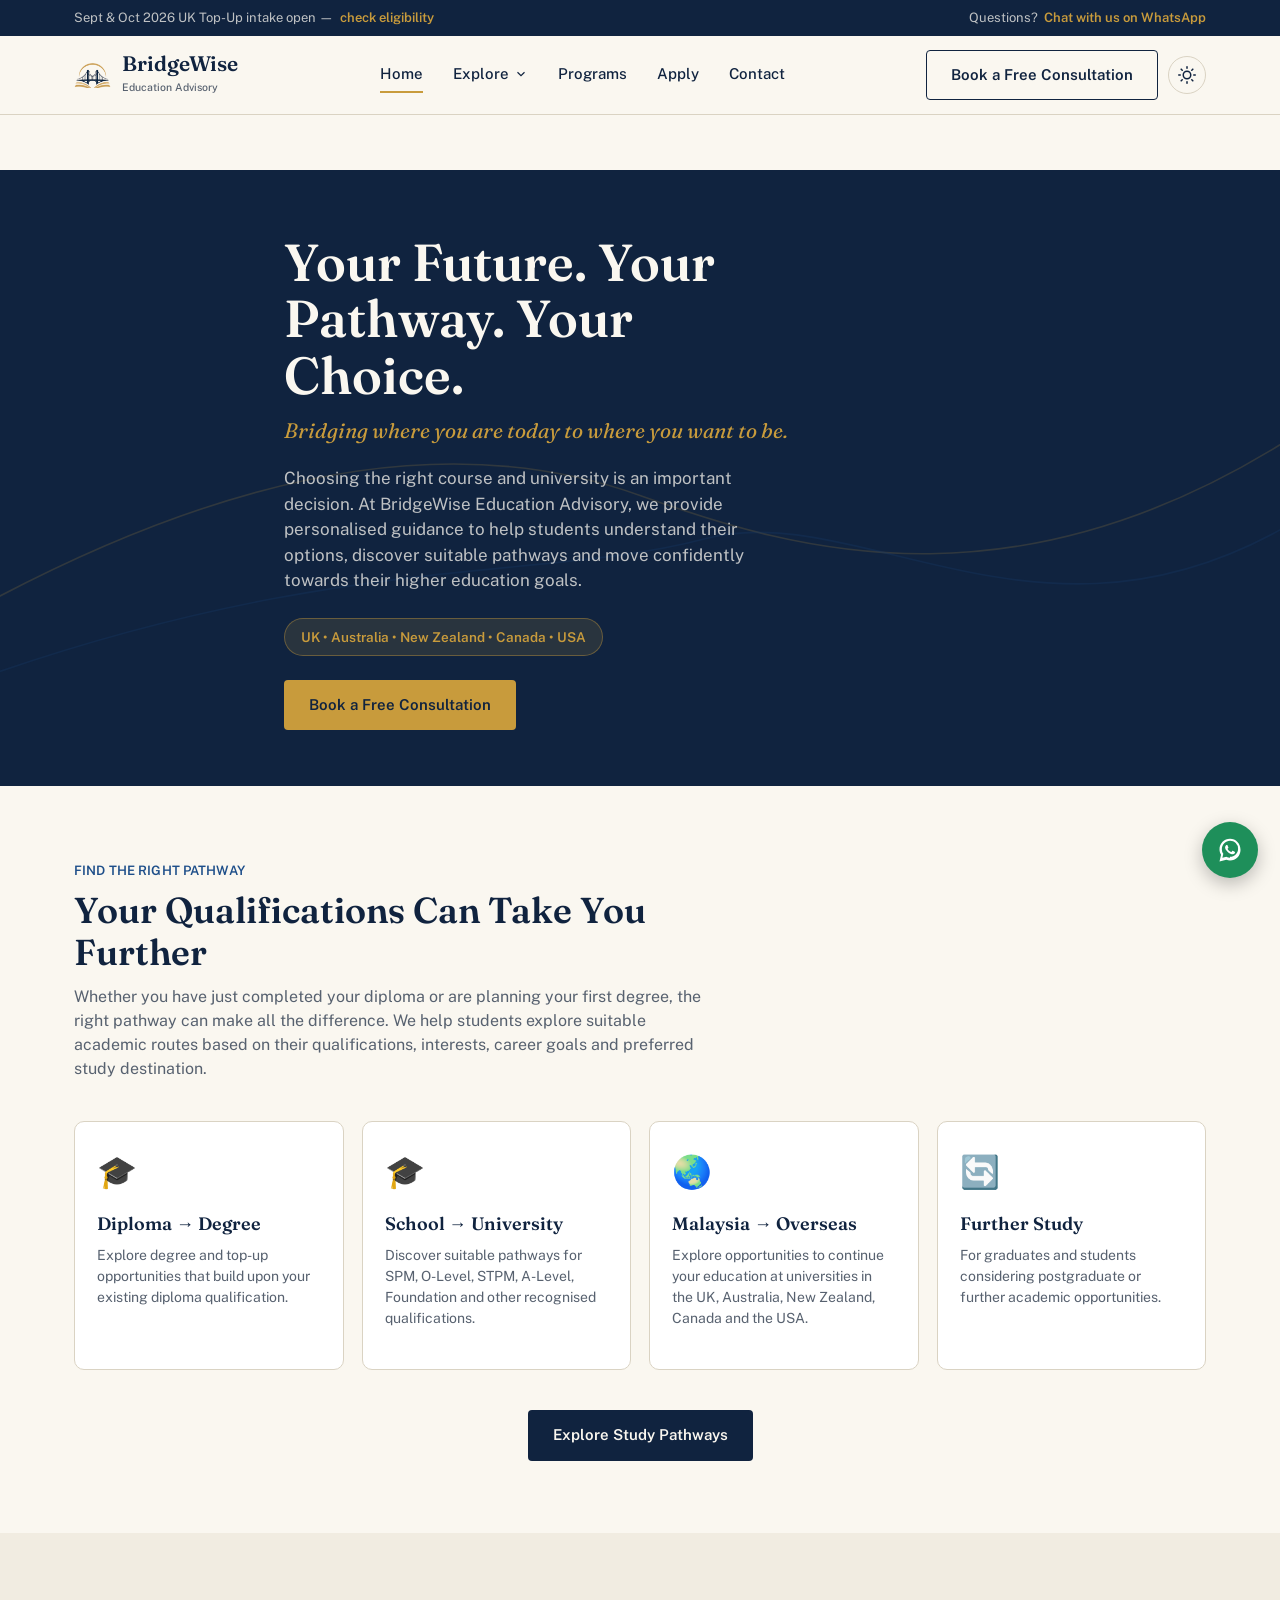
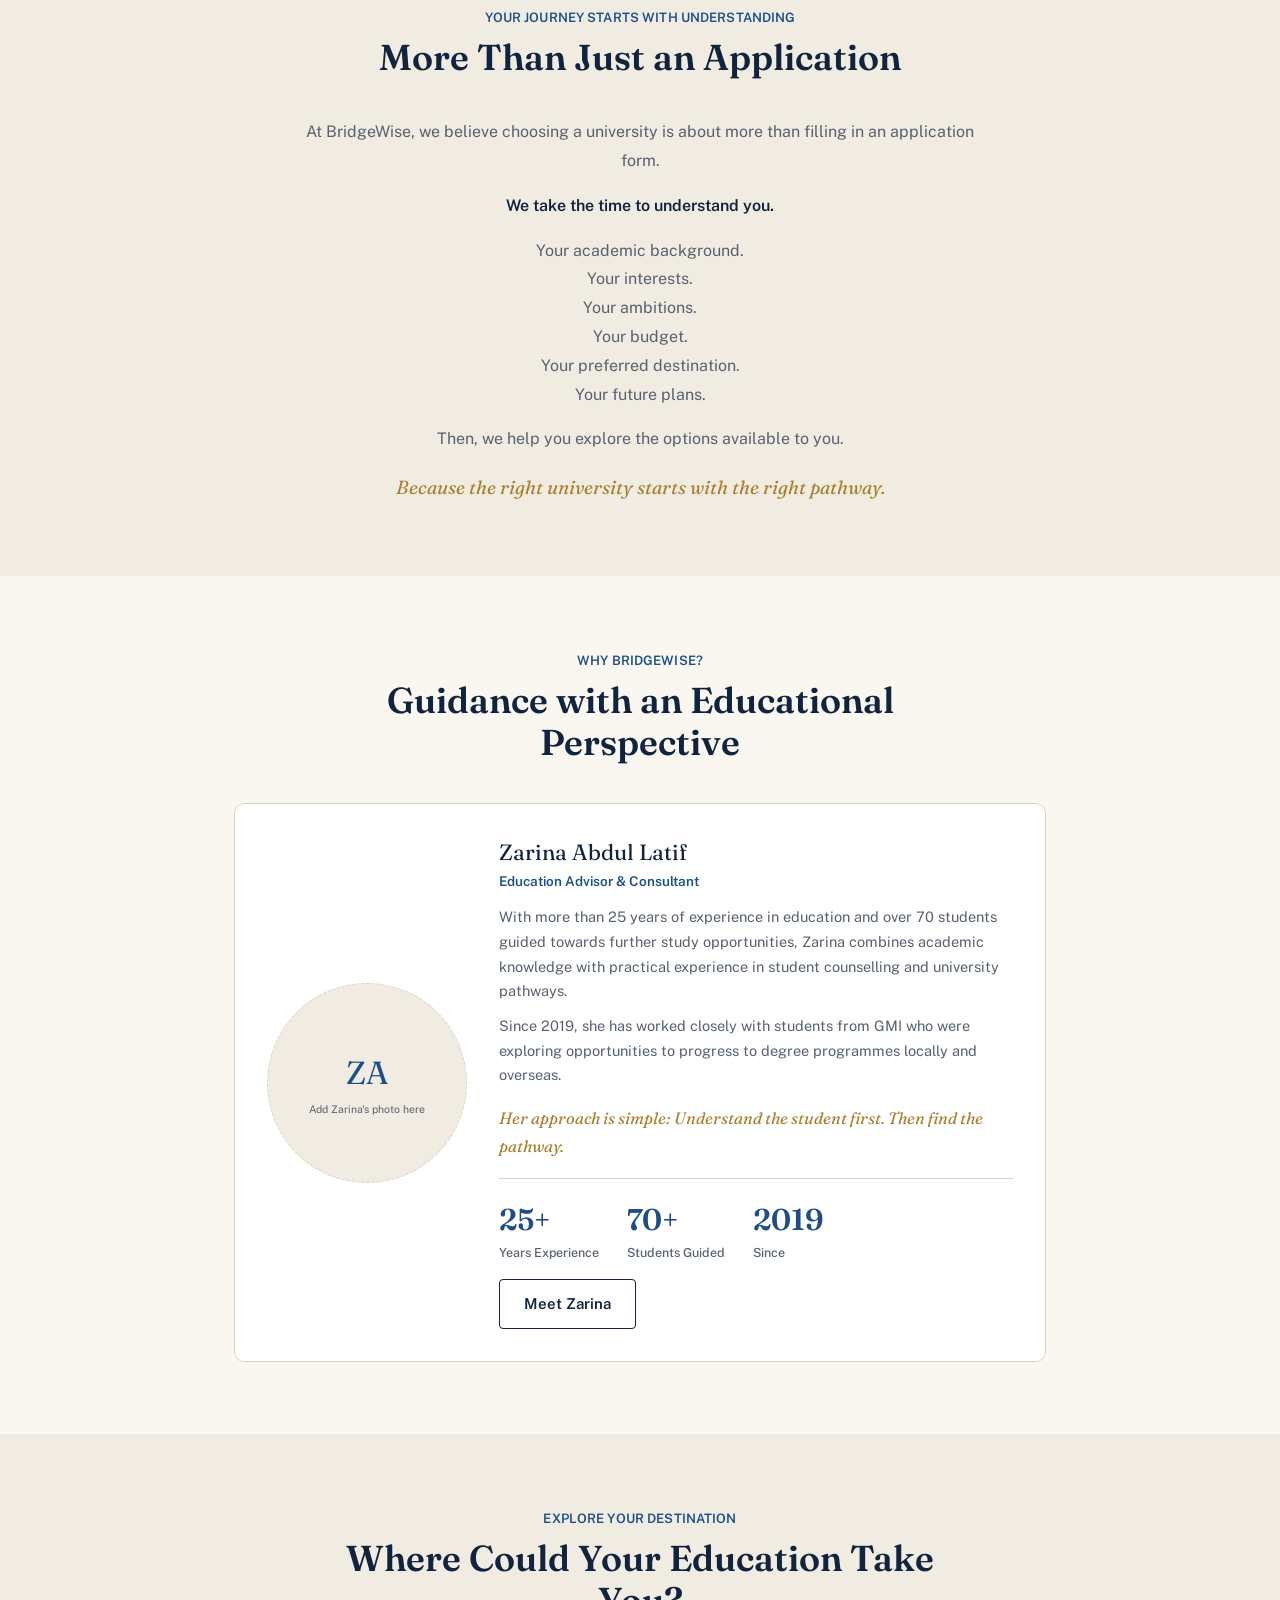
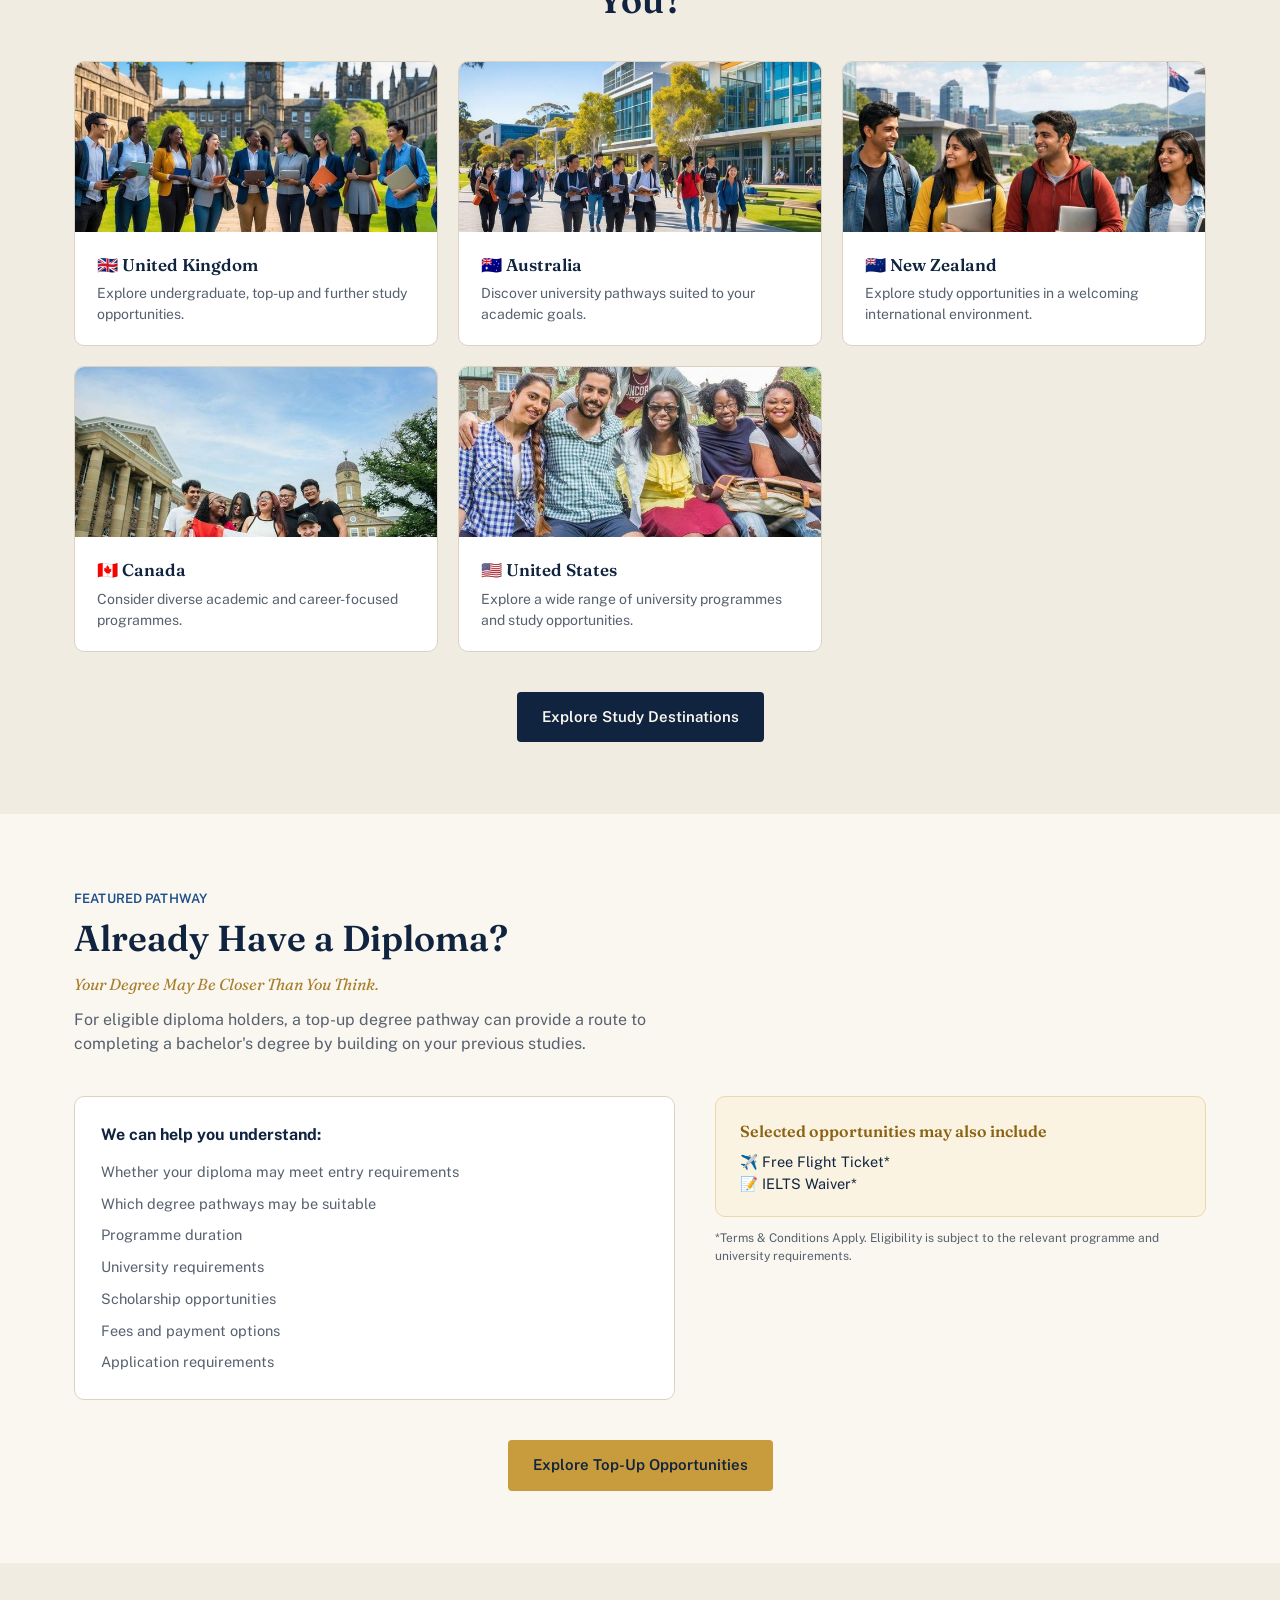
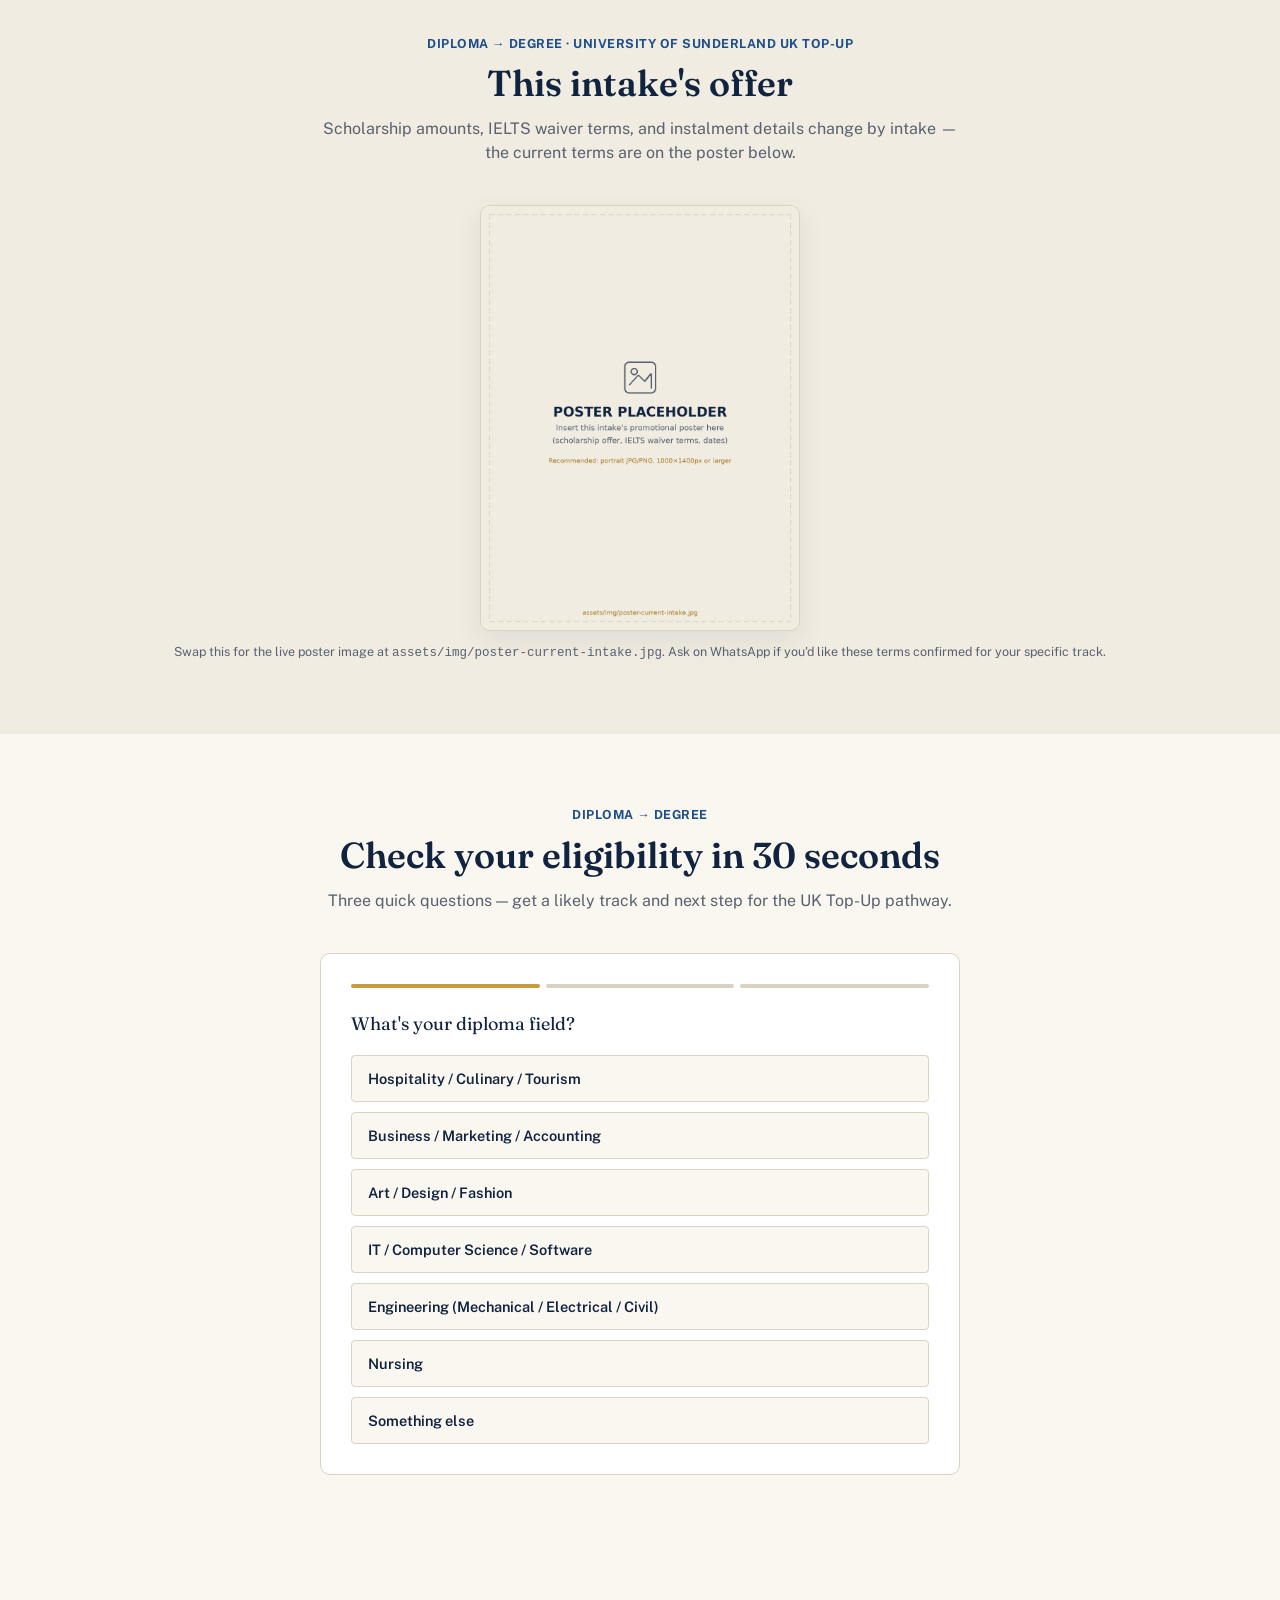
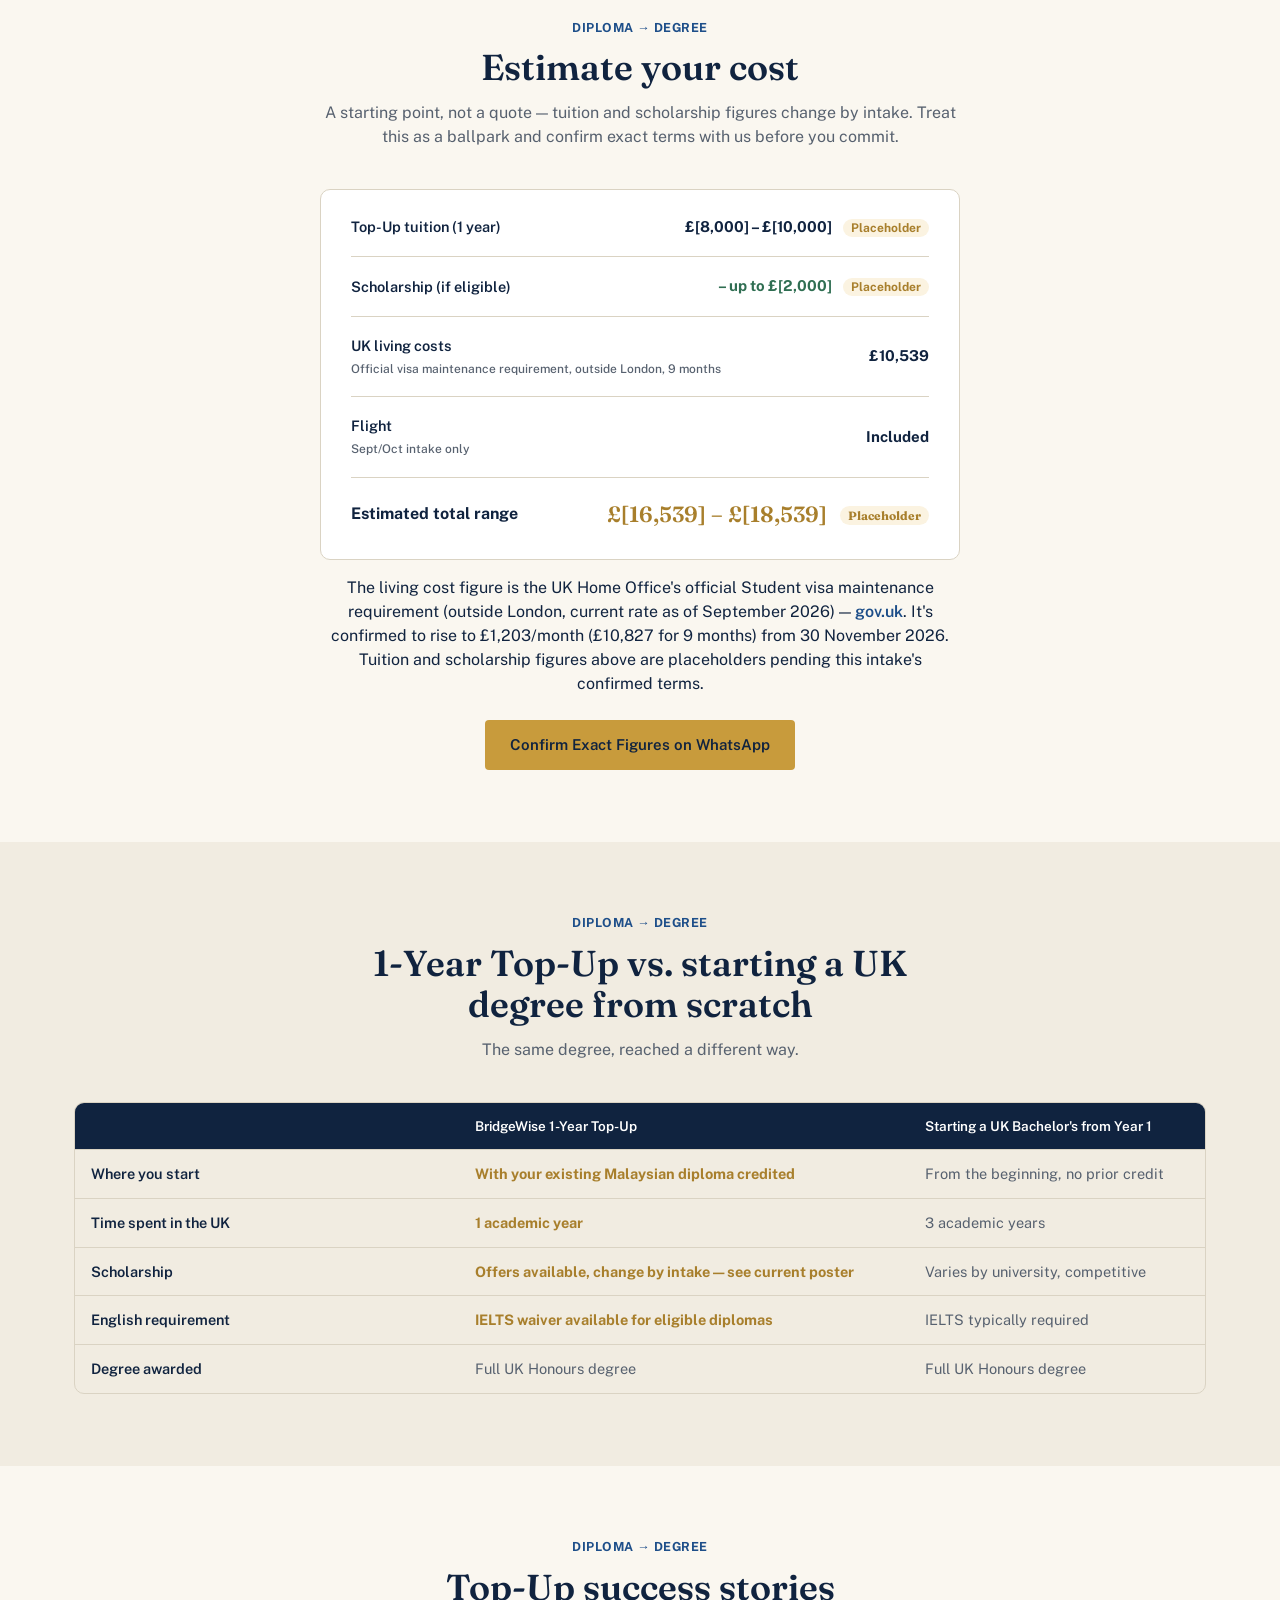
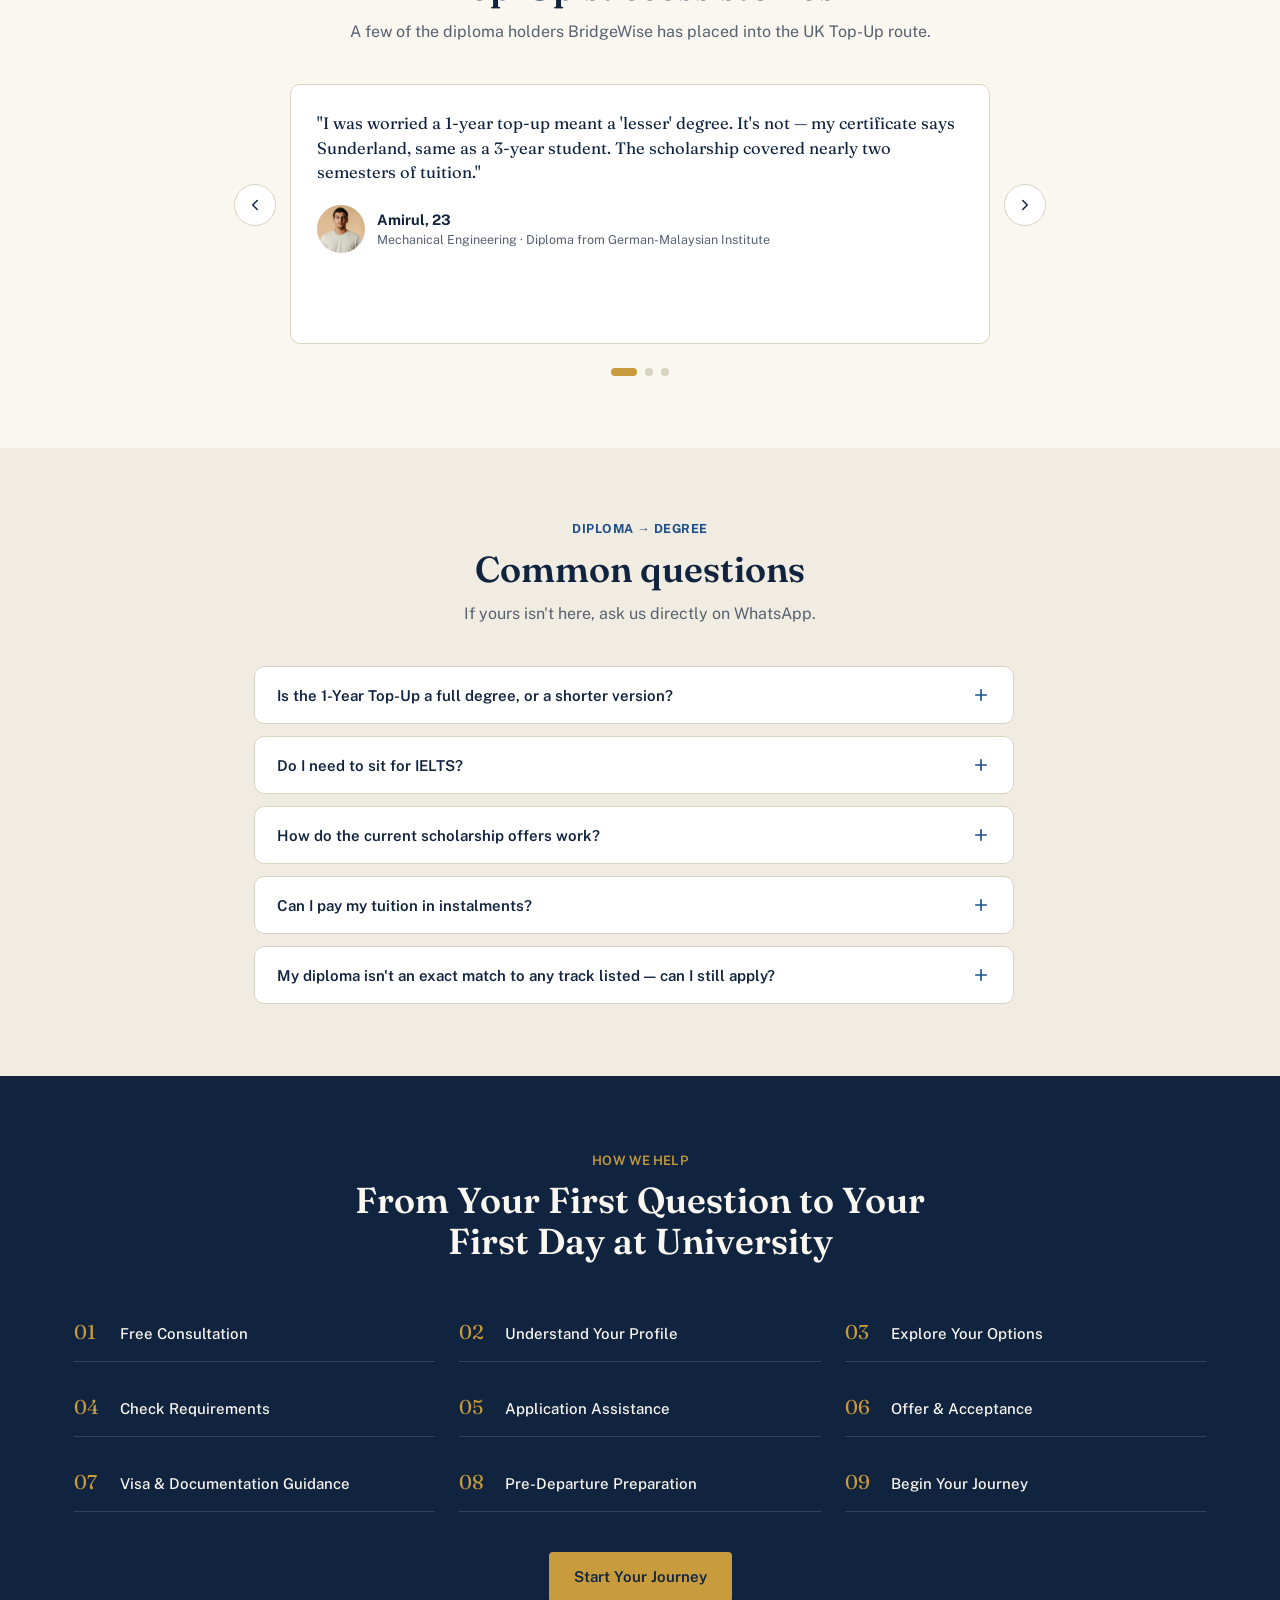
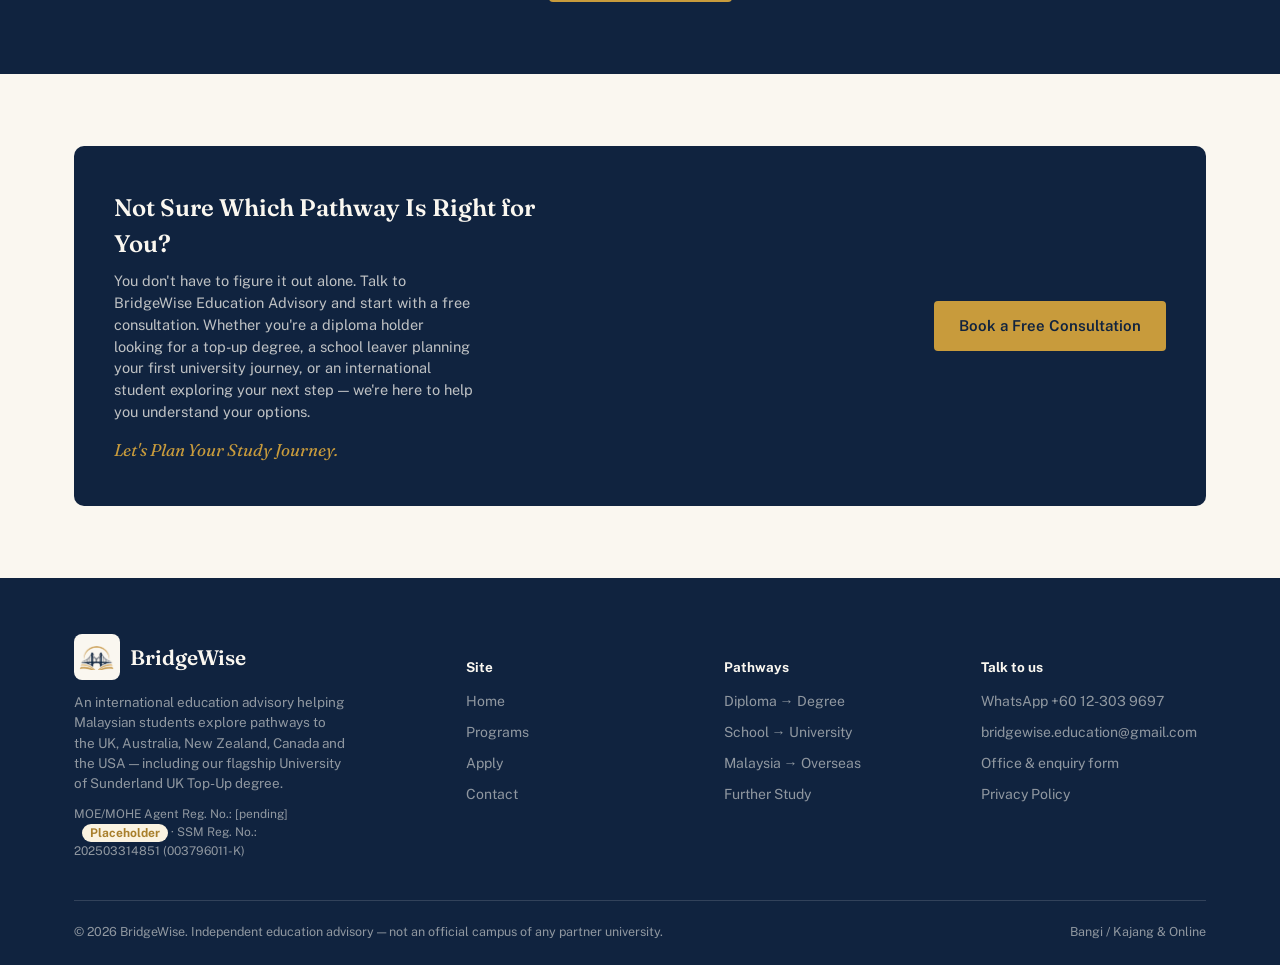
<file: index.html>
<!DOCTYPE html>
<html lang="en">
<head>
<meta charset="UTF-8">
<meta name="viewport" content="width=device-width, initial-scale=1.0">
<title>BridgeWise Education Advisory | Your Future. Your Pathway. Your Choice.</title>
<meta name="description" content="Personalised guidance for Malaysian students exploring pathways to study in the UK, Australia, New Zealand, Canada and the USA — including our flagship University of Sunderland UK Top-Up degree.">
<link rel="canonical" href="https://bridge-wise.vercel.app/index.html">

<meta property="og:type" content="website">
<meta property="og:site_name" content="BridgeWise Education Advisory">
<meta property="og:url" content="https://bridge-wise.vercel.app/index.html">
<meta property="og:title" content="BridgeWise Education Advisory | Your Future. Your Pathway. Your Choice.">
<meta property="og:description" content="Personalised guidance for Malaysian students exploring pathways to study in the UK, Australia, New Zealand, Canada and the USA.">
<meta property="og:image" content="https://bridge-wise.vercel.app/assets/img/bridgewise-logo.png">
<meta name="twitter:card" content="summary">
<meta name="twitter:title" content="BridgeWise Education Advisory">
<meta name="twitter:description" content="Your Future. Your Pathway. Your Choice.">
<meta name="twitter:image" content="https://bridge-wise.vercel.app/assets/img/bridgewise-logo.png">

<link rel="preconnect" href="https://fonts.googleapis.com">
<link rel="preconnect" href="https://fonts.gstatic.com" crossorigin>
<link rel="stylesheet" href="https://fonts.googleapis.com/css2?family=Fraunces:ital,opsz,wght@0,9..144,400;0,9..144,500;0,9..144,600;0,9..144,700;1,9..144,500&family=Public+Sans:wght@400;500;600;700;800&display=swap">
<link rel="stylesheet" href="assets/css/style.css?v=12">
<link rel="icon" type="image/png" href="assets/img/favicon-32.png">
<link rel="apple-touch-icon" href="assets/img/apple-touch-icon.png">

<script>
  document.documentElement.classList.add('js');
  // Apply saved theme before paint, so there is no flash of the wrong theme.
  try {
    var savedTheme = localStorage.getItem('bw_theme');
    if (savedTheme === 'dark') document.documentElement.setAttribute('data-theme', 'dark');
  } catch (e) {}
  setTimeout(function(){
    var els = document.querySelectorAll('.reveal');
    for (var i = 0; i < els.length; i++){ els[i].classList.add('in'); }
  }, 2500);
</script>

<script async src="https://www.googletagmanager.com/gtag/js?id=G-XXXXXXXXXX"></script>
<script>
  window.dataLayer = window.dataLayer || [];
  function gtag(){dataLayer.push(arguments);}
  gtag('js', new Date());
  gtag('config', 'G-XXXXXXXXXX'); // TODO: replace with real GA4 Measurement ID
</script>
<script>
  !function(f,b,e,v,n,t,s){if(f.fbq)return;n=f.fbq=function(){n.callMethod?
  n.callMethod.apply(n,arguments):n.queue.push(arguments)};if(!f._fbq)f._fbq=n;
  n.push=n;n.loaded=!0;n.version='2.0';n.queue=[];t=b.createElement(e);t.async=!0;
  t.src=v;s=b.getElementsByTagName(e)[0];s.parentNode.insertBefore(t,s)}(window,
  document,'script','https://connect.facebook.net/en_US/fbevents.js');
  fbq('init', 'PIXEL_ID_HERE'); // TODO: replace with real Meta Pixel ID
  fbq('track', 'PageView');
</script>

<script type="application/ld+json">
{
  "@context": "https://schema.org",
  "@type": "Organization",
  "name": "BridgeWise Education Advisory",
  "alternateName": "BridgeWise",
  "url": "https://bridge-wise.vercel.app/",
  "logo": "https://bridge-wise.vercel.app/assets/img/bridgewise-logo.png",
  "description": "International education advisory helping Malaysian students explore pathways to study in the UK, Australia, New Zealand, Canada and the USA.",
  "email": "bridgewise.education@gmail.com",
  "telephone": "+60123039697",
  "founder": { "@type": "Person", "name": "Zarina Abdul Latif" },
  "address": { "@type": "PostalAddress", "addressLocality": "Bangi / Kajang", "addressCountry": "MY" },
  "areaServed": "Malaysia",
  "identifier": { "@type": "PropertyValue", "name": "SSM Registration No.", "value": "202503314851 (003796011-K)" }
}
</script>
</head>
<body>

<div class="topbar">
  <div class="wrap">
    <span class="topbar-item">Sept &amp; Oct 2026 UK Top-Up intake open &mdash; <a href="apply.html">check eligibility</a></span>
    <span class="topbar-item">Questions? <a href="#" data-wa data-wa-msg="Hi BridgeWise, I'd like to find out more.">Chat with us on WhatsApp</a></span>
  </div>
</div>

<header class="nav">
  <div class="wrap">
    <a href="index.html" class="brand">
      <img src="assets/img/bridgewise-logo.png" alt="BridgeWise" class="brand-mark">
      <span>
        <span class="brand-name">BridgeWise</span>
        <span class="brand-tag">Education Advisory</span>
      </span>
    </a>
    <nav class="nav-links" id="nav-links">
      <a href="index.html" aria-current="page">Home</a>
      <div class="nav-dropdown">
        <button type="button" class="nav-dropdown-toggle">Explore
          <svg viewBox="0 0 24 24" fill="none" stroke="currentColor" stroke-width="2"><path d="M6 9l6 6 6-6"/></svg>
        </button>
        <div class="nav-dropdown-menu">
          <a href="index.html#pathways">Study Pathways</a>
          <a href="index.html#destinations">Destinations</a>
          <a href="index.html#why-bridgewise">Why BridgeWise</a>
          <a href="index.html#featured-pathway">UK Top-Up (Featured)</a>
          <a href="index.html#how-we-help">How We Help</a>
        </div>
      </div>
      <a href="programs.html">Programs</a>
      <a href="apply.html">Apply</a>
      <a href="contact.html">Contact</a>
    </nav>
    <div class="nav-cta">
      <a href="contact.html" class="btn btn-outline">Book a Free Consultation</a>
      <button class="theme-toggle" aria-label="Toggle dark/light theme">
        <svg class="icon-moon" viewBox="0 0 24 24" fill="none" stroke="currentColor" stroke-width="2" stroke-linecap="round" stroke-linejoin="round"><path d="M21 12.79A9 9 0 1 1 11.21 3 7 7 0 0 0 21 12.79z"/></svg>
        <svg class="icon-sun" viewBox="0 0 24 24" fill="none" stroke="currentColor" stroke-width="2" stroke-linecap="round" stroke-linejoin="round"><circle cx="12" cy="12" r="5"/><path d="M12 1v2M12 21v2M4.22 4.22l1.42 1.42M18.36 18.36l1.42 1.42M1 12h2M21 12h2M4.22 19.78l1.42-1.42M18.36 5.64l1.42-1.42"/></svg>
      </button>
      <button class="nav-toggle" aria-label="Toggle menu" aria-expanded="false">
        <svg viewBox="0 0 24 24" fill="none" stroke="currentColor" stroke-width="2"><path d="M3 6h18M3 12h18M3 18h18"/></svg>
      </button>
    </div>
  </div>
</header>

<nav class="section-nav" id="section-nav" aria-label="Page sections">
  <div class="wrap">
    <a href="#pathways">Pathways</a>
    <a href="#why-bridgewise">Why BridgeWise</a>
    <a href="#destinations">Destinations</a>
    <a href="#featured-pathway">UK Top-Up</a>
    <a href="#how-we-help">How We Help</a>
  </div>
</nav>

<!-- ============ HERO ============ -->
<section class="hero" style="padding:0;">
  <svg class="bridge-path" viewBox="0 0 1180 520" preserveAspectRatio="none" aria-hidden="true">
    <path d="M-50 420 C 250 250, 450 250, 590 300 S 950 420, 1230 220" stroke="#C89B3C" stroke-width="1.5" fill="none" opacity="0.35"/>
    <path d="M-50 480 C 300 350, 500 380, 650 340 S 980 480, 1230 300" stroke="#1D4E89" stroke-width="1.5" fill="none" opacity="0.35"/>
  </svg>

  <div class="hero-top" style="padding-bottom:56px;">
    <div class="wrap">
      <h1>Your Future. Your Pathway. Your Choice.</h1>
      <p class="hero-tagline">Bridging where you are today to where you want to be.</p>
      <p class="hero-sub">Choosing the right course and university is an important decision. At BridgeWise Education Advisory, we provide personalised guidance to help students understand their options, discover suitable pathways and move confidently towards their higher education goals.</p>
      <span class="hero-countries">UK &bull; Australia &bull; New Zealand &bull; Canada &bull; USA</span>
      <div class="mt-24">
        <a href="contact.html" class="btn btn-gold">Book a Free Consultation</a>
      </div>
    </div>
  </div>
</section>

<!-- ============ FIND THE RIGHT PATHWAY ============ -->
<section id="pathways">
  <div class="wrap">
    <div class="section-head reveal">
      <span class="eyebrow">FIND THE RIGHT PATHWAY</span>
      <h2 class="mt-8">Your Qualifications Can Take You Further</h2>
      <p>Whether you have just completed your diploma or are planning your first degree, the right pathway can make all the difference. We help students explore suitable academic routes based on their qualifications, interests, career goals and preferred study destination.</p>
    </div>

    <div class="pathway-grid">
      <div class="track-card">
        <div style="font-size:32px; margin-bottom:14px;">🎓</div>
        <h3>Diploma &rarr; Degree</h3>
        <p>Explore degree and top-up opportunities that build upon your existing diploma qualification.</p>
      </div>
      <div class="track-card">
        <div style="font-size:32px; margin-bottom:14px;">🎓</div>
        <h3>School &rarr; University</h3>
        <p>Discover suitable pathways for SPM, O-Level, STPM, A-Level, Foundation and other recognised qualifications.</p>
      </div>
      <div class="track-card">
        <div style="font-size:32px; margin-bottom:14px;">🌏</div>
        <h3>Malaysia &rarr; Overseas</h3>
        <p>Explore opportunities to continue your education at universities in the UK, Australia, New Zealand, Canada and the USA.</p>
      </div>
      <div class="track-card">
        <div style="font-size:32px; margin-bottom:14px;">🔄</div>
        <h3>Further Study</h3>
        <p>For graduates and students considering postgraduate or further academic opportunities.</p>
      </div>
    </div>

    <div class="text-center mt-40">
      <a href="programs.html" class="btn btn-navy">Explore Study Pathways</a>
    </div>
  </div>
</section>

<!-- ============ YOUR JOURNEY STARTS WITH UNDERSTANDING ============ -->
<section class="section-alt">
  <div class="wrap" style="max-width: 720px;">
    <div class="section-head center-head reveal">
      <span class="eyebrow">YOUR JOURNEY STARTS WITH UNDERSTANDING</span>
      <h2 class="mt-8">More Than Just an Application</h2>
    </div>
    <div class="text-center" style="font-size:16px; color:var(--slate); line-height:1.8;">
      <p>At BridgeWise, we believe choosing a university is about more than filling in an application form.</p>
      <p class="mt-16" style="color:var(--ink); font-weight:600;">We take the time to understand you.</p>
      <p class="mt-16">Your academic background.<br>Your interests.<br>Your ambitions.<br>Your budget.<br>Your preferred destination.<br>Your future plans.</p>
      <p class="mt-16">Then, we help you explore the options available to you.</p>
      <p class="mt-16" style="font-family:var(--font-display); font-style:italic; font-size:19px; color:var(--gold-deep);">Because the right university starts with the right pathway.</p>
    </div>
  </div>
</section>

<!-- ============ WHY BRIDGEWISE ============ -->
<section id="why-bridgewise">
  <div class="wrap" style="max-width: 860px;">
    <div class="section-head center-head reveal">
      <span class="eyebrow">WHY BRIDGEWISE?</span>
      <h2 class="mt-8">Guidance with an Educational Perspective</h2>
    </div>
    <div class="advisor-card">
      <div class="advisor-photo-placeholder">
        <span class="initials">ZA</span>
        <span class="note">Add Zarina's photo here</span>
      </div>
      <div>
        <div class="advisor-name">Zarina Abdul Latif</div>
        <div class="advisor-role">Education Advisor &amp; Consultant</div>
        <div class="advisor-bio">
          <p>With more than 25 years of experience in education and over 70 students guided towards further study opportunities, Zarina combines academic knowledge with practical experience in student counselling and university pathways.</p>
          <p>Since 2019, she has worked closely with students from GMI who were exploring opportunities to progress to degree programmes locally and overseas.</p>
          <p style="font-family:var(--font-display); font-style:italic; color:var(--gold-deep); font-size:16.5px; margin-top:16px;">Her approach is simple: Understand the student first. Then find the pathway.</p>
        </div>
        <div class="advisor-stats">
          <div class="advisor-stat"><span class="stat-num" data-count-to="25">0</span><span class="stat-num">+</span><div class="stat-label">Years Experience</div></div>
          <div class="advisor-stat"><span class="stat-num" data-count-to="70">0</span><span class="stat-num">+</span><div class="stat-label">Students Guided</div></div>
          <div class="advisor-stat"><span class="stat-num">2019</span><div class="stat-label">Since</div></div>
        </div>
        <a href="contact.html" class="btn btn-outline mt-16">Meet Zarina</a>
      </div>
    </div>
  </div>
</section>

<!-- ============ EXPLORE YOUR DESTINATION ============ -->
<section class="section-alt" id="destinations">
  <div class="wrap">
    <div class="section-head center-head reveal">
      <span class="eyebrow">EXPLORE YOUR DESTINATION</span>
      <h2 class="mt-8">Where Could Your Education Take You?</h2>
    </div>
    <div class="destination-grid">
      <div class="destination-card">
        <div class="img-wrap"><img src="assets/img/dest-uk.jpg" alt="Students on a UK university campus" loading="lazy"></div>
        <div class="destination-card-body">
          <h3>🇬🇧 United Kingdom</h3>
          <p>Explore undergraduate, top-up and further study opportunities.</p>
        </div>
      </div>
      <div class="destination-card">
        <div class="img-wrap"><img src="assets/img/dest-australia.jpg" alt="Students on an Australian university campus" loading="lazy"></div>
        <div class="destination-card-body">
          <h3>🇦🇺 Australia</h3>
          <p>Discover university pathways suited to your academic goals.</p>
        </div>
      </div>
      <div class="destination-card">
        <div class="img-wrap"><img src="assets/img/dest-nz.jpg" alt="Students in Auckland, New Zealand" loading="lazy"></div>
        <div class="destination-card-body">
          <h3>🇳🇿 New Zealand</h3>
          <p>Explore study opportunities in a welcoming international environment.</p>
        </div>
      </div>
      <div class="destination-card">
        <div class="img-wrap"><img src="assets/img/dest-canada.jpg" alt="Students holding a Canadian flag on campus" loading="lazy"></div>
        <div class="destination-card-body">
          <h3>🇨🇦 Canada</h3>
          <p>Consider diverse academic and career-focused programmes.</p>
        </div>
      </div>
      <div class="destination-card">
        <div class="img-wrap"><img src="assets/img/dest-usa.jpg" alt="Students on a United States university campus" loading="lazy"></div>
        <div class="destination-card-body">
          <h3>🇺🇸 United States</h3>
          <p>Explore a wide range of university programmes and study opportunities.</p>
        </div>
      </div>
    </div>
    <div class="text-center mt-40">
      <a href="programs.html" class="btn btn-navy">Explore Study Destinations</a>
    </div>
  </div>
</section>

<!-- ============ FEATURED PATHWAY ============ -->
<section id="featured-pathway">
  <div class="wrap">
    <div class="section-head reveal">
      <span class="eyebrow">FEATURED PATHWAY</span>
      <h2 class="mt-8">Already Have a Diploma?</h2>
      <p class="hero-tagline" style="color:var(--gold-deep);">Your Degree May Be Closer Than You Think.</p>
      <p class="mt-16">For eligible diploma holders, a top-up degree pathway can provide a route to completing a bachelor's degree by building on your previous studies.</p>
    </div>

    <div class="split-2">
      <div class="card">
        <strong>We can help you understand:</strong>
        <ul style="margin-top:14px; display:flex; flex-direction:column; gap:10px; font-size:14.5px; color:var(--slate);">
          <li>Whether your diploma may meet entry requirements</li>
          <li>Which degree pathways may be suitable</li>
          <li>Programme duration</li>
          <li>University requirements</li>
          <li>Scholarship opportunities</li>
          <li>Fees and payment options</li>
          <li>Application requirements</li>
        </ul>
      </div>
      <div>
        <div class="callout">
          <h4>Selected opportunities may also include</h4>
          <p class="mt-8">&#9992;&#65039; Free Flight Ticket*<br>&#128221; IELTS Waiver*</p>
        </div>
        <p style="font-size:12px; color:var(--slate); margin-top:12px;">*Terms &amp; Conditions Apply. Eligibility is subject to the relevant programme and university requirements.</p>
      </div>
    </div>

    <div class="text-center mt-40">
      <a href="programs.html" class="btn btn-gold">Explore Top-Up Opportunities</a>
    </div>
  </div>
</section>

<!-- ============ FEATURED PATHWAY: current offer poster ============ -->
<section class="section-alt">
  <div class="wrap">
    <div class="subsection-label text-center">Diploma &rarr; Degree &middot; University of Sunderland UK Top-Up</div>
    <div class="section-head center-head reveal">
      <h2>This intake's offer</h2>
      <p>Scholarship amounts, IELTS waiver terms, and instalment details change by intake &mdash; the current terms are on the poster below.</p>
    </div>
    <div class="poster-frame">
      <img src="assets/img/poster-placeholder.png" alt="Current intake promotional poster — placeholder, to be replaced with the live offer poster" loading="lazy">
    </div>
    <p class="poster-caption">Swap this for the live poster image at <code>assets/img/poster-current-intake.jpg</code>. Ask on WhatsApp if you'd like these terms confirmed for your specific track.</p>
  </div>
</section>

<!-- ============ FEATURED PATHWAY: eligibility quiz ============ -->
<section>
  <div class="wrap">
    <div class="subsection-label text-center">Diploma &rarr; Degree</div>
    <div class="section-head center-head reveal">
      <h2>Check your eligibility in 30 seconds</h2>
      <p>Three quick questions &mdash; get a likely track and next step for the UK Top-Up pathway.</p>
    </div>

    <div class="quiz-card" id="eligibility-quiz">
      <div class="quiz-progress"><span></span><span></span><span></span></div>

      <div class="quiz-step active" data-step="0">
        <div class="quiz-question">What's your diploma field?</div>
        <div class="quiz-options" data-question="field">
          <button type="button" class="quiz-option" data-value="Hospitality Management">Hospitality / Culinary / Tourism</button>
          <button type="button" class="quiz-option" data-value="Business Management">Business / Marketing / Accounting</button>
          <button type="button" class="quiz-option" data-value="Art & Design">Art / Design / Fashion</button>
          <button type="button" class="quiz-option" data-value="Computing">IT / Computer Science / Software</button>
          <button type="button" class="quiz-option" data-value="Engineering">Engineering (Mechanical / Electrical / Civil)</button>
          <button type="button" class="quiz-option" data-value="Nursing">Nursing</button>
          <button type="button" class="quiz-option" data-value="Other">Something else</button>
        </div>
      </div>

      <div class="quiz-step" data-step="1">
        <div class="quiz-question">What's your current or final CGPA?</div>
        <div class="quiz-options" data-question="cgpa">
          <button type="button" class="quiz-option" data-value="3.50+">3.50 and above</button>
          <button type="button" class="quiz-option" data-value="3.00-3.49">3.00 &ndash; 3.49</button>
          <button type="button" class="quiz-option" data-value="2.50-2.99">2.50 &ndash; 2.99</button>
          <button type="button" class="quiz-option" data-value="below-2.50">Below 2.50 / not sure yet</button>
        </div>
        <button type="button" class="quiz-back" data-back>&larr; Back</button>
      </div>

      <div class="quiz-step" data-step="2">
        <div class="quiz-question">Was your diploma taught and examined in English?</div>
        <div class="quiz-options" data-question="english">
          <button type="button" class="quiz-option" data-value="yes">Yes</button>
          <button type="button" class="quiz-option" data-value="no">No</button>
          <button type="button" class="quiz-option" data-value="unsure">Not sure</button>
        </div>
        <button type="button" class="quiz-back" data-back>&larr; Back</button>
      </div>

      <div class="quiz-result" id="quiz-result">
        <div class="quiz-result-track">
          <div class="label">LIKELY TRACK</div>
          <div class="value" id="quiz-track-value">&mdash;</div>
        </div>
        <p class="quiz-note" id="quiz-cgpa-note"></p>
        <p class="quiz-note" id="quiz-ielts-note"></p>
        <div class="quiz-cta">
          <a href="apply.html" class="btn btn-gold">Start My Application</a>
          <a href="#" class="btn btn-outline" id="quiz-wa-link">WhatsApp a Counsellor</a>
        </div>
        <button type="button" class="quiz-restart" id="quiz-restart">Start over</button>
      </div>
    </div>
  </div>
</section>

<!-- ============ FEATURED PATHWAY: cost estimate ============ -->
<section>
  <div class="wrap">
    <div class="subsection-label text-center">Diploma &rarr; Degree</div>
    <div class="section-head center-head reveal">
      <h2>Estimate your cost</h2>
      <p>A starting point, not a quote &mdash; tuition and scholarship figures change by intake. Treat this as a ballpark and confirm exact terms with us before you commit.</p>
    </div>

    <div class="calc-card">
      <div class="calc-row">
        <span class="calc-label">Top-Up tuition (1 year)</span>
        <span class="calc-value">&pound;[8,000] &ndash; &pound;[10,000] <span class="placeholder-note">Placeholder</span></span>
      </div>
      <div class="calc-row">
        <span class="calc-label">Scholarship (if eligible)</span>
        <span class="calc-value calc-negative">&ndash; up to &pound;[2,000] <span class="placeholder-note">Placeholder</span></span>
      </div>
      <div class="calc-row">
        <span class="calc-label">UK living costs<br><span class="calc-sublabel">Official visa maintenance requirement, outside London, 9 months</span></span>
        <span class="calc-value">&pound;10,539</span>
      </div>
      <div class="calc-row">
        <span class="calc-label">Flight<br><span class="calc-sublabel">Sept/Oct intake only</span></span>
        <span class="calc-value">Included</span>
      </div>
      <div class="calc-total-row">
        <span class="calc-label">Estimated total range</span>
        <span class="calc-total-value">&pound;[16,539] &ndash; &pound;[18,539] <span class="placeholder-note">Placeholder</span></span>
      </div>
    </div>

    <p class="hint text-center mt-16" style="max-width:640px; margin-left:auto; margin-right:auto;">The living cost figure is the UK Home Office's official Student visa maintenance requirement (outside London, current rate as of September 2026) &mdash; <a href="https://www.gov.uk/student-visa/money" target="_blank" style="color:var(--bridge); font-weight:600;">gov.uk</a>. It's confirmed to rise to &pound;1,203/month (&pound;10,827 for 9 months) from 30 November 2026. Tuition and scholarship figures above are placeholders pending this intake's confirmed terms.</p>

    <div class="text-center mt-24">
      <a href="#" class="btn btn-gold" data-wa data-wa-msg="Hi BridgeWise, can you confirm the exact tuition and scholarship figures for this intake?">Confirm Exact Figures on WhatsApp</a>
    </div>
  </div>
</section>

<!-- ============ FEATURED PATHWAY: comparison ============ -->
<section class="section-alt">
  <div class="wrap">
    <div class="subsection-label text-center">Diploma &rarr; Degree</div>
    <div class="section-head center-head reveal">
      <h2>1-Year Top-Up vs. starting a UK degree from scratch</h2>
      <p>The same degree, reached a different way.</p>
    </div>
    <p class="scroll-hint">&larr; Swipe to see the full comparison &rarr;</p>
    <div class="table-wrap compare">
      <table>
        <thead>
          <tr><th>&nbsp;</th><th>BridgeWise 1-Year Top-Up</th><th>Starting a UK Bachelor's from Year 1</th></tr>
        </thead>
        <tbody>
          <tr><td>Where you start</td><td class="highlight">With your existing Malaysian diploma credited</td><td>From the beginning, no prior credit</td></tr>
          <tr><td>Time spent in the UK</td><td class="highlight">1 academic year</td><td>3 academic years</td></tr>
          <tr><td>Scholarship</td><td class="highlight">Offers available, change by intake &mdash; see current poster</td><td>Varies by university, competitive</td></tr>
          <tr><td>English requirement</td><td class="highlight">IELTS waiver available for eligible diplomas</td><td>IELTS typically required</td></tr>
          <tr><td>Degree awarded</td><td>Full UK Honours degree</td><td>Full UK Honours degree</td></tr>
        </tbody>
      </table>
    </div>
  </div>
</section>

<!-- ============ FEATURED PATHWAY: success stories ============ -->
<section>
  <div class="wrap">
    <div class="subsection-label text-center">Diploma &rarr; Degree</div>
    <div class="section-head center-head reveal">
      <h2>Top-Up success stories</h2>
      <p>A few of the diploma holders BridgeWise has placed into the UK Top-Up route.</p>
    </div>
    <div class="testi-carousel" id="testi-carousel">
      <button type="button" class="testi-arrow testi-prev" aria-label="Previous story">
        <svg viewBox="0 0 24 24" fill="none" stroke="currentColor" stroke-width="2" stroke-linecap="round" stroke-linejoin="round"><path d="M15 18l-6-6 6-6"/></svg>
      </button>

      <div class="testi-track">
        <div class="testi-slide active">
          <div class="testi-card">
            <p class="testi-quote">"I was worried a 1-year top-up meant a 'lesser' degree. It's not &mdash; my certificate says Sunderland, same as a 3-year student. The scholarship covered nearly two semesters of tuition."</p>
            <div class="testi-person">
              <img src="assets/img/student-eng.jpg" alt="Portrait of Amirul, Mechanical Engineering Top-Up student" loading="lazy">
              <div>
                <div class="testi-name">Amirul, 23</div>
                <div class="testi-role">Mechanical Engineering &middot; Diploma from German-Malaysian Institute</div>
              </div>
            </div>
          </div>
        </div>

        <div class="testi-slide">
          <div class="testi-card">
            <p class="testi-quote">"The IELTS waiver was the deciding factor for me &mdash; I'd already sat for it twice. BridgeWise's counsellor checked my eligibility over WhatsApp before I even paid the application fee."</p>
            <div class="testi-person">
              <img src="assets/img/student-biz.jpg" alt="Portrait of Nur Athirah, Business Management Top-Up student" loading="lazy">
              <div>
                <div class="testi-name">Nur Athirah, 22</div>
                <div class="testi-role">Business Management &middot; Diploma from a Malaysian polytechnic</div>
              </div>
            </div>
          </div>
        </div>

        <div class="testi-slide">
          <div class="testi-card">
            <p class="testi-quote">"Instalments made it possible for my parents to say yes. We paid per semester instead of one lump sum, and the free flight for the September intake covered the one cost we hadn't budgeted for."</p>
            <div class="testi-person">
              <img src="assets/img/student-comp.jpg" alt="Portrait of Danial, Computing Top-Up student" loading="lazy">
              <div>
                <div class="testi-name">Danial, 24</div>
                <div class="testi-role">Computing &middot; Diploma in Information Technology</div>
              </div>
            </div>
          </div>
        </div>
      </div>

      <button type="button" class="testi-arrow testi-next" aria-label="Next story">
        <svg viewBox="0 0 24 24" fill="none" stroke="currentColor" stroke-width="2" stroke-linecap="round" stroke-linejoin="round"><path d="M9 18l6-6-6-6"/></svg>
      </button>

      <div class="testi-dots">
        <button type="button" class="testi-dot active" data-slide="0" aria-label="Story 1"></button>
        <button type="button" class="testi-dot" data-slide="1" aria-label="Story 2"></button>
        <button type="button" class="testi-dot" data-slide="2" aria-label="Story 3"></button>
      </div>
    </div>
  </div>
</section>

<!-- ============ FEATURED PATHWAY: FAQ ============ -->
<section class="section-alt">
  <div class="wrap" style="max-width: 820px;">
    <div class="subsection-label text-center">Diploma &rarr; Degree</div>
    <div class="section-head center-head reveal">
      <h2>Common questions</h2>
      <p>If yours isn't here, ask us directly on WhatsApp.</p>
    </div>
    <div class="faq-list">

      <div class="faq-item">
        <button class="faq-question">
          Is the 1-Year Top-Up a full degree, or a shorter version?
          <svg class="plus" viewBox="0 0 24 24" fill="none" stroke="currentColor" stroke-width="2"><path d="M12 5v14M5 12h14"/></svg>
        </button>
        <div class="faq-answer"><div class="faq-answer-inner">It's a full Honours degree. Your Malaysian diploma is credited toward the earlier years of the programme, so the 1 year you spend in the UK completes the same degree a 3-year student receives.</div></div>
      </div>

      <div class="faq-item">
        <button class="faq-question">
          Do I need to sit for IELTS?
          <svg class="plus" viewBox="0 0 24 24" fill="none" stroke="currentColor" stroke-width="2"><path d="M12 5v14M5 12h14"/></svg>
        </button>
        <div class="faq-answer"><div class="faq-answer-inner">Not necessarily. If your diploma was taught and examined in English, you may qualify for an IELTS waiver, subject to the university's document review. BridgeWise checks this as part of your eligibility review.</div></div>
      </div>

      <div class="faq-item">
        <button class="faq-question">
          How do the current scholarship offers work?
          <svg class="plus" viewBox="0 0 24 24" fill="none" stroke="currentColor" stroke-width="2"><path d="M12 5v14M5 12h14"/></svg>
        </button>
        <div class="faq-answer"><div class="faq-answer-inner">Scholarship and fee offers change by intake, so exact terms are published on each intake's poster rather than fixed on this page. Check the <a href="#featured-pathway" style="color:var(--bridge); font-weight:600;">current poster above</a> or ask us on WhatsApp for this intake's terms.</div></div>
      </div>

      <div class="faq-item">
        <button class="faq-question">
          Can I pay my tuition in instalments?
          <svg class="plus" viewBox="0 0 24 24" fill="none" stroke="currentColor" stroke-width="2"><path d="M12 5v14M5 12h14"/></svg>
        </button>
        <div class="faq-answer"><div class="faq-answer-inner">Yes. Tuition remaining after any scholarship is deducted can be split across the academic year instead of paid upfront in one sum. Your BridgeWise counsellor will walk you through the exact schedule.</div></div>
      </div>

      <div class="faq-item">
        <button class="faq-question">
          My diploma isn't an exact match to any track listed &mdash; can I still apply?
          <svg class="plus" viewBox="0 0 24 24" fill="none" stroke="currentColor" stroke-width="2"><path d="M12 5v14M5 12h14"/></svg>
        </button>
        <div class="faq-answer"><div class="faq-answer-inner">Possibly. Send your transcript over WhatsApp and a counsellor will confirm whether your diploma qualifies for a track, or which one is the closest fit.</div></div>
      </div>

    </div>
  </div>
</section>

<!-- ============ HOW WE HELP ============ -->
<section class="section-navy" id="how-we-help">
  <div class="wrap">
    <div class="section-head center-head reveal">
      <span class="eyebrow" style="color:var(--gold);">HOW WE HELP</span>
      <h2 class="mt-8">From Your First Question to Your First Day at University</h2>
    </div>
    <div class="process-grid">
      <div class="process-step"><span class="pnum">01</span><span class="plabel">Free Consultation</span></div>
      <div class="process-step"><span class="pnum">02</span><span class="plabel">Understand Your Profile</span></div>
      <div class="process-step"><span class="pnum">03</span><span class="plabel">Explore Your Options</span></div>
      <div class="process-step"><span class="pnum">04</span><span class="plabel">Check Requirements</span></div>
      <div class="process-step"><span class="pnum">05</span><span class="plabel">Application Assistance</span></div>
      <div class="process-step"><span class="pnum">06</span><span class="plabel">Offer &amp; Acceptance</span></div>
      <div class="process-step"><span class="pnum">07</span><span class="plabel">Visa &amp; Documentation Guidance</span></div>
      <div class="process-step"><span class="pnum">08</span><span class="plabel">Pre-Departure Preparation</span></div>
      <div class="process-step"><span class="pnum">09</span><span class="plabel">Begin Your Journey</span></div>
    </div>
    <div class="text-center mt-40">
      <a href="apply.html" class="btn btn-gold">Start Your Journey</a>
    </div>
  </div>
</section>

<!-- ============ YOUR NEXT STEP ============ -->
<section>
  <div class="wrap">
    <div class="agent-band">
      <div>
        <h3>Not Sure Which Pathway Is Right for You?</h3>
        <p>You don't have to figure it out alone. Talk to BridgeWise Education Advisory and start with a free consultation. Whether you're a diploma holder looking for a top-up degree, a school leaver planning your first university journey, or an international student exploring your next step &mdash; we're here to help you understand your options.</p>
        <p style="font-family:var(--font-display); font-style:italic; color:var(--gold); font-size:17px; margin-top:14px;">Let's Plan Your Study Journey.</p>
      </div>
      <div class="agent-band-cta">
        <a href="contact.html" class="btn btn-gold">Book a Free Consultation</a>
      </div>
    </div>
  </div>
</section>

<!-- ============ FOOTER ============ -->
<footer>
  <div class="wrap">
    <div class="foot-grid">
      <div class="foot-brand">
        <div class="brand">
          <span class="brand-mark-chip"><img src="assets/img/bridgewise-logo.png" alt="BridgeWise" class="brand-mark"></span>
          <span class="brand-name" style="color:var(--on-inverse);">BridgeWise</span>
        </div>
        <p>An international education advisory helping Malaysian students explore pathways to the UK, Australia, New Zealand, Canada and the USA &mdash; including our flagship University of Sunderland UK Top-Up degree.</p>
        <p style="font-size:12px; color:var(--on-inverse-softer); margin-top:12px;">MOE/MOHE Agent Reg. No.: [pending] <span class="placeholder-note">Placeholder</span> &middot; SSM Reg. No.: 202503314851 (003796011-K)</p>
      </div>
      <div>
        <h5>Site</h5>
        <ul>
          <li><a href="index.html">Home</a></li>
          <li><a href="programs.html">Programs</a></li>
          <li><a href="apply.html">Apply</a></li>
          <li><a href="contact.html">Contact</a></li>
        </ul>
      </div>
      <div>
        <h5>Pathways</h5>
        <ul>
          <li><a href="#featured-pathway">Diploma &rarr; Degree</a></li>
          <li><a href="programs.html">School &rarr; University</a></li>
          <li><a href="programs.html">Malaysia &rarr; Overseas</a></li>
          <li><a href="programs.html">Further Study</a></li>
        </ul>
      </div>
      <div>
        <h5>Talk to us</h5>
        <ul>
          <li><a href="#" data-wa>WhatsApp +60 12-303 9697</a></li>
          <li><a href="mailto:bridgewise.education@gmail.com">bridgewise.education@gmail.com</a></li>
          <li><a href="contact.html">Office &amp; enquiry form</a></li>
          <li><a href="privacy.html">Privacy Policy</a></li>
        </ul>
      </div>
    </div>
    <div class="foot-bottom">
      <span>&copy; <span id="year"></span> BridgeWise. Independent education advisory &mdash; not an official campus of any partner university.</span>
      <span>Bangi / Kajang &amp; Online</span>
    </div>
  </div>
</footer>

<button class="back-to-top" aria-label="Back to top">
  <svg viewBox="0 0 24 24" fill="none" stroke="currentColor" stroke-width="2" stroke-linecap="round" stroke-linejoin="round"><path d="M12 19V5M5 12l7-7 7 7"/></svg>
</button>

<a href="#" class="wa-float" data-wa aria-label="Chat with BridgeWise on WhatsApp">
  <svg viewBox="0 0 32 32" fill="currentColor" aria-hidden="true"><path d="M16.01 3C9.38 3 4 8.38 4 15.01c0 2.35.65 4.55 1.78 6.43L4 29l7.76-1.73a11.9 11.9 0 0 0 4.25.78h.01c6.63 0 12-5.38 12-12.01C28.02 8.38 22.64 3 16.01 3zm0 21.82c-1.34 0-2.65-.29-3.83-.86l-.28-.14-4.6 1.02 1.05-4.48-.18-.29a9.7 9.7 0 0 1-1.5-5.06C6.67 9.53 10.9 5.3 16.01 5.3c2.47 0 4.79.97 6.53 2.72a9.17 9.17 0 0 1 2.7 6.5c0 5.11-4.23 9.3-9.23 9.3zm5.06-6.96c-.28-.14-1.64-.81-1.9-.9-.25-.1-.44-.14-.62.13-.18.28-.72.9-.88 1.08-.16.18-.32.2-.6.07-.28-.14-1.17-.43-2.23-1.37a8.35 8.35 0 0 1-1.54-1.92c-.16-.28-.02-.43.12-.57.13-.13.28-.32.42-.49.14-.16.18-.28.28-.46.09-.18.05-.35-.02-.49-.07-.14-.62-1.5-.85-2.05-.22-.53-.45-.46-.62-.47-.16-.01-.35-.01-.53-.01-.18 0-.49.07-.74.35-.25.28-.97.95-.97 2.31s1 2.68 1.14 2.87c.14.18 1.97 3.01 4.77 4.22.67.29 1.19.46 1.6.59.67.21 1.28.18 1.76.11.54-.08 1.64-.67 1.87-1.32.23-.65.23-1.2.16-1.32-.07-.11-.25-.18-.53-.32z"/></svg>
</a>

<nav class="bottom-nav" aria-label="Mobile navigation">
  <a href="index.html" class="bottom-nav-item" data-page="index.html">
    <svg viewBox="0 0 24 24" fill="none" stroke="currentColor" stroke-width="2" stroke-linecap="round" stroke-linejoin="round"><path d="M3 9l9-7 9 7v11a2 2 0 0 1-2 2H5a2 2 0 0 1-2-2z"/><path d="M9 22V12h6v10"/></svg>
    <span>Home</span>
  </a>
  <a href="apply.html" class="bottom-nav-item" data-page="apply.html">
    <svg viewBox="0 0 24 24" fill="none" stroke="currentColor" stroke-width="2" stroke-linecap="round" stroke-linejoin="round"><path d="M14 2H6a2 2 0 0 0-2 2v16a2 2 0 0 0 2 2h12a2 2 0 0 0 2-2V8z"/><path d="M14 2v6h6M9 15l2 2 4-4"/></svg>
    <span>Apply</span>
  </a>
  <a href="#" class="bottom-nav-item" data-wa data-wa-msg="Hi BridgeWise, I'd like to find out more.">
    <svg viewBox="0 0 32 32" fill="currentColor" aria-hidden="true"><path d="M16.01 3C9.38 3 4 8.38 4 15.01c0 2.35.65 4.55 1.78 6.43L4 29l7.76-1.73a11.9 11.9 0 0 0 4.25.78h.01c6.63 0 12-5.38 12-12.01C28.02 8.38 22.64 3 16.01 3zm0 21.82c-1.34 0-2.65-.29-3.83-.86l-.28-.14-4.6 1.02 1.05-4.48-.18-.29a9.7 9.7 0 0 1-1.5-5.06C6.67 9.53 10.9 5.3 16.01 5.3c2.47 0 4.79.97 6.53 2.72a9.17 9.17 0 0 1 2.7 6.5c0 5.11-4.23 9.3-9.23 9.3z"/></svg>
    <span>WhatsApp</span>
  </a>
  <button type="button" class="bottom-nav-item" id="more-tab-toggle">
    <svg viewBox="0 0 24 24" fill="none" stroke="currentColor" stroke-width="2" stroke-linecap="round" stroke-linejoin="round"><circle cx="12" cy="12" r="1"/><circle cx="19" cy="12" r="1"/><circle cx="5" cy="12" r="1"/></svg>
    <span>More</span>
  </button>
</nav>

<div class="more-sheet-backdrop" id="more-sheet-backdrop"></div>
<div class="more-sheet" id="more-sheet">
  <div class="more-sheet-handle"></div>
  <a href="programs.html">Programs</a>
  <a href="contact.html">Contact</a>
  <div class="more-sheet-label">Explore</div>
  <a href="index.html#pathways">Study Pathways</a>
  <a href="index.html#destinations">Destinations</a>
  <a href="index.html#why-bridgewise">Why BridgeWise</a>
  <a href="index.html#featured-pathway">UK Top-Up (Featured)</a>
  <a href="index.html#how-we-help">How We Help</a>
  <div class="more-sheet-divider"></div>
  <div class="more-sheet-theme-row">
    <span>Dark / Light Mode</span>
    <button class="theme-toggle" aria-label="Toggle dark/light theme">
      <svg class="icon-moon" viewBox="0 0 24 24" fill="none" stroke="currentColor" stroke-width="2" stroke-linecap="round" stroke-linejoin="round"><path d="M21 12.79A9 9 0 1 1 11.21 3 7 7 0 0 0 21 12.79z"/></svg>
      <svg class="icon-sun" viewBox="0 0 24 24" fill="none" stroke="currentColor" stroke-width="2" stroke-linecap="round" stroke-linejoin="round"><circle cx="12" cy="12" r="5"/><path d="M12 1v2M12 21v2M4.22 4.22l1.42 1.42M18.36 18.36l1.42 1.42M1 12h2M21 12h2M4.22 19.78l1.42-1.42M18.36 5.64l1.42-1.42"/></svg>
    </button>
  </div>
  <a href="contact.html" class="btn btn-gold btn-block">Book a Free Consultation</a>
</div>

<script src="assets/js/main.js?v=12"></script>
<script src="assets/js/quiz.js?v=10"></script>
</body>
</html>
</file>
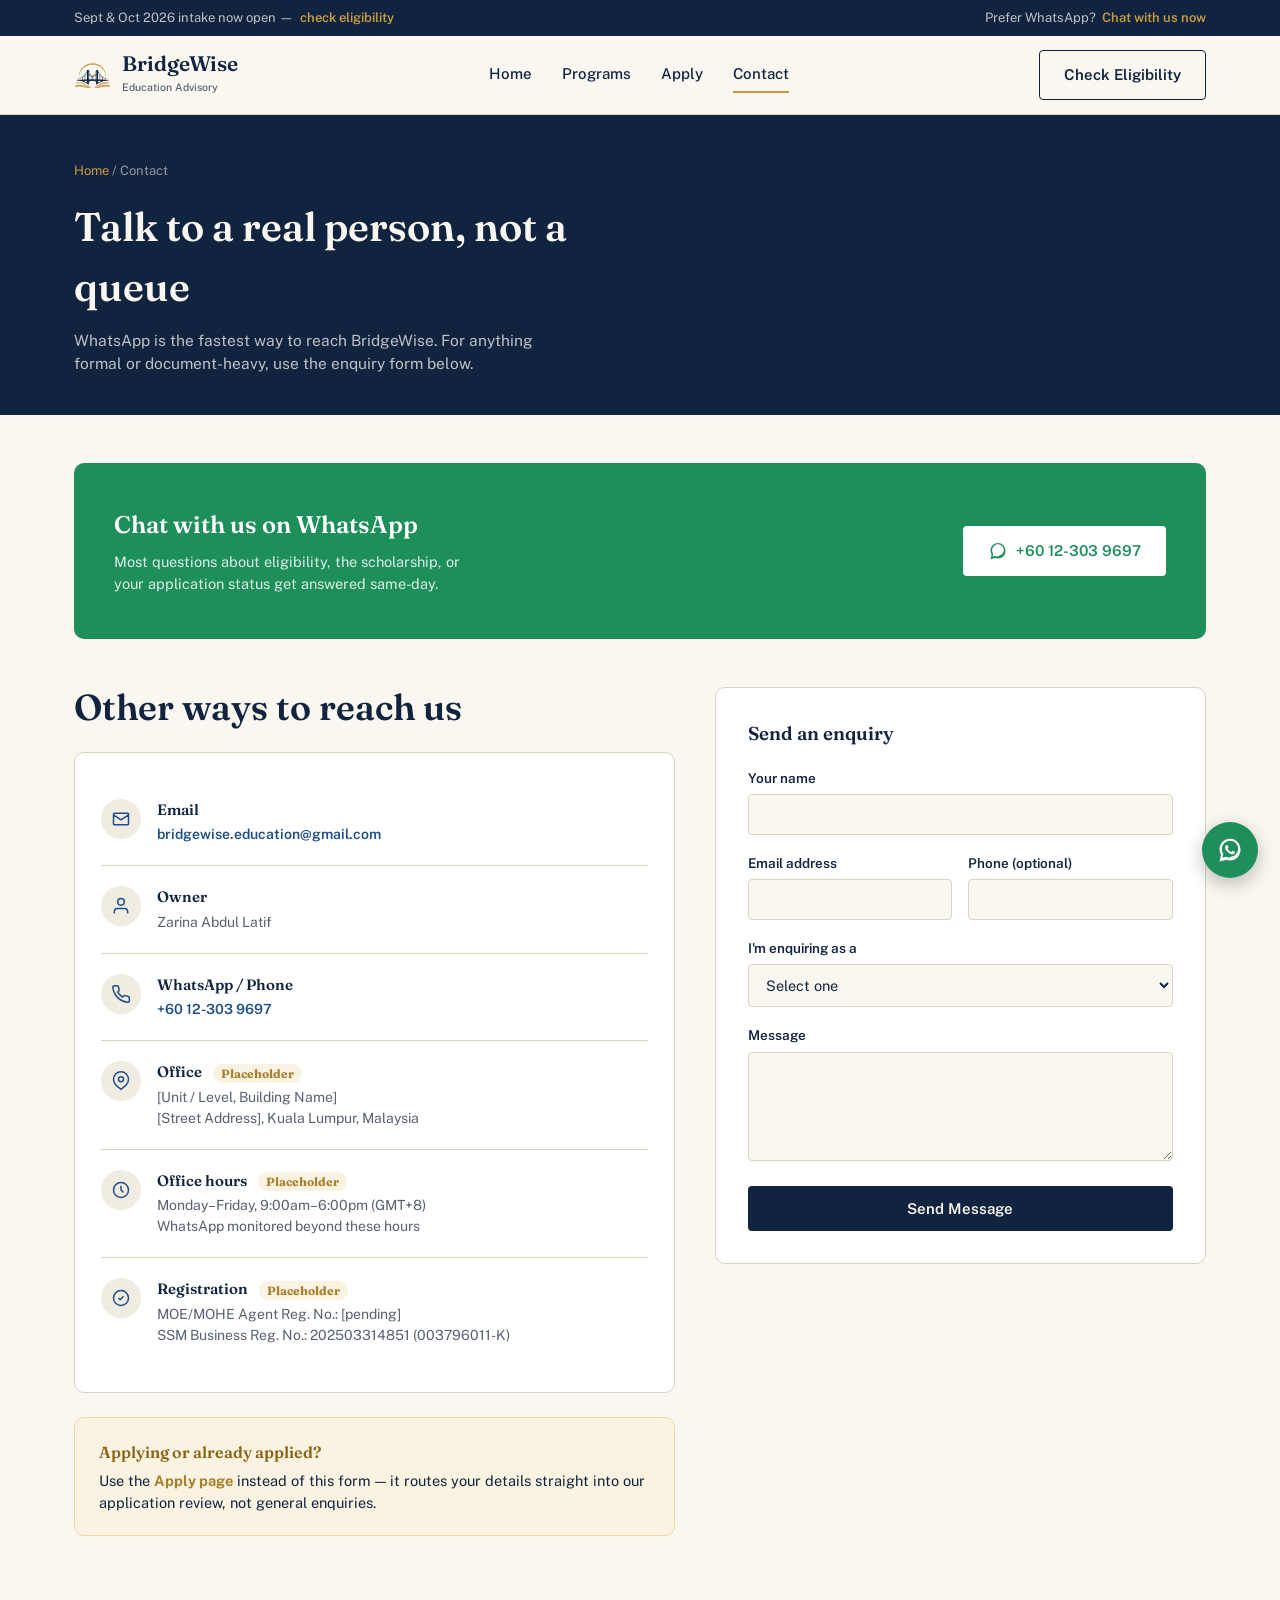
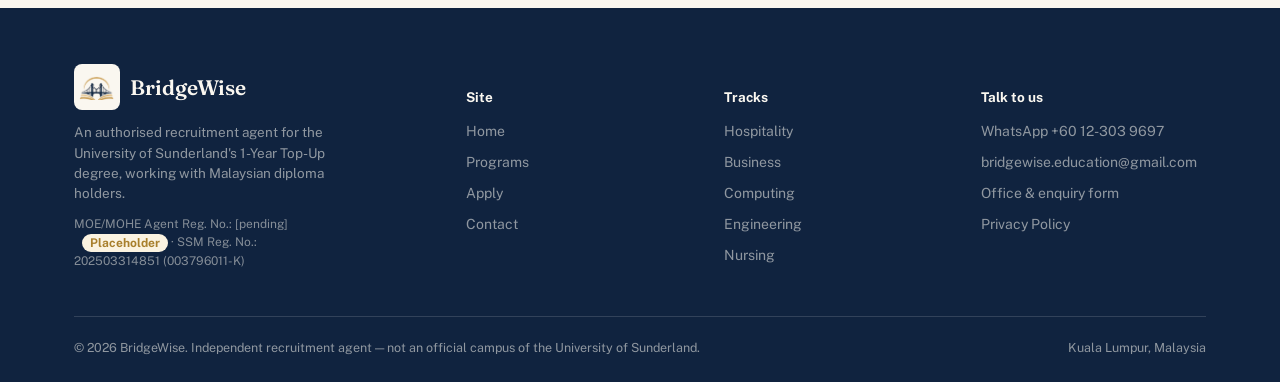
<file: contact.html>
<!DOCTYPE html>
<html lang="en">
<head>
<meta charset="UTF-8">
<meta name="viewport" content="width=device-width, initial-scale=1.0">
<title>Contact | BridgeWise</title>
<meta name="description" content="Reach BridgeWise on WhatsApp, by email, or through our office. Send us your question about the UK Top-Up degree or your application.">
<link rel="canonical" href="https://bridge-wise.vercel.app/contact.html">

<meta property="og:type" content="website">
<meta property="og:site_name" content="BridgeWise Education Advisory">
<meta property="og:url" content="https://bridge-wise.vercel.app/contact.html">
<meta property="og:title" content="Contact | BridgeWise">
<meta property="og:description" content="Reach BridgeWise on WhatsApp, by email, or through our office.">
<meta property="og:image" content="https://bridge-wise.vercel.app/assets/img/bridgewise-logo.png">
<meta name="twitter:card" content="summary">
<meta name="twitter:title" content="Contact | BridgeWise">
<meta name="twitter:description" content="Reach BridgeWise on WhatsApp, by email, or through our office.">
<meta name="twitter:image" content="https://bridge-wise.vercel.app/assets/img/bridgewise-logo.png">

<link rel="preconnect" href="https://fonts.googleapis.com">
<link rel="preconnect" href="https://fonts.gstatic.com" crossorigin>
<link rel="stylesheet" href="https://fonts.googleapis.com/css2?family=Fraunces:ital,opsz,wght@0,9..144,400;0,9..144,500;0,9..144,600;0,9..144,700;1,9..144,500&family=Public+Sans:wght@400;500;600;700;800&display=swap">
<link rel="stylesheet" href="assets/css/style.css">
<link rel="icon" type="image/png" href="assets/img/favicon-32.png">
<link rel="apple-touch-icon" href="assets/img/apple-touch-icon.png">

<script>
  document.documentElement.classList.add('js');
  setTimeout(function(){
    var els = document.querySelectorAll('.reveal');
    for (var i = 0; i < els.length; i++){ els[i].classList.add('in'); }
  }, 2500);
</script>

<script async src="https://www.googletagmanager.com/gtag/js?id=G-XXXXXXXXXX"></script>
<script>
  window.dataLayer = window.dataLayer || [];
  function gtag(){dataLayer.push(arguments);}
  gtag('js', new Date());
  gtag('config', 'G-XXXXXXXXXX'); // TODO: replace with real GA4 Measurement ID
</script>
<script>
  !function(f,b,e,v,n,t,s){if(f.fbq)return;n=f.fbq=function(){n.callMethod?
  n.callMethod.apply(n,arguments):n.queue.push(arguments)};if(!f._fbq)f._fbq=n;
  n.push=n;n.loaded=!0;n.version='2.0';n.queue=[];t=b.createElement(e);t.async=!0;
  t.src=v;s=b.getElementsByTagName(e)[0];s.parentNode.insertBefore(t,s)}(window,
  document,'script','https://connect.facebook.net/en_US/fbevents.js');
  fbq('init', 'PIXEL_ID_HERE'); // TODO: replace with real Meta Pixel ID
  fbq('track', 'PageView');
</script>
</head>
<body>

<div class="topbar">
  <div class="wrap">
    <span class="topbar-item">Sept &amp; Oct 2026 intake now open &mdash; <a href="apply.html">check eligibility</a></span>
    <span class="topbar-item">Prefer WhatsApp? <a href="#" data-wa>Chat with us now</a></span>
  </div>
</div>

<header class="nav">
  <div class="wrap">
    <a href="index.html" class="brand">
      <img src="assets/img/bridgewise-logo.png" alt="BridgeWise" class="brand-mark">
      <span>
        <span class="brand-name">BridgeWise</span>
        <span class="brand-tag">Education Advisory</span>
      </span>
    </a>
    <nav class="nav-links" id="nav-links">
      <a href="index.html">Home</a>
      <a href="programs.html">Programs</a>
      <a href="apply.html">Apply</a>
      <a href="contact.html" aria-current="page">Contact</a>
    </nav>
    <div class="nav-cta">
      <a href="apply.html" class="btn btn-outline">Check Eligibility</a>
      <button class="nav-toggle" aria-label="Toggle menu" aria-expanded="false">
        <svg viewBox="0 0 24 24" fill="none" stroke="currentColor" stroke-width="2"><path d="M3 6h18M3 12h18M3 18h18"/></svg>
      </button>
    </div>
  </div>
</header>

<div class="page-header">
  <div class="wrap">
    <div class="breadcrumb"><a href="index.html">Home</a> / Contact</div>
    <h1>Talk to a real person, not a queue</h1>
    <p>WhatsApp is the fastest way to reach BridgeWise. For anything formal or document-heavy, use the enquiry form below.</p>
  </div>
</div>

<!-- ============ WHATSAPP CTA BAND ============ -->
<section style="padding-top:48px; padding-bottom:48px;">
  <div class="wrap">
    <div class="agent-band" style="background:#1E8F5A;">
      <div>
        <h3 style="color:#fff;">Chat with us on WhatsApp</h3>
        <p style="color:rgba(255,255,255,0.85);">Most questions about eligibility, the scholarship, or your application status get answered same-day.</p>
      </div>
      <div class="agent-band-cta">
        <a href="#" class="btn" style="background:#fff; color:#1E8F5A;" data-wa data-wa-msg="Hi BridgeWise, I have a question.">
          <svg viewBox="0 0 32 32" width="20" height="20" fill="currentColor" aria-hidden="true"><path d="M16.01 3C9.38 3 4 8.38 4 15.01c0 2.35.65 4.55 1.78 6.43L4 29l7.76-1.73a11.9 11.9 0 0 0 4.25.78h.01c6.63 0 12-5.38 12-12.01C28.02 8.38 22.64 3 16.01 3zm0 21.82c-1.34 0-2.65-.29-3.83-.86l-.28-.14-4.6 1.02 1.05-4.48-.18-.29a9.7 9.7 0 0 1-1.5-5.06C6.67 9.53 10.9 5.3 16.01 5.3c2.47 0 4.79.97 6.53 2.72a9.17 9.17 0 0 1 2.7 6.5c0 5.11-4.23 9.3-9.23 9.3z"/></svg>
          +60 12-303 9697
        </a>
      </div>
    </div>
  </div>
</section>

<!-- ============ DETAILS + FORM ============ -->
<section style="padding-top:0;">
  <div class="wrap">
    <div class="split-2">

      <div>
        <div class="section-head reveal" style="margin-bottom:24px;">
          <h2>Other ways to reach us</h2>
        </div>

        <div class="card">
          <div class="contact-tile">
            <div class="ic"><svg width="20" height="20" viewBox="0 0 24 24" fill="none" stroke="currentColor" stroke-width="1.8"><path d="M4 4h16v16H4z" opacity="0"/><path d="M3 7l9 6 9-6M4 5h16a1 1 0 0 1 1 1v12a1 1 0 0 1-1 1H4a1 1 0 0 1-1-1V6a1 1 0 0 1 1-1z"/></svg></div>
            <div>
              <h4>Email</h4>
              <p><a href="mailto:bridgewise.education@gmail.com">bridgewise.education@gmail.com</a></p>
            </div>
          </div>
          <div class="contact-tile">
            <div class="ic"><svg width="20" height="20" viewBox="0 0 24 24" fill="none" stroke="currentColor" stroke-width="1.8"><path d="M20 21v-2a4 4 0 0 0-4-4H8a4 4 0 0 0-4 4v2"/><circle cx="12" cy="7" r="4"/></svg></div>
            <div>
              <h4>Owner</h4>
              <p>Zarina Abdul Latif</p>
            </div>
          </div>
          <div class="contact-tile">
            <div class="ic"><svg width="20" height="20" viewBox="0 0 24 24" fill="none" stroke="currentColor" stroke-width="1.8"><path d="M22 16.9v3a2 2 0 0 1-2.2 2 19.8 19.8 0 0 1-8.6-3 19.5 19.5 0 0 1-6-6 19.8 19.8 0 0 1-3-8.7A2 2 0 0 1 4.1 2h3a2 2 0 0 1 2 1.7c.1.9.3 1.8.6 2.7a2 2 0 0 1-.4 2.1L8.1 9.7a16 16 0 0 0 6 6l1.2-1.2a2 2 0 0 1 2.1-.4c.9.3 1.8.5 2.7.6a2 2 0 0 1 1.9 2.2z"/></svg></div>
            <div>
              <h4>WhatsApp / Phone</h4>
              <p><a href="#" data-wa>+60 12-303 9697</a></p>
            </div>
          </div>
          <div class="contact-tile">
            <div class="ic"><svg width="20" height="20" viewBox="0 0 24 24" fill="none" stroke="currentColor" stroke-width="1.8"><path d="M21 10c0 6-9 12-9 12s-9-6-9-12a9 9 0 0 1 18 0z"/><circle cx="12" cy="10" r="3"/></svg></div>
            <div>
              <h4>Office <span class="placeholder-note">Placeholder</span></h4>
              <p>[Unit / Level, Building Name]<br>[Street Address], Kuala Lumpur, Malaysia</p>
            </div>
          </div>
          <div class="contact-tile">
            <div class="ic"><svg width="20" height="20" viewBox="0 0 24 24" fill="none" stroke="currentColor" stroke-width="1.8"><circle cx="12" cy="12" r="9"/><path d="M12 7v5l3 3"/></svg></div>
            <div>
              <h4>Office hours <span class="placeholder-note">Placeholder</span></h4>
              <p>Monday&ndash;Friday, 9:00am&ndash;6:00pm (GMT+8)<br>WhatsApp monitored beyond these hours</p>
            </div>
          </div>
          <div class="contact-tile">
            <div class="ic"><svg width="20" height="20" viewBox="0 0 24 24" fill="none" stroke="currentColor" stroke-width="1.8"><path d="M9 12l2 2 4-4"/><circle cx="12" cy="12" r="9"/></svg></div>
            <div>
              <h4>Registration <span class="placeholder-note">Placeholder</span></h4>
              <p>MOE/MOHE Agent Reg. No.: [pending]<br>SSM Business Reg. No.: 202503314851 (003796011-K)</p>
            </div>
          </div>
        </div>

        <div class="callout mt-24">
          <h4>Applying or already applied?</h4>
          <p>Use the <a href="apply.html" style="color:var(--gold-deep); font-weight:700;">Apply page</a> instead of this form &mdash; it routes your details straight into our application review, not general enquiries.</p>
        </div>
      </div>

      <div>
        <form class="form-card" action="https://formsubmit.co/bridgewise.education@gmail.com" method="POST">
          <input type="hidden" name="_subject" value="New BridgeWise contact enquiry">
          <input type="hidden" name="_template" value="table">
          <input type="hidden" name="_next" value="contact.html?sent=true">

          <h3 style="margin-bottom:20px;">Send an enquiry</h3>
          <div class="field">
            <label for="c_name">Your name</label>
            <input type="text" id="c_name" name="name" required>
          </div>
          <div class="field-row">
            <div class="field">
              <label for="c_email">Email address</label>
              <input type="email" id="c_email" name="email" required>
            </div>
            <div class="field">
              <label for="c_phone">Phone (optional)</label>
              <input type="tel" id="c_phone" name="phone">
            </div>
          </div>
          <div class="field">
            <label for="c_topic">I'm enquiring as a</label>
            <select id="c_topic" name="enquiry_type" required>
              <option value="">Select one</option>
              <option>Prospective student</option>
              <option>Parent / guardian</option>
              <option>Education agent / counsellor</option>
              <option>Other</option>
            </select>
          </div>
          <div class="field">
            <label for="c_msg">Message</label>
            <textarea id="c_msg" name="message" rows="5" required></textarea>
          </div>
          <button type="submit" class="btn btn-navy btn-block">Send Message</button>
        </form>
      </div>

    </div>
  </div>
</section>

<!-- ============ FOOTER ============ -->
<footer>
  <div class="wrap">
    <div class="foot-grid">
      <div class="foot-brand">
        <div class="brand">
          <span class="brand-mark-chip"><img src="assets/img/bridgewise-logo.png" alt="BridgeWise" class="brand-mark"></span>
          <span class="brand-name" style="color:#FAF7F0;">BridgeWise</span>
        </div>
        <p>An authorised recruitment agent for the University of Sunderland's 1-Year Top-Up degree, working with Malaysian diploma holders.</p>
        <p style="font-size:12px; color:rgba(250,247,240,0.5); margin-top:12px;">MOE/MOHE Agent Reg. No.: [pending] <span class="placeholder-note">Placeholder</span> &middot; SSM Reg. No.: 202503314851 (003796011-K)</p>
      </div>
      <div>
        <h5>Site</h5>
        <ul>
          <li><a href="index.html">Home</a></li>
          <li><a href="programs.html">Programs</a></li>
          <li><a href="apply.html">Apply</a></li>
          <li><a href="contact.html">Contact</a></li>
        </ul>
      </div>
      <div>
        <h5>Tracks</h5>
        <ul>
          <li><a href="programs.html#hospitality">Hospitality</a></li>
          <li><a href="programs.html#business">Business</a></li>
          <li><a href="programs.html#computing">Computing</a></li>
          <li><a href="programs.html#engineering">Engineering</a></li>
          <li><a href="programs.html#nursing">Nursing</a></li>
        </ul>
      </div>
      <div>
        <h5>Talk to us</h5>
        <ul>
          <li><a href="#" data-wa>WhatsApp +60 12-303 9697</a></li>
          <li><a href="mailto:bridgewise.education@gmail.com">bridgewise.education@gmail.com</a></li>
          <li><a href="contact.html">Office &amp; enquiry form</a></li>
          <li><a href="privacy.html">Privacy Policy</a></li>
        </ul>
      </div>
    </div>
    <div class="foot-bottom">
      <span>&copy; <span id="year"></span> BridgeWise. Independent recruitment agent &mdash; not an official campus of the University of Sunderland.</span>
      <span>Kuala Lumpur, Malaysia</span>
    </div>
  </div>
</footer>

<button class="back-to-top" aria-label="Back to top">
  <svg viewBox="0 0 24 24" fill="none" stroke="currentColor" stroke-width="2" stroke-linecap="round" stroke-linejoin="round"><path d="M12 19V5M5 12l7-7 7 7"/></svg>
</button>

<a href="#" class="wa-float" data-wa aria-label="Chat with BridgeWise on WhatsApp">
  <svg viewBox="0 0 32 32" fill="currentColor" aria-hidden="true"><path d="M16.01 3C9.38 3 4 8.38 4 15.01c0 2.35.65 4.55 1.78 6.43L4 29l7.76-1.73a11.9 11.9 0 0 0 4.25.78h.01c6.63 0 12-5.38 12-12.01C28.02 8.38 22.64 3 16.01 3zm0 21.82c-1.34 0-2.65-.29-3.83-.86l-.28-.14-4.6 1.02 1.05-4.48-.18-.29a9.7 9.7 0 0 1-1.5-5.06C6.67 9.53 10.9 5.3 16.01 5.3c2.47 0 4.79.97 6.53 2.72a9.17 9.17 0 0 1 2.7 6.5c0 5.11-4.23 9.3-9.23 9.3zm5.06-6.96c-.28-.14-1.64-.81-1.9-.9-.25-.1-.44-.14-.62.13-.18.28-.72.9-.88 1.08-.16.18-.32.2-.6.07-.28-.14-1.17-.43-2.23-1.37a8.35 8.35 0 0 1-1.54-1.92c-.16-.28-.02-.43.12-.57.13-.13.28-.32.42-.49.14-.16.18-.28.28-.46.09-.18.05-.35-.02-.49-.07-.14-.62-1.5-.85-2.05-.22-.53-.45-.46-.62-.47-.16-.01-.35-.01-.53-.01-.18 0-.49.07-.74.35-.25.28-.97.95-.97 2.31s1 2.68 1.14 2.87c.14.18 1.97 3.01 4.77 4.22.67.29 1.19.46 1.6.59.67.21 1.28.18 1.76.11.54-.08 1.64-.67 1.87-1.32.23-.65.23-1.2.16-1.32-.07-.11-.25-.18-.53-.32z"/></svg>
</a>

<script src="assets/js/main.js"></script>
</body>
</html>
</file>
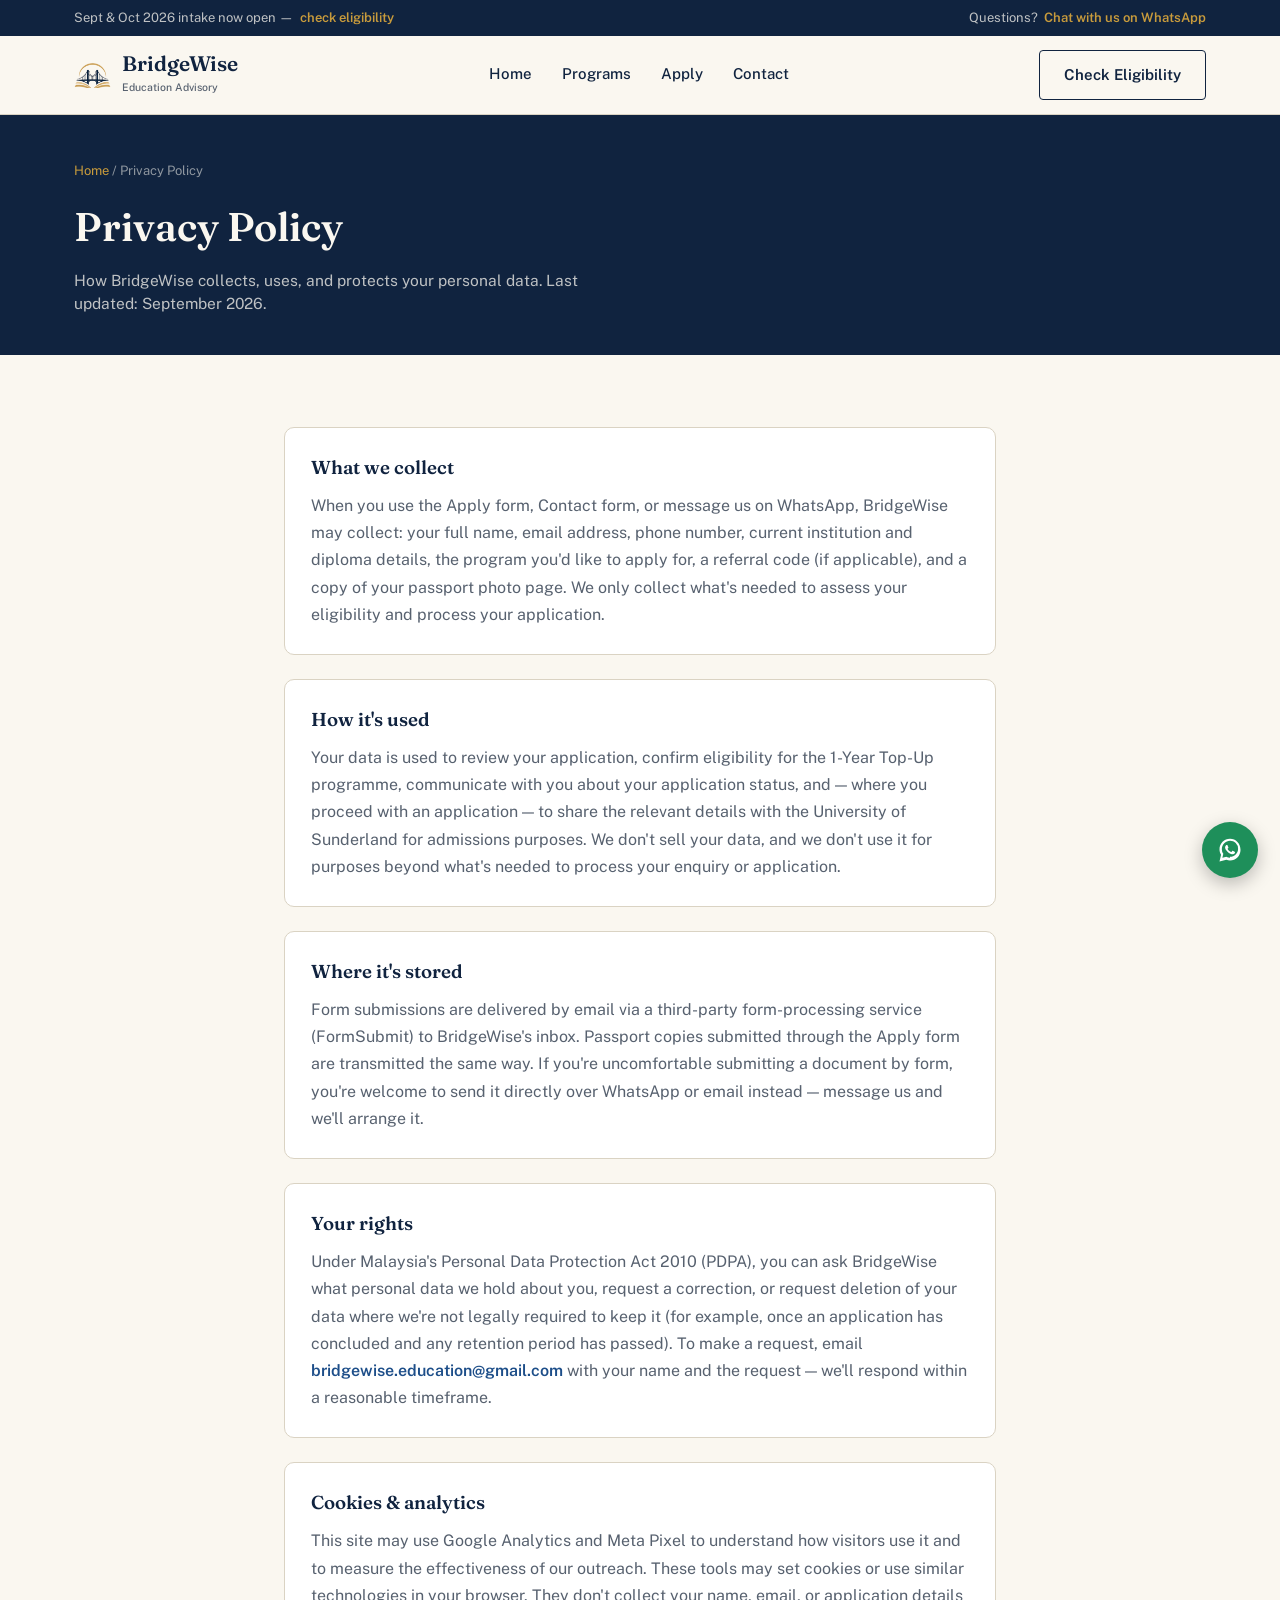
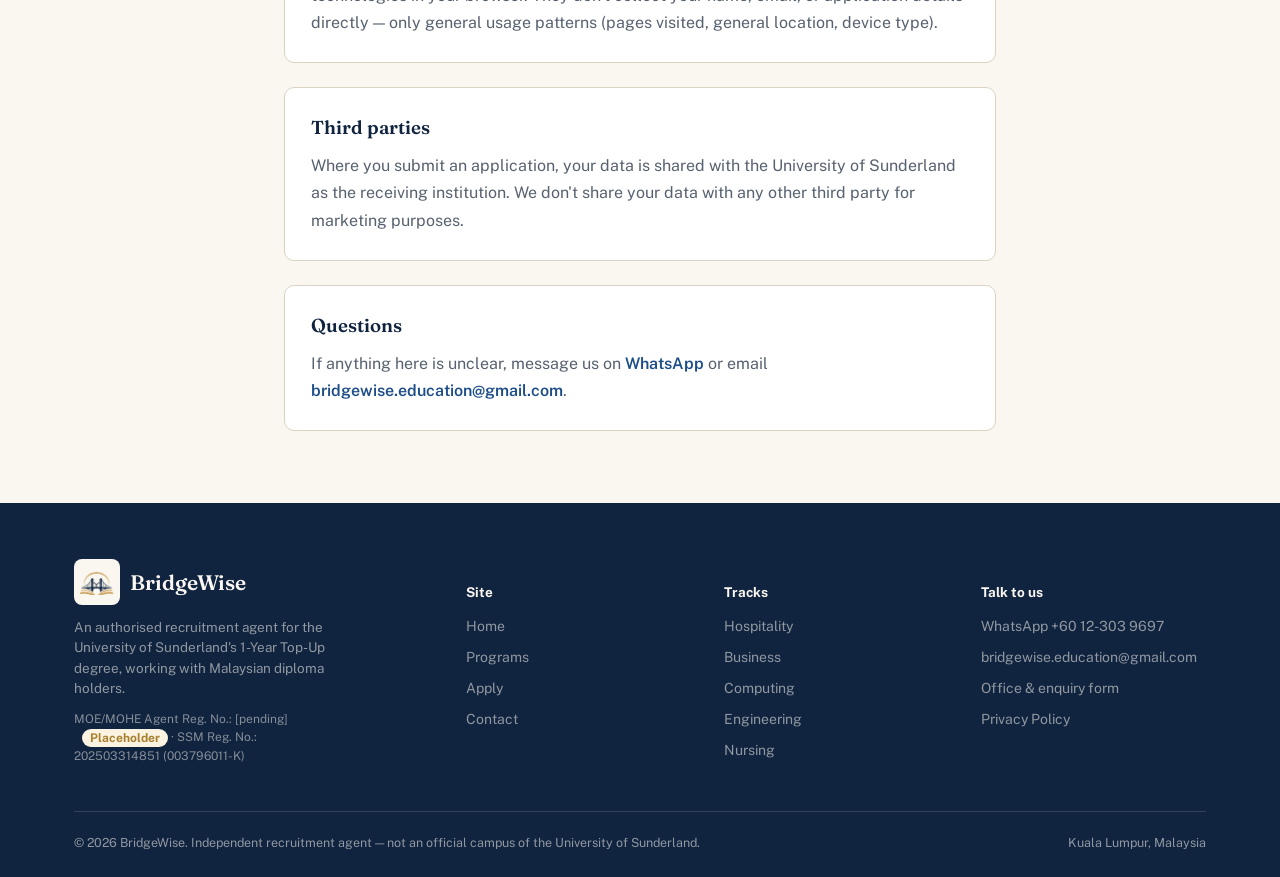
<file: privacy.html>
<!DOCTYPE html>
<html lang="en">
<head>
<meta charset="UTF-8">
<meta name="viewport" content="width=device-width, initial-scale=1.0">
<title>Privacy Policy | BridgeWise</title>
<meta name="description" content="How BridgeWise collects, uses, and protects your personal data, in line with Malaysia's Personal Data Protection Act 2010.">
<link rel="canonical" href="https://bridge-wise.vercel.app/privacy.html">
<meta name="robots" content="noindex, follow">

<link rel="preconnect" href="https://fonts.googleapis.com">
<link rel="preconnect" href="https://fonts.gstatic.com" crossorigin>
<link rel="stylesheet" href="https://fonts.googleapis.com/css2?family=Fraunces:ital,opsz,wght@0,9..144,400;0,9..144,500;0,9..144,600;0,9..144,700;1,9..144,500&family=Public+Sans:wght@400;500;600;700;800&display=swap">
<link rel="stylesheet" href="assets/css/style.css">
<link rel="icon" type="image/png" href="assets/img/favicon-32.png">
<link rel="apple-touch-icon" href="assets/img/apple-touch-icon.png">

<script>
  document.documentElement.classList.add('js');
  setTimeout(function(){
    var els = document.querySelectorAll('.reveal');
    for (var i = 0; i < els.length; i++){ els[i].classList.add('in'); }
  }, 2500);
</script>
</head>
<body>

<div class="topbar">
  <div class="wrap">
    <span class="topbar-item">Sept &amp; Oct 2026 intake now open &mdash; <a href="apply.html">check eligibility</a></span>
    <span class="topbar-item">Questions? <a href="#" data-wa data-wa-msg="Hi BridgeWise, I have a question.">Chat with us on WhatsApp</a></span>
  </div>
</div>

<header class="nav">
  <div class="wrap">
    <a href="index.html" class="brand">
      <img src="assets/img/bridgewise-logo.png" alt="BridgeWise" class="brand-mark">
      <span>
        <span class="brand-name">BridgeWise</span>
        <span class="brand-tag">Education Advisory</span>
      </span>
    </a>
    <nav class="nav-links" id="nav-links">
      <a href="index.html">Home</a>
      <a href="programs.html">Programs</a>
      <a href="apply.html">Apply</a>
      <a href="contact.html">Contact</a>
    </nav>
    <div class="nav-cta">
      <a href="apply.html" class="btn btn-outline">Check Eligibility</a>
      <button class="nav-toggle" aria-label="Toggle menu" aria-expanded="false">
        <svg viewBox="0 0 24 24" fill="none" stroke="currentColor" stroke-width="2"><path d="M3 6h18M3 12h18M3 18h18"/></svg>
      </button>
    </div>
  </div>
</header>

<div class="page-header">
  <div class="wrap">
    <div class="breadcrumb"><a href="index.html">Home</a> / Privacy Policy</div>
    <h1>Privacy Policy</h1>
    <p>How BridgeWise collects, uses, and protects your personal data. Last updated: September 2026.</p>
  </div>
</div>

<section>
  <div class="wrap" style="max-width: 760px;">

    <div class="card">
      <h3>What we collect</h3>
      <p style="color:var(--slate); margin-top:10px; line-height:1.7;">When you use the Apply form, Contact form, or message us on WhatsApp, BridgeWise may collect: your full name, email address, phone number, current institution and diploma details, the program you'd like to apply for, a referral code (if applicable), and a copy of your passport photo page. We only collect what's needed to assess your eligibility and process your application.</p>
    </div>

    <div class="card mt-24">
      <h3>How it's used</h3>
      <p style="color:var(--slate); margin-top:10px; line-height:1.7;">Your data is used to review your application, confirm eligibility for the 1-Year Top-Up programme, communicate with you about your application status, and &mdash; where you proceed with an application &mdash; to share the relevant details with the University of Sunderland for admissions purposes. We don't sell your data, and we don't use it for purposes beyond what's needed to process your enquiry or application.</p>
    </div>

    <div class="card mt-24">
      <h3>Where it's stored</h3>
      <p style="color:var(--slate); margin-top:10px; line-height:1.7;">Form submissions are delivered by email via a third-party form-processing service (FormSubmit) to BridgeWise's inbox. Passport copies submitted through the Apply form are transmitted the same way. If you're uncomfortable submitting a document by form, you're welcome to send it directly over WhatsApp or email instead &mdash; message us and we'll arrange it.</p>
    </div>

    <div class="card mt-24">
      <h3>Your rights</h3>
      <p style="color:var(--slate); margin-top:10px; line-height:1.7;">Under Malaysia's Personal Data Protection Act 2010 (PDPA), you can ask BridgeWise what personal data we hold about you, request a correction, or request deletion of your data where we're not legally required to keep it (for example, once an application has concluded and any retention period has passed). To make a request, email <a href="mailto:bridgewise.education@gmail.com" style="color:var(--bridge); font-weight:600;">bridgewise.education@gmail.com</a> with your name and the request &mdash; we'll respond within a reasonable timeframe.</p>
    </div>

    <div class="card mt-24">
      <h3>Cookies &amp; analytics</h3>
      <p style="color:var(--slate); margin-top:10px; line-height:1.7;">This site may use Google Analytics and Meta Pixel to understand how visitors use it and to measure the effectiveness of our outreach. These tools may set cookies or use similar technologies in your browser. They don't collect your name, email, or application details directly &mdash; only general usage patterns (pages visited, general location, device type).</p>
    </div>

    <div class="card mt-24">
      <h3>Third parties</h3>
      <p style="color:var(--slate); margin-top:10px; line-height:1.7;">Where you submit an application, your data is shared with the University of Sunderland as the receiving institution. We don't share your data with any other third party for marketing purposes.</p>
    </div>

    <div class="card mt-24">
      <h3>Questions</h3>
      <p style="color:var(--slate); margin-top:10px; line-height:1.7;">If anything here is unclear, message us on <a href="#" data-wa data-wa-msg="Hi BridgeWise, I have a question about your privacy policy." style="color:var(--bridge); font-weight:600;">WhatsApp</a> or email <a href="mailto:bridgewise.education@gmail.com" style="color:var(--bridge); font-weight:600;">bridgewise.education@gmail.com</a>.</p>
    </div>

  </div>
</section>

<!-- ============ FOOTER ============ -->
<footer>
  <div class="wrap">
    <div class="foot-grid">
      <div class="foot-brand">
        <div class="brand">
          <span class="brand-mark-chip"><img src="assets/img/bridgewise-logo.png" alt="BridgeWise" class="brand-mark"></span>
          <span class="brand-name" style="color:#FAF7F0;">BridgeWise</span>
        </div>
        <p>An authorised recruitment agent for the University of Sunderland's 1-Year Top-Up degree, working with Malaysian diploma holders.</p>
        <p style="font-size:12px; color:rgba(250,247,240,0.5); margin-top:12px;">MOE/MOHE Agent Reg. No.: [pending] <span class="placeholder-note">Placeholder</span> &middot; SSM Reg. No.: 202503314851 (003796011-K)</p>
      </div>
      <div>
        <h5>Site</h5>
        <ul>
          <li><a href="index.html">Home</a></li>
          <li><a href="programs.html">Programs</a></li>
          <li><a href="apply.html">Apply</a></li>
          <li><a href="contact.html">Contact</a></li>
        </ul>
      </div>
      <div>
        <h5>Tracks</h5>
        <ul>
          <li><a href="programs.html#hospitality">Hospitality</a></li>
          <li><a href="programs.html#business">Business</a></li>
          <li><a href="programs.html#computing">Computing</a></li>
          <li><a href="programs.html#engineering">Engineering</a></li>
          <li><a href="programs.html#nursing">Nursing</a></li>
        </ul>
      </div>
      <div>
        <h5>Talk to us</h5>
        <ul>
          <li><a href="#" data-wa>WhatsApp +60 12-303 9697</a></li>
          <li><a href="mailto:bridgewise.education@gmail.com">bridgewise.education@gmail.com</a></li>
          <li><a href="contact.html">Office &amp; enquiry form</a></li>
          <li><a href="privacy.html">Privacy Policy</a></li>
        </ul>
      </div>
    </div>
    <div class="foot-bottom">
      <span>&copy; <span id="year"></span> BridgeWise. Independent recruitment agent &mdash; not an official campus of the University of Sunderland.</span>
      <span>Kuala Lumpur, Malaysia</span>
    </div>
  </div>
</footer>

<button class="back-to-top" aria-label="Back to top">
  <svg viewBox="0 0 24 24" fill="none" stroke="currentColor" stroke-width="2" stroke-linecap="round" stroke-linejoin="round"><path d="M12 19V5M5 12l7-7 7 7"/></svg>
</button>

<a href="#" class="wa-float" data-wa aria-label="Chat with BridgeWise on WhatsApp">
  <svg viewBox="0 0 32 32" fill="currentColor" aria-hidden="true"><path d="M16.01 3C9.38 3 4 8.38 4 15.01c0 2.35.65 4.55 1.78 6.43L4 29l7.76-1.73a11.9 11.9 0 0 0 4.25.78h.01c6.63 0 12-5.38 12-12.01C28.02 8.38 22.64 3 16.01 3zm0 21.82c-1.34 0-2.65-.29-3.83-.86l-.28-.14-4.6 1.02 1.05-4.48-.18-.29a9.7 9.7 0 0 1-1.5-5.06C6.67 9.53 10.9 5.3 16.01 5.3c2.47 0 4.79.97 6.53 2.72a9.17 9.17 0 0 1 2.7 6.5c0 5.11-4.23 9.3-9.23 9.3zm5.06-6.96c-.28-.14-1.64-.81-1.9-.9-.25-.1-.44-.14-.62.13-.18.28-.72.9-.88 1.08-.16.18-.32.2-.6.07-.28-.14-1.17-.43-2.23-1.37a8.35 8.35 0 0 1-1.54-1.92c-.16-.28-.02-.43.12-.57.13-.13.28-.32.42-.49.14-.16.18-.28.28-.46.09-.18.05-.35-.02-.49-.07-.14-.62-1.5-.85-2.05-.22-.53-.45-.46-.62-.47-.16-.01-.35-.01-.53-.01-.18 0-.49.07-.74.35-.25.28-.97.95-.97 2.31s1 2.68 1.14 2.87c.14.18 1.97 3.01 4.77 4.22.67.29 1.19.46 1.6.59.67.21 1.28.18 1.76.11.54-.08 1.64-.67 1.87-1.32.23-.65.23-1.2.16-1.32-.07-.11-.25-.18-.53-.32z"/></svg>
</a>

<script src="assets/js/main.js"></script>
</body>
</html>
</file>
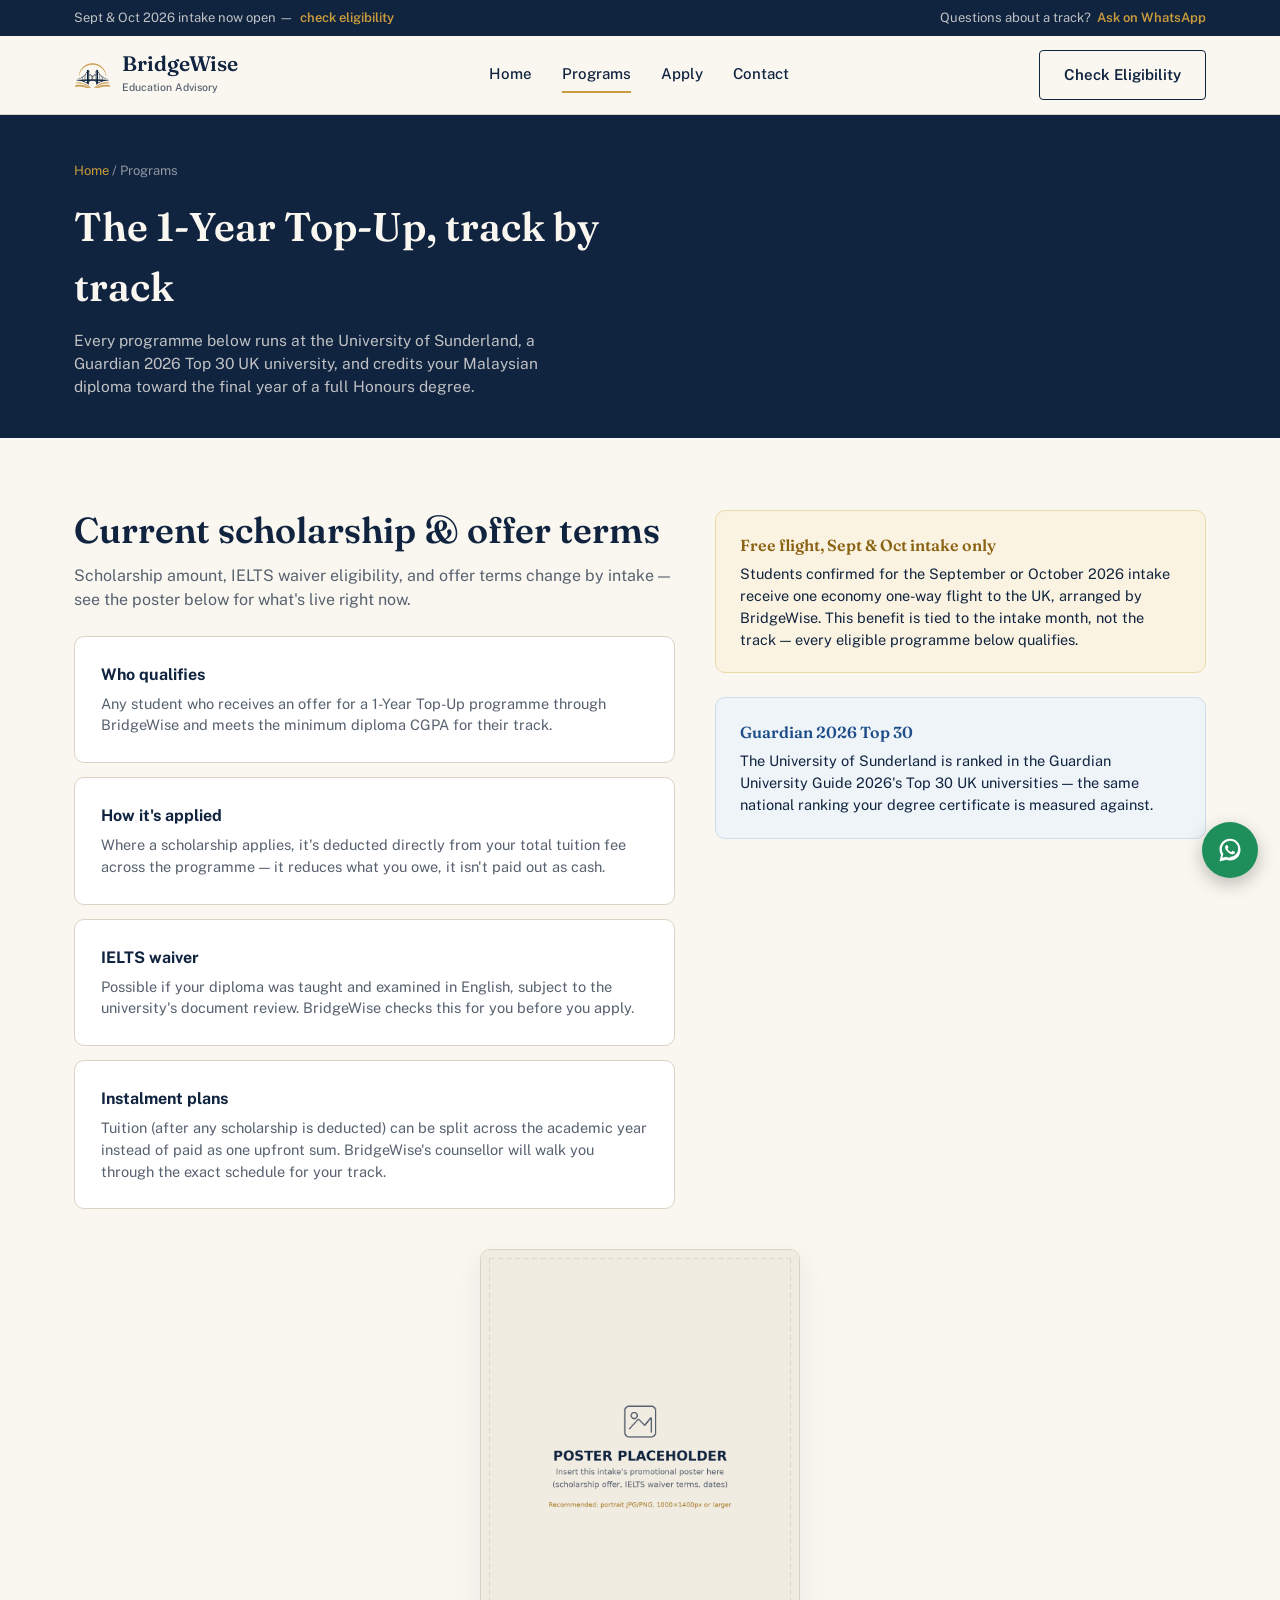
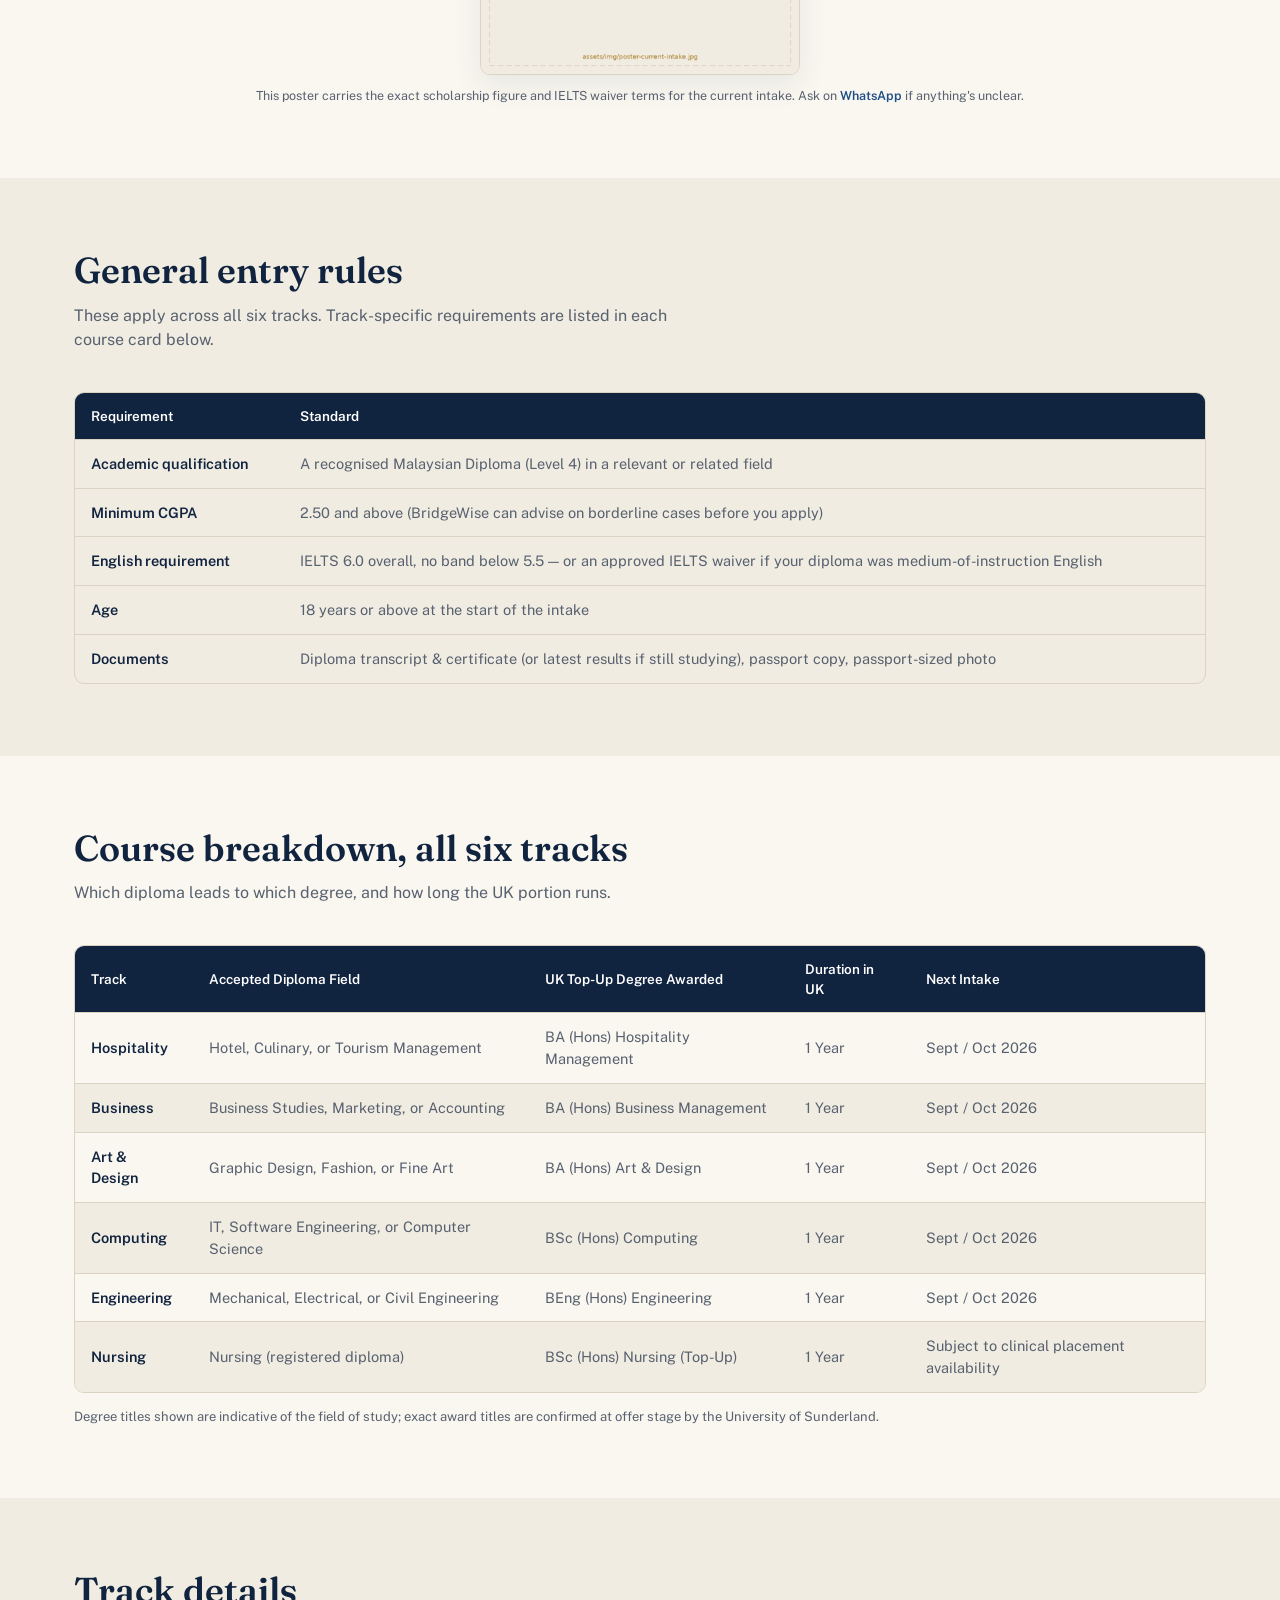
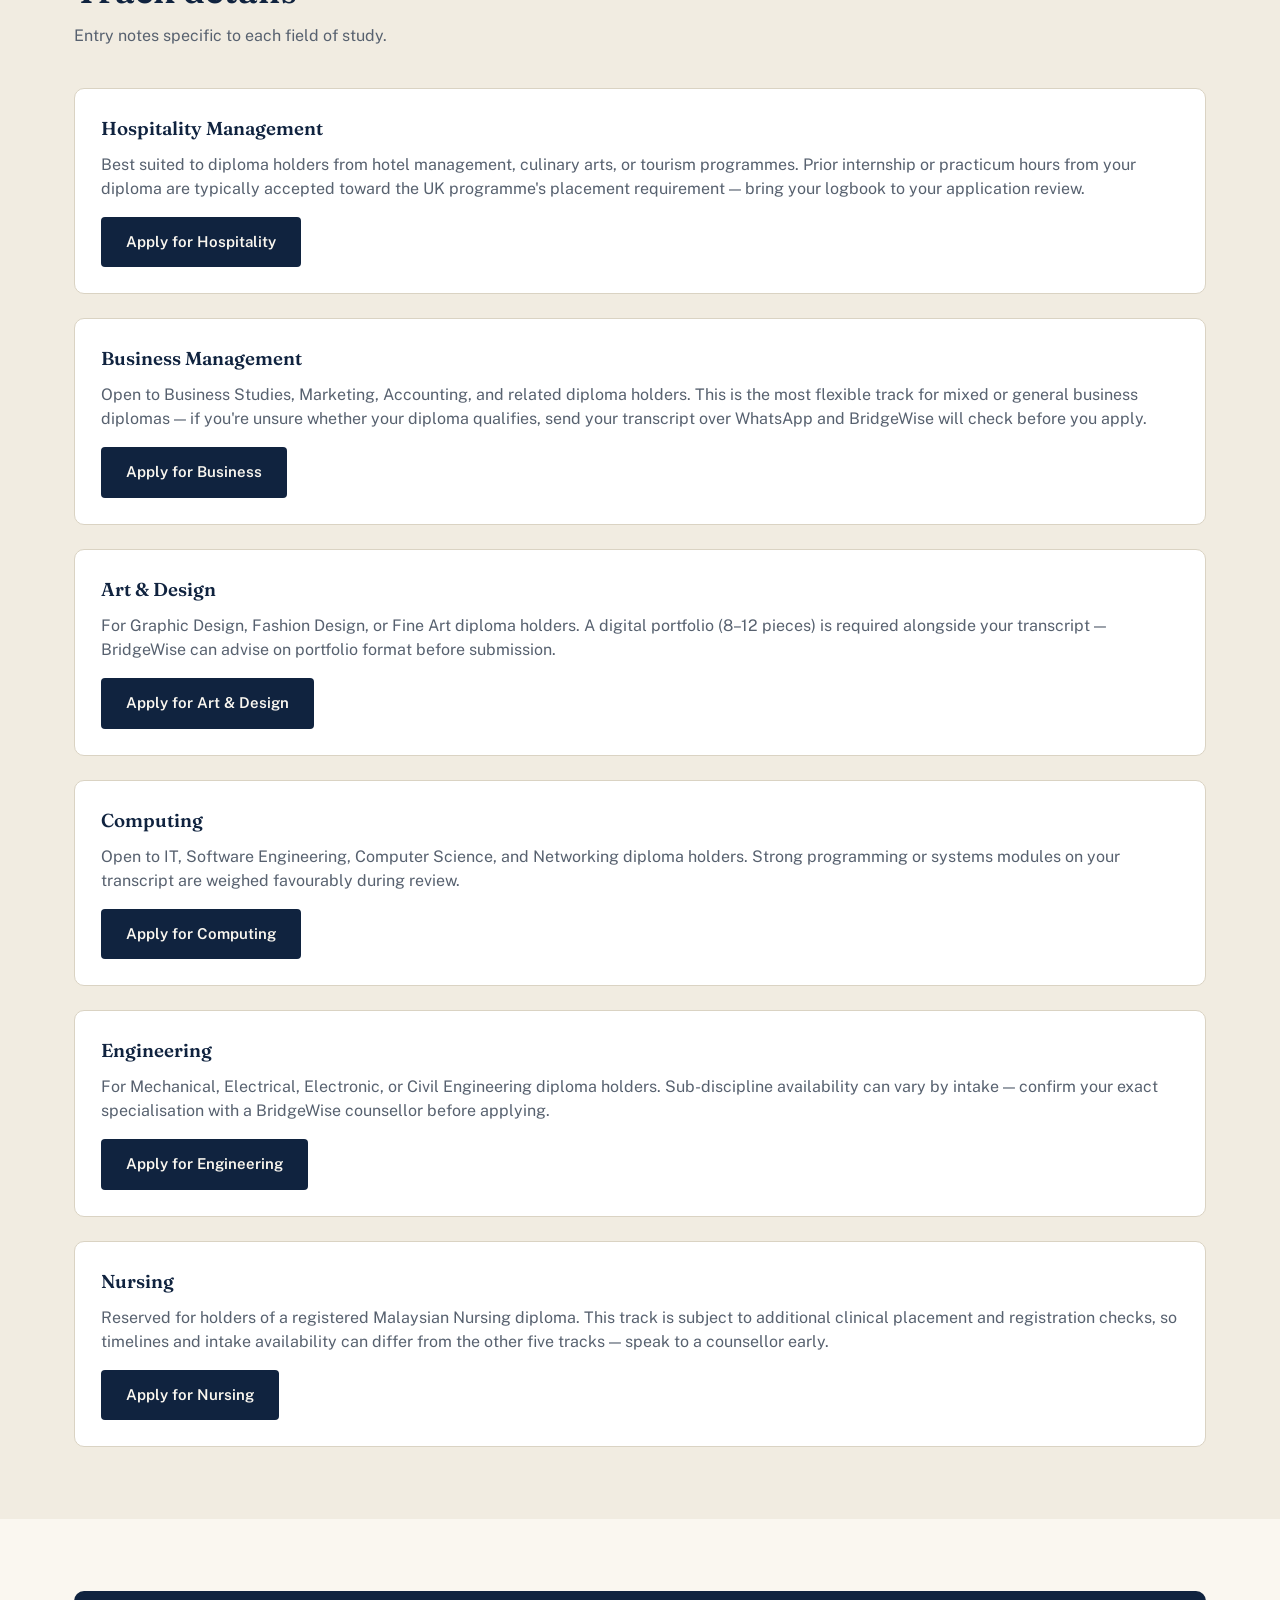
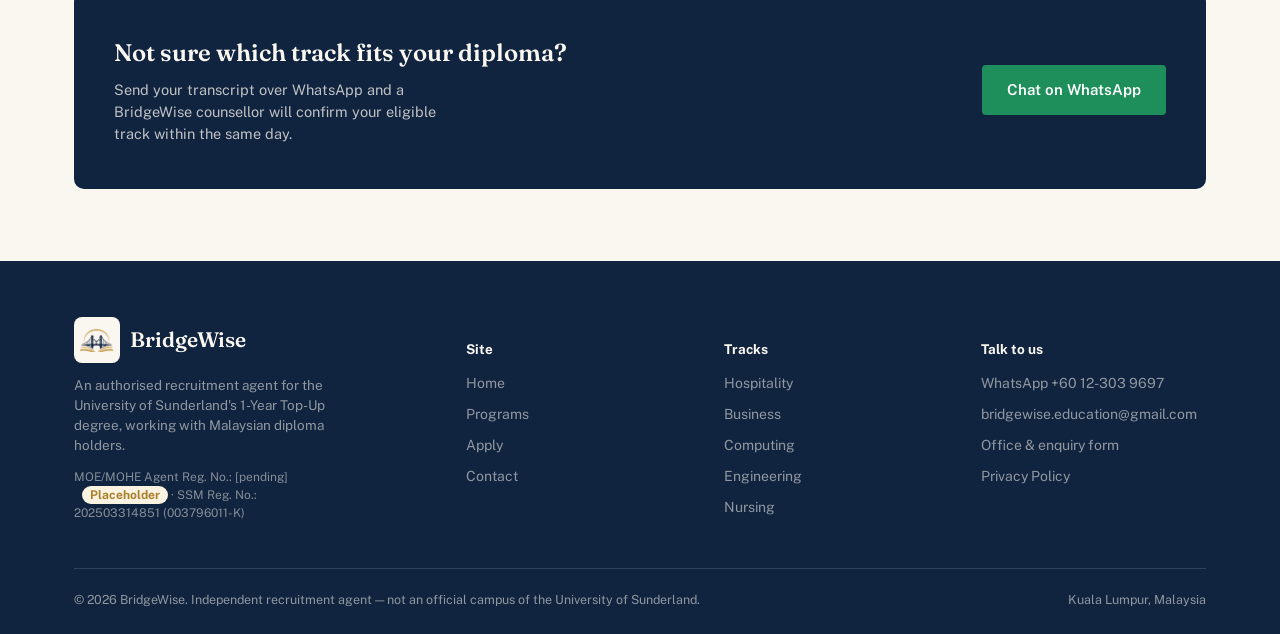
<file: programs.html>
<!DOCTYPE html>
<html lang="en">
<head>
<meta charset="UTF-8">
<meta name="viewport" content="width=device-width, initial-scale=1.0">
<title>Programs &amp; Scholarships | BridgeWise</title>
<meta name="description" content="1-Year UK Top-Up degree tracks, entry requirements, and course breakdown for Hospitality, Business, Art & Design, Computing, Engineering, and Nursing.">
<link rel="canonical" href="https://bridge-wise.vercel.app/programs.html">

<meta property="og:type" content="website">
<meta property="og:site_name" content="BridgeWise Education Advisory">
<meta property="og:url" content="https://bridge-wise.vercel.app/programs.html">
<meta property="og:title" content="Programs & Scholarships | BridgeWise">
<meta property="og:description" content="1-Year UK Top-Up degree tracks, entry requirements, and course breakdown across six fields of study.">
<meta property="og:image" content="https://bridge-wise.vercel.app/assets/img/bridgewise-logo.png">
<meta name="twitter:card" content="summary">
<meta name="twitter:title" content="Programs & Scholarships | BridgeWise">
<meta name="twitter:description" content="1-Year UK Top-Up degree tracks and course breakdown.">
<meta name="twitter:image" content="https://bridge-wise.vercel.app/assets/img/bridgewise-logo.png">

<link rel="preconnect" href="https://fonts.googleapis.com">
<link rel="preconnect" href="https://fonts.gstatic.com" crossorigin>
<link rel="stylesheet" href="https://fonts.googleapis.com/css2?family=Fraunces:ital,opsz,wght@0,9..144,400;0,9..144,500;0,9..144,600;0,9..144,700;1,9..144,500&family=Public+Sans:wght@400;500;600;700;800&display=swap">
<link rel="stylesheet" href="assets/css/style.css">
<link rel="icon" type="image/png" href="assets/img/favicon-32.png">
<link rel="apple-touch-icon" href="assets/img/apple-touch-icon.png">

<script>
  document.documentElement.classList.add('js');
  setTimeout(function(){
    var els = document.querySelectorAll('.reveal');
    for (var i = 0; i < els.length; i++){ els[i].classList.add('in'); }
  }, 2500);
</script>

<script async src="https://www.googletagmanager.com/gtag/js?id=G-XXXXXXXXXX"></script>
<script>
  window.dataLayer = window.dataLayer || [];
  function gtag(){dataLayer.push(arguments);}
  gtag('js', new Date());
  gtag('config', 'G-XXXXXXXXXX'); // TODO: replace with real GA4 Measurement ID
</script>
<script>
  !function(f,b,e,v,n,t,s){if(f.fbq)return;n=f.fbq=function(){n.callMethod?
  n.callMethod.apply(n,arguments):n.queue.push(arguments)};if(!f._fbq)f._fbq=n;
  n.push=n;n.loaded=!0;n.version='2.0';n.queue=[];t=b.createElement(e);t.async=!0;
  t.src=v;s=b.getElementsByTagName(e)[0];s.parentNode.insertBefore(t,s)}(window,
  document,'script','https://connect.facebook.net/en_US/fbevents.js');
  fbq('init', 'PIXEL_ID_HERE'); // TODO: replace with real Meta Pixel ID
  fbq('track', 'PageView');
</script>
</head>
<body>

<div class="topbar">
  <div class="wrap">
    <span class="topbar-item">Sept &amp; Oct 2026 intake now open &mdash; <a href="apply.html">check eligibility</a></span>
    <span class="topbar-item">Questions about a track? <a href="#" data-wa data-wa-msg="Hi BridgeWise, I have a question about the programs.">Ask on WhatsApp</a></span>
  </div>
</div>

<header class="nav">
  <div class="wrap">
    <a href="index.html" class="brand">
      <img src="assets/img/bridgewise-logo.png" alt="BridgeWise" class="brand-mark">
      <span>
        <span class="brand-name">BridgeWise</span>
        <span class="brand-tag">Education Advisory</span>
      </span>
    </a>
    <nav class="nav-links" id="nav-links">
      <a href="index.html">Home</a>
      <a href="programs.html" aria-current="page">Programs</a>
      <a href="apply.html">Apply</a>
      <a href="contact.html">Contact</a>
    </nav>
    <div class="nav-cta">
      <a href="apply.html" class="btn btn-outline">Check Eligibility</a>
      <button class="nav-toggle" aria-label="Toggle menu" aria-expanded="false">
        <svg viewBox="0 0 24 24" fill="none" stroke="currentColor" stroke-width="2"><path d="M3 6h18M3 12h18M3 18h18"/></svg>
      </button>
    </div>
  </div>
</header>

<div class="page-header">
  <div class="wrap">
    <div class="breadcrumb"><a href="index.html">Home</a> / Programs</div>
    <h1>The 1-Year Top-Up, track by track</h1>
    <p>Every programme below runs at the University of Sunderland, a Guardian 2026 Top 30 UK university, and credits your Malaysian diploma toward the final year of a full Honours degree.</p>
  </div>
</div>

<!-- ============ SCHOLARSHIP TERMS ============ -->
<section>
  <div class="wrap">
    <div class="split-2">
      <div>
        <div class="section-head reveal" style="margin-bottom:24px;">
          <h2>Current scholarship &amp; offer terms</h2>
          <p>Scholarship amount, IELTS waiver eligibility, and offer terms change by intake &mdash; see the poster below for what's live right now.</p>
        </div>
        <ul style="display:flex; flex-direction:column; gap:14px;">
          <li class="card">
            <strong>Who qualifies</strong>
            <p style="color:var(--slate); font-size:14.5px; margin-top:6px;">Any student who receives an offer for a 1-Year Top-Up programme through BridgeWise and meets the minimum diploma CGPA for their track.</p>
          </li>
          <li class="card">
            <strong>How it's applied</strong>
            <p style="color:var(--slate); font-size:14.5px; margin-top:6px;">Where a scholarship applies, it's deducted directly from your total tuition fee across the programme &mdash; it reduces what you owe, it isn't paid out as cash.</p>
          </li>
          <li class="card">
            <strong>IELTS waiver</strong>
            <p style="color:var(--slate); font-size:14.5px; margin-top:6px;">Possible if your diploma was taught and examined in English, subject to the university's document review. BridgeWise checks this for you before you apply.</p>
          </li>
          <li class="card">
            <strong>Instalment plans</strong>
            <p style="color:var(--slate); font-size:14.5px; margin-top:6px;">Tuition (after any scholarship is deducted) can be split across the academic year instead of paid as one upfront sum. BridgeWise's counsellor will walk you through the exact schedule for your track.</p>
          </li>
        </ul>
      </div>
      <div>
        <div class="callout">
          <h4>Free flight, Sept &amp; Oct intake only</h4>
          <p>Students confirmed for the September or October 2026 intake receive one economy one-way flight to the UK, arranged by BridgeWise. This benefit is tied to the intake month, not the track &mdash; every eligible programme below qualifies.</p>
        </div>
        <div class="callout mt-24" style="background:#EFF4F9; border-color:#CBDCEB;">
          <h4 style="color:var(--bridge);">Guardian 2026 Top 30</h4>
          <p>The University of Sunderland is ranked in the Guardian University Guide 2026's Top 30 UK universities &mdash; the same national ranking your degree certificate is measured against.</p>
        </div>
      </div>
    </div>

    <div class="mt-40">
      <div class="poster-frame">
        <img src="assets/img/poster-placeholder.png" alt="Current intake promotional poster — placeholder, to be replaced with the live offer poster" loading="lazy">
      </div>
      <p class="poster-caption">This poster carries the exact scholarship figure and IELTS waiver terms for the current intake. Ask on <a href="#" data-wa data-wa-msg="Hi BridgeWise, can you confirm this intake's scholarship and IELTS waiver terms?" style="color:var(--bridge); font-weight:600;">WhatsApp</a> if anything's unclear.</p>
    </div>
  </div>
</section>

<!-- ============ ENTRY RULES ============ -->
<section class="section-alt">
  <div class="wrap">
    <div class="section-head reveal">
      <h2>General entry rules</h2>
      <p>These apply across all six tracks. Track-specific requirements are listed in each course card below.</p>
    </div>
    <p class="scroll-hint">&larr; Swipe to see full details &rarr;</p>
    <div class="table-wrap">
      <table>
        <thead>
          <tr><th>Requirement</th><th>Standard</th></tr>
        </thead>
        <tbody>
          <tr><td>Academic qualification</td><td>A recognised Malaysian Diploma (Level 4) in a relevant or related field</td></tr>
          <tr><td>Minimum CGPA</td><td>2.50 and above (BridgeWise can advise on borderline cases before you apply)</td></tr>
          <tr><td>English requirement</td><td>IELTS 6.0 overall, no band below 5.5 &mdash; or an approved IELTS waiver if your diploma was medium-of-instruction English</td></tr>
          <tr><td>Age</td><td>18 years or above at the start of the intake</td></tr>
          <tr><td>Documents</td><td>Diploma transcript &amp; certificate (or latest results if still studying), passport copy, passport-sized photo</td></tr>
        </tbody>
      </table>
    </div>
  </div>
</section>

<!-- ============ COURSE BREAKDOWN TABLE ============ -->
<section>
  <div class="wrap">
    <div class="section-head reveal">
      <h2>Course breakdown, all six tracks</h2>
      <p>Which diploma leads to which degree, and how long the UK portion runs.</p>
    </div>
    <p class="scroll-hint">&larr; Swipe to see full details &rarr;</p>
    <div class="table-wrap">
      <table>
        <thead>
          <tr>
            <th>Track</th>
            <th>Accepted Diploma Field</th>
            <th>UK Top-Up Degree Awarded</th>
            <th>Duration in UK</th>
            <th>Next Intake</th>
          </tr>
        </thead>
        <tbody>
          <tr><td>Hospitality</td><td>Hotel, Culinary, or Tourism Management</td><td>BA (Hons) Hospitality Management</td><td>1 Year</td><td>Sept / Oct 2026</td></tr>
          <tr><td>Business</td><td>Business Studies, Marketing, or Accounting</td><td>BA (Hons) Business Management</td><td>1 Year</td><td>Sept / Oct 2026</td></tr>
          <tr><td>Art &amp; Design</td><td>Graphic Design, Fashion, or Fine Art</td><td>BA (Hons) Art &amp; Design</td><td>1 Year</td><td>Sept / Oct 2026</td></tr>
          <tr><td>Computing</td><td>IT, Software Engineering, or Computer Science</td><td>BSc (Hons) Computing</td><td>1 Year</td><td>Sept / Oct 2026</td></tr>
          <tr><td>Engineering</td><td>Mechanical, Electrical, or Civil Engineering</td><td>BEng (Hons) Engineering</td><td>1 Year</td><td>Sept / Oct 2026</td></tr>
          <tr><td>Nursing</td><td>Nursing (registered diploma)</td><td>BSc (Hons) Nursing (Top-Up)</td><td>1 Year</td><td>Subject to clinical placement availability</td></tr>
        </tbody>
      </table>
    </div>
    <p style="font-size:13px; color:var(--slate); margin-top:14px;">Degree titles shown are indicative of the field of study; exact award titles are confirmed at offer stage by the University of Sunderland.</p>
  </div>
</section>

<!-- ============ TRACK DETAIL CARDS ============ -->
<section class="section-alt">
  <div class="wrap">
    <div class="section-head reveal">
      <h2>Track details</h2>
      <p>Entry notes specific to each field of study.</p>
    </div>

    <div id="hospitality" class="card mt-24">
      <h3>Hospitality Management</h3>
      <p style="color:var(--slate); margin-top:10px;">Best suited to diploma holders from hotel management, culinary arts, or tourism programmes. Prior internship or practicum hours from your diploma are typically accepted toward the UK programme's placement requirement &mdash; bring your logbook to your application review.</p>
      <a href="apply.html" class="btn btn-navy mt-16">Apply for Hospitality</a>
    </div>

    <div id="business" class="card mt-24">
      <h3>Business Management</h3>
      <p style="color:var(--slate); margin-top:10px;">Open to Business Studies, Marketing, Accounting, and related diploma holders. This is the most flexible track for mixed or general business diplomas &mdash; if you're unsure whether your diploma qualifies, send your transcript over WhatsApp and BridgeWise will check before you apply.</p>
      <a href="apply.html" class="btn btn-navy mt-16">Apply for Business</a>
    </div>

    <div id="art-design" class="card mt-24">
      <h3>Art &amp; Design</h3>
      <p style="color:var(--slate); margin-top:10px;">For Graphic Design, Fashion Design, or Fine Art diploma holders. A digital portfolio (8&ndash;12 pieces) is required alongside your transcript &mdash; BridgeWise can advise on portfolio format before submission.</p>
      <a href="apply.html" class="btn btn-navy mt-16">Apply for Art &amp; Design</a>
    </div>

    <div id="computing" class="card mt-24">
      <h3>Computing</h3>
      <p style="color:var(--slate); margin-top:10px;">Open to IT, Software Engineering, Computer Science, and Networking diploma holders. Strong programming or systems modules on your transcript are weighed favourably during review.</p>
      <a href="apply.html" class="btn btn-navy mt-16">Apply for Computing</a>
    </div>

    <div id="engineering" class="card mt-24">
      <h3>Engineering</h3>
      <p style="color:var(--slate); margin-top:10px;">For Mechanical, Electrical, Electronic, or Civil Engineering diploma holders. Sub-discipline availability can vary by intake &mdash; confirm your exact specialisation with a BridgeWise counsellor before applying.</p>
      <a href="apply.html" class="btn btn-navy mt-16">Apply for Engineering</a>
    </div>

    <div id="nursing" class="card mt-24">
      <h3>Nursing</h3>
      <p style="color:var(--slate); margin-top:10px;">Reserved for holders of a registered Malaysian Nursing diploma. This track is subject to additional clinical placement and registration checks, so timelines and intake availability can differ from the other five tracks &mdash; speak to a counsellor early.</p>
      <a href="apply.html" class="btn btn-navy mt-16">Apply for Nursing</a>
    </div>

  </div>
</section>

<!-- ============ FINAL CTA ============ -->
<section>
  <div class="wrap">
    <div class="agent-band">
      <div>
        <h3>Not sure which track fits your diploma?</h3>
        <p>Send your transcript over WhatsApp and a BridgeWise counsellor will confirm your eligible track within the same day.</p>
      </div>
      <div class="agent-band-cta">
        <a href="#" class="btn btn-wa" data-wa data-wa-msg="Hi BridgeWise, I'd like help checking which Top-Up track my diploma qualifies for.">Chat on WhatsApp</a>
      </div>
    </div>
  </div>
</section>

<!-- ============ FOOTER ============ -->
<footer>
  <div class="wrap">
    <div class="foot-grid">
      <div class="foot-brand">
        <div class="brand">
          <span class="brand-mark-chip"><img src="assets/img/bridgewise-logo.png" alt="BridgeWise" class="brand-mark"></span>
          <span class="brand-name" style="color:#FAF7F0;">BridgeWise</span>
        </div>
        <p>An authorised recruitment agent for the University of Sunderland's 1-Year Top-Up degree, working with Malaysian diploma holders.</p>
        <p style="font-size:12px; color:rgba(250,247,240,0.5); margin-top:12px;">MOE/MOHE Agent Reg. No.: [pending] <span class="placeholder-note">Placeholder</span> &middot; SSM Reg. No.: 202503314851 (003796011-K)</p>
      </div>
      <div>
        <h5>Site</h5>
        <ul>
          <li><a href="index.html">Home</a></li>
          <li><a href="programs.html">Programs</a></li>
          <li><a href="apply.html">Apply</a></li>
          <li><a href="contact.html">Contact</a></li>
        </ul>
      </div>
      <div>
        <h5>Tracks</h5>
        <ul>
          <li><a href="programs.html#hospitality">Hospitality</a></li>
          <li><a href="programs.html#business">Business</a></li>
          <li><a href="programs.html#computing">Computing</a></li>
          <li><a href="programs.html#engineering">Engineering</a></li>
          <li><a href="programs.html#nursing">Nursing</a></li>
        </ul>
      </div>
      <div>
        <h5>Talk to us</h5>
        <ul>
          <li><a href="#" data-wa>WhatsApp +60 12-303 9697</a></li>
          <li><a href="mailto:bridgewise.education@gmail.com">bridgewise.education@gmail.com</a></li>
          <li><a href="contact.html">Office &amp; enquiry form</a></li>
          <li><a href="privacy.html">Privacy Policy</a></li>
        </ul>
      </div>
    </div>
    <div class="foot-bottom">
      <span>&copy; <span id="year"></span> BridgeWise. Independent recruitment agent &mdash; not an official campus of the University of Sunderland.</span>
      <span>Kuala Lumpur, Malaysia</span>
    </div>
  </div>
</footer>

<button class="back-to-top" aria-label="Back to top">
  <svg viewBox="0 0 24 24" fill="none" stroke="currentColor" stroke-width="2" stroke-linecap="round" stroke-linejoin="round"><path d="M12 19V5M5 12l7-7 7 7"/></svg>
</button>

<a href="#" class="wa-float" data-wa aria-label="Chat with BridgeWise on WhatsApp">
  <svg viewBox="0 0 32 32" fill="currentColor" aria-hidden="true"><path d="M16.01 3C9.38 3 4 8.38 4 15.01c0 2.35.65 4.55 1.78 6.43L4 29l7.76-1.73a11.9 11.9 0 0 0 4.25.78h.01c6.63 0 12-5.38 12-12.01C28.02 8.38 22.64 3 16.01 3zm0 21.82c-1.34 0-2.65-.29-3.83-.86l-.28-.14-4.6 1.02 1.05-4.48-.18-.29a9.7 9.7 0 0 1-1.5-5.06C6.67 9.53 10.9 5.3 16.01 5.3c2.47 0 4.79.97 6.53 2.72a9.17 9.17 0 0 1 2.7 6.5c0 5.11-4.23 9.3-9.23 9.3zm5.06-6.96c-.28-.14-1.64-.81-1.9-.9-.25-.1-.44-.14-.62.13-.18.28-.72.9-.88 1.08-.16.18-.32.2-.6.07-.28-.14-1.17-.43-2.23-1.37a8.35 8.35 0 0 1-1.54-1.92c-.16-.28-.02-.43.12-.57.13-.13.28-.32.42-.49.14-.16.18-.28.28-.46.09-.18.05-.35-.02-.49-.07-.14-.62-1.5-.85-2.05-.22-.53-.45-.46-.62-.47-.16-.01-.35-.01-.53-.01-.18 0-.49.07-.74.35-.25.28-.97.95-.97 2.31s1 2.68 1.14 2.87c.14.18 1.97 3.01 4.77 4.22.67.29 1.19.46 1.6.59.67.21 1.28.18 1.76.11.54-.08 1.64-.67 1.87-1.32.23-.65.23-1.2.16-1.32-.07-.11-.25-.18-.53-.32z"/></svg>
</a>

<script src="assets/js/main.js"></script>
</body>
</html>
</file>
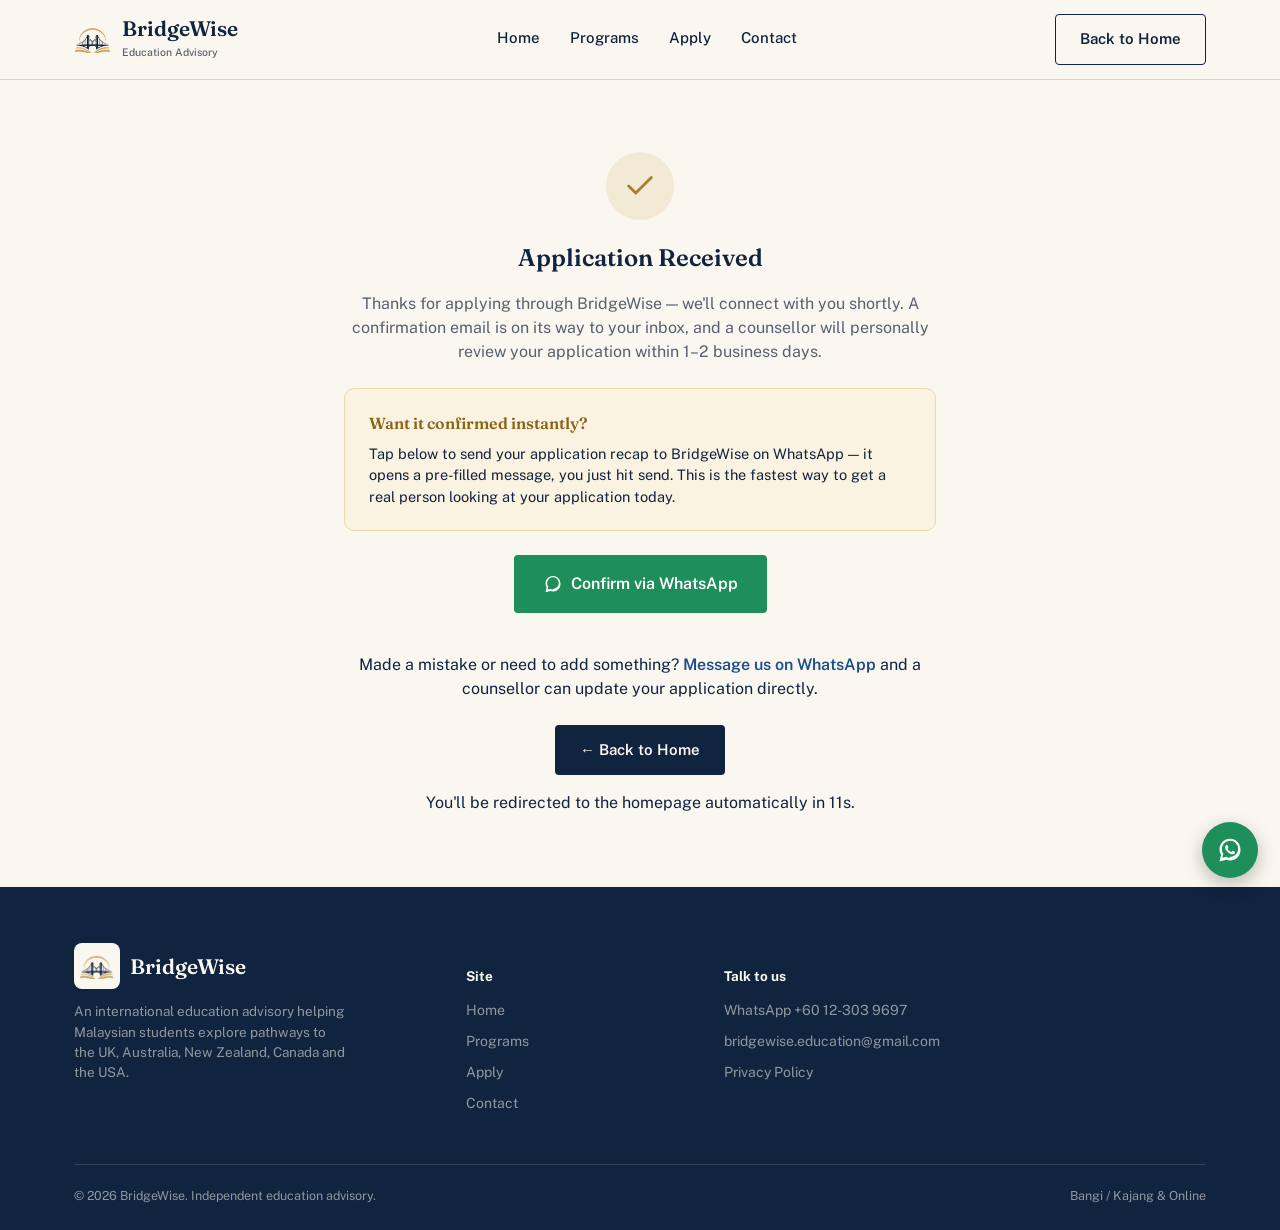
<file: thank-you.html>
<!DOCTYPE html>
<html lang="en">
<head>
<meta charset="UTF-8">
<meta name="viewport" content="width=device-width, initial-scale=1.0">
<title>Application Received | BridgeWise Education Advisory</title>
<meta name="description" content="Your BridgeWise application has been received. Confirm instantly over WhatsApp.">
<link rel="canonical" href="https://bridge-wise.vercel.app/thank-you.html">
<meta name="robots" content="noindex, follow">

<link rel="preconnect" href="https://fonts.googleapis.com">
<link rel="preconnect" href="https://fonts.gstatic.com" crossorigin>
<link rel="stylesheet" href="https://fonts.googleapis.com/css2?family=Fraunces:ital,opsz,wght@0,9..144,400;0,9..144,500;0,9..144,600;0,9..144,700;1,9..144,500&family=Public+Sans:wght@400;500;600;700;800&display=swap">
<link rel="stylesheet" href="assets/css/style.css?v=8">
<link rel="icon" type="image/png" href="assets/img/favicon-32.png">
<link rel="apple-touch-icon" href="assets/img/apple-touch-icon.png">

<script>
  document.documentElement.classList.add('js');
  setTimeout(function(){
    var els = document.querySelectorAll('.reveal');
    for (var i = 0; i < els.length; i++){ els[i].classList.add('in'); }
  }, 2500);
</script>
</head>
<body>

<header class="nav">
  <div class="wrap">
    <a href="index.html" class="brand">
      <img src="assets/img/bridgewise-logo.png" alt="BridgeWise" class="brand-mark">
      <span>
        <span class="brand-name">BridgeWise</span>
        <span class="brand-tag">Education Advisory</span>
      </span>
    </a>
    <nav class="nav-links" id="nav-links">
      <a href="index.html">Home</a>
      <a href="programs.html">Programs</a>
      <a href="apply.html">Apply</a>
      <a href="contact.html">Contact</a>
    </nav>
    <div class="nav-cta">
      <a href="index.html" class="btn btn-outline">Back to Home</a>
      <button class="nav-toggle" aria-label="Toggle menu" aria-expanded="false">
        <svg viewBox="0 0 24 24" fill="none" stroke="currentColor" stroke-width="2"><path d="M3 6h18M3 12h18M3 18h18"/></svg>
      </button>
    </div>
  </div>
</header>

<section>
  <div class="wrap" style="max-width: 640px;">
    <div class="text-center">
      <div class="confirm-icon">
        <svg viewBox="0 0 24 24" fill="none" stroke="currentColor" stroke-width="2" stroke-linecap="round" stroke-linejoin="round"><path d="M20 6L9 17l-5-5"/></svg>
      </div>
      <h1>Application Received</h1>
      <p class="mt-16" style="color:var(--slate); font-size:16px;">Thanks for applying through BridgeWise &mdash; we'll connect with you shortly. A confirmation email is on its way to your inbox, and a counsellor will personally review your application within 1&ndash;2 business days.</p>
    </div>

    <div class="recap-card" id="recap-card">
      <div class="recap-row"><span class="rlabel">Name</span><span class="rvalue" id="recap-name">&mdash;</span></div>
      <div class="recap-row"><span class="rlabel">Applying for</span><span class="rvalue" id="recap-programme">&mdash;</span></div>
      <div class="recap-row"><span class="rlabel">University</span><span class="rvalue" id="recap-university">&mdash;</span></div>
      <div class="recap-row"><span class="rlabel">Referral code</span><span class="rvalue" id="recap-ref">&mdash;</span></div>
    </div>

    <div class="callout mt-24">
      <h4>Want it confirmed instantly?</h4>
      <p class="mt-8">Tap below to send your application recap to BridgeWise on WhatsApp &mdash; it opens a pre-filled message, you just hit send. This is the fastest way to get a real person looking at your application today.</p>
    </div>

    <div class="text-center mt-24">
      <a href="#" id="wa-confirm-btn" class="btn btn-wa" style="font-size:16px; padding:16px 28px;">
        <svg viewBox="0 0 32 32" width="20" height="20" fill="currentColor" aria-hidden="true"><path d="M16.01 3C9.38 3 4 8.38 4 15.01c0 2.35.65 4.55 1.78 6.43L4 29l7.76-1.73a11.9 11.9 0 0 0 4.25.78h.01c6.63 0 12-5.38 12-12.01C28.02 8.38 22.64 3 16.01 3zm0 21.82c-1.34 0-2.65-.29-3.83-.86l-.28-.14-4.6 1.02 1.05-4.48-.18-.29a9.7 9.7 0 0 1-1.5-5.06C6.67 9.53 10.9 5.3 16.01 5.3c2.47 0 4.79.97 6.53 2.72a9.17 9.17 0 0 1 2.7 6.5c0 5.11-4.23 9.3-9.23 9.3z"/></svg>
        Confirm via WhatsApp
      </a>
    </div>

    <p class="hint text-center mt-40">Made a mistake or need to add something? <a href="#" data-wa style="color:var(--bridge); font-weight:600;">Message us on WhatsApp</a> and a counsellor can update your application directly.</p>

    <div class="text-center mt-24">
      <a href="index.html" class="btn btn-navy">&larr; Back to Home</a>
      <p class="hint mt-16" id="redirect-notice">You'll be redirected to the homepage automatically in <span id="redirect-countdown">12</span>s.</p>
    </div>
  </div>
</section>

<!-- ============ FOOTER ============ -->
<footer>
  <div class="wrap">
    <div class="foot-grid">
      <div class="foot-brand">
        <div class="brand">
          <span class="brand-mark-chip"><img src="assets/img/bridgewise-logo.png" alt="BridgeWise" class="brand-mark"></span>
          <span class="brand-name" style="color:#FAF7F0;">BridgeWise</span>
        </div>
        <p>An international education advisory helping Malaysian students explore pathways to the UK, Australia, New Zealand, Canada and the USA.</p>
      </div>
      <div>
        <h5>Site</h5>
        <ul>
          <li><a href="index.html">Home</a></li>
          <li><a href="programs.html">Programs</a></li>
          <li><a href="apply.html">Apply</a></li>
          <li><a href="contact.html">Contact</a></li>
        </ul>
      </div>
      <div>
        <h5>Talk to us</h5>
        <ul>
          <li><a href="#" data-wa>WhatsApp +60 12-303 9697</a></li>
          <li><a href="mailto:bridgewise.education@gmail.com">bridgewise.education@gmail.com</a></li>
          <li><a href="privacy.html">Privacy Policy</a></li>
        </ul>
      </div>
    </div>
    <div class="foot-bottom">
      <span>&copy; <span id="year"></span> BridgeWise. Independent education advisory.</span>
      <span>Bangi / Kajang &amp; Online</span>
    </div>
  </div>
</footer>

<a href="#" class="wa-float" data-wa aria-label="Chat with BridgeWise on WhatsApp">
  <svg viewBox="0 0 32 32" fill="currentColor" aria-hidden="true"><path d="M16.01 3C9.38 3 4 8.38 4 15.01c0 2.35.65 4.55 1.78 6.43L4 29l7.76-1.73a11.9 11.9 0 0 0 4.25.78h.01c6.63 0 12-5.38 12-12.01C28.02 8.38 22.64 3 16.01 3zm0 21.82c-1.34 0-2.65-.29-3.83-.86l-.28-.14-4.6 1.02 1.05-4.48-.18-.29a9.7 9.7 0 0 1-1.5-5.06C6.67 9.53 10.9 5.3 16.01 5.3c2.47 0 4.79.97 6.53 2.72a9.17 9.17 0 0 1 2.7 6.5c0 5.11-4.23 9.3-9.23 9.3zm5.06-6.96c-.28-.14-1.64-.81-1.9-.9-.25-.1-.44-.14-.62.13-.18.28-.72.9-.88 1.08-.16.18-.32.2-.6.07-.28-.14-1.17-.43-2.23-1.37a8.35 8.35 0 0 1-1.54-1.92c-.16-.28-.02-.43.12-.57.13-.13.28-.32.42-.49.14-.16.18-.28.28-.46.09-.18.05-.35-.02-.49-.07-.14-.62-1.5-.85-2.05-.22-.53-.45-.46-.62-.47-.16-.01-.35-.01-.53-.01-.18 0-.49.07-.74.35-.25.28-.97.95-.97 2.31s1 2.68 1.14 2.87c.14.18 1.97 3.01 4.77 4.22.67.29 1.19.46 1.6.59.67.21 1.28.18 1.76.11.54-.08 1.64-.67 1.87-1.32.23-.65.23-1.2.16-1.32-.07-.11-.25-.18-.53-.32z"/></svg>
</a>

<script src="assets/js/main.js?v=8"></script>
<script src="assets/js/thank-you.js?v=8"></script>
</body>
</html>
</file>
<file: assets/css/style.css>
/* =========================================================
   Bridge Wise — Design System
   Palette: Ink Navy / Bridge Blue / Signal Gold / Warm Paper
   Type: Fraunces (display, editorial serif) + Public Sans (body/UI)
   Fonts loaded via <link> tags in <head>, not @import — @import is
   render-blocking and can cause a flash of oddly-scaled layout on
   slower mobile connections while it resolves.
   ========================================================= */

:root{
  /* Color tokens */
  --ink:        #10233F;   /* fixed brand navy — buttons, small accents, always navy regardless of theme */
  --bridge:     #1D4E89;   /* secondary blue — links, mid accents */
  --gold:       #C89B3C;   /* signal gold — scholarship, CTAs */
  --gold-deep:  #A87F2C;
  --paper:      #FAF7F0;   /* page background */
  --paper-dim:  #F1ECE1;   /* alternate section background */
  --card-bg:    #FFFFFF;   /* card/panel surfaces */
  --text:       #10233F;   /* main heading/body text color — flips in dark mode */
  --slate:      #57616F;   /* secondary/muted text — flips in dark mode */
  --line:       #DAD3C3;   /* hairline borders — flips in dark mode */
  --line-navy:  rgba(255,255,255,0.14);
  --white:      #FFFFFF;
  --earn:       #2F6E52;   /* commission / money-earned green, sparing use */

  /* Inverse-surface tokens — for the deliberately dark navy sections
     (hero, footer, topbar, "How We Help" band, CTA bands, page headers).
     These stay navy in BOTH light and dark mode — they were always meant
     to be a dark accent against the page, not something that "un-darkens". */
  --surface-inverse:      #10233F;
  --on-inverse:           #FAF7F0;
  --on-inverse-soft:      rgba(250,247,240,0.75);
  --on-inverse-softer:    rgba(250,247,240,0.55);
  --on-inverse-line:      rgba(255,255,255,0.14);

  --radius-s: 4px;
  --radius-m: 10px;

  --font-display: 'Fraunces', 'Iowan Old Style', serif;
  --font-body: 'Public Sans', -apple-system, BlinkMacSystemFont, 'Segoe UI', sans-serif;

  --maxw: 1180px;
}

/* ---------- Dark theme override ---------- */
/* Toggled via JS setting data-theme="dark" on <html>. This is a genuine
   full-page inversion: page background, cards, borders, and body text
   all flip — not just the pre-existing navy accent sections (those stay
   navy in both modes, see --surface-inverse above). */
[data-theme="dark"]{
  --paper:      #0B1526;
  --paper-dim:  #0F1B30;
  --card-bg:    #16233B;
  --text:       #F1ECE1;
  --slate:      #9AA7B8;
  --line:       rgba(255,255,255,0.12);
  --bridge:     #6FA0D8;
  --earn:       #4FAE85;
}
[data-theme="dark"] .hero .bridge-path path{ opacity: 0.5; }
[data-theme="dark"] .btn-outline{ color: var(--text); border-color: var(--line); }
[data-theme="dark"] .callout{ background: rgba(200,155,60,0.12); border-color: rgba(200,155,60,0.35); }
[data-theme="dark"] .table-wrap.compare td.highlight,
[data-theme="dark"] .table-wrap td:first-child{ color: var(--text); }

html{
  transition: background-color .25s ease;
}

*, *::before, *::after{ box-sizing: border-box; }
html{ scroll-behavior: smooth; }
body{
  margin: 0;
  font-family: var(--font-body);
  color: var(--text);
  background: var(--paper);
  line-height: 1.5;
  -webkit-font-smoothing: antialiased;
}

img{ max-width: 100%; display: block; }
a{ color: inherit; text-decoration: none; }
ul{ margin: 0; padding: 0; list-style: none; }
button{ font-family: inherit; cursor: pointer; }
h1,h2,h3,h4{ font-family: var(--font-display); margin: 0; font-weight: 600; color: var(--text); }
p{ margin: 0; }

@media (prefers-reduced-motion: reduce){
  *{ animation-duration: 0.01ms !important; animation-iteration-count: 1 !important; transition-duration: 0.01ms !important; scroll-behavior: auto !important; }
}

:focus-visible{
  outline: 2px solid var(--gold);
  outline-offset: 2px;
}

.wrap{
  max-width: var(--maxw);
  margin: 0 auto;
  padding: 0 24px;
}

.eyebrow{ /* used sparingly, only for genuine section labels, not decoration */
  font-size: 13px;
  color: var(--bridge);
  font-weight: 600;
  letter-spacing: 0.01em;
}

/* ---------- Buttons ---------- */
.btn{
  display: inline-flex;
  align-items: center;
  gap: 8px;
  padding: 13px 24px;
  border-radius: var(--radius-s);
  font-weight: 600;
  font-size: 15px;
  border: 1.5px solid transparent;
  transition: transform .15s ease, background .2s ease, border-color .2s ease, box-shadow .2s ease;
  white-space: nowrap;
}
.btn:active{ transform: translateY(1px); }
.btn-gold:hover, .btn-navy:hover{ transform: translateY(-2px); box-shadow: 0 10px 22px rgba(16,35,63,0.16); }
.btn-gold:active, .btn-navy:active{ transform: translateY(0); box-shadow: none; }
.btn-gold{ background: var(--gold); color: var(--ink); }
.btn-gold:hover{ background: var(--gold-deep); }
.btn-navy{ background: var(--ink); color: var(--on-inverse); }
.btn-navy:hover{ background: #0A1728; }
.btn-outline{ background: transparent; color: var(--text); border-color: var(--text); }
.btn-outline:hover{ background: var(--ink); color: var(--on-inverse); }
.btn-outline-light{ background: transparent; color: var(--on-inverse); border-color: var(--on-inverse-line); }
.btn-outline-light:hover{ border-color: var(--on-inverse); }
.btn-wa{ background: #1E8F5A; color: var(--white); }
.btn-wa:hover{ background: #197A4C; }
.btn-block{ width: 100%; justify-content: center; }

/* ---------- Top bar (utility strip) ---------- */
.topbar{
  background: var(--surface-inverse);
  color: var(--on-inverse-soft);
  font-size: 13px;
}
.topbar .wrap{
  display: flex;
  align-items: center;
  justify-content: space-between;
  padding-top: 8px;
  padding-bottom: 8px;
  gap: 16px;
}
.topbar a{ color: var(--gold); font-weight: 600; }
.topbar-item{ display: flex; align-items: center; gap: 6px; }

@media (max-width: 640px){
  .topbar .wrap{ justify-content: center; }
  .topbar-item:nth-child(2){ display: none; }
}

/* ---------- Nav ---------- */
.nav{
  background: var(--paper);
  border-bottom: 1px solid var(--line);
  position: sticky;
  top: 0;
  z-index: 50;
}
.nav .wrap{
  display: flex;
  align-items: center;
  justify-content: space-between;
  padding-top: 14px;
  padding-bottom: 14px;
}
.brand{
  display: flex;
  align-items: center;
  gap: 10px;
}
.brand-mark{
  width: 38px; height: 38px;
  flex-shrink: 0;
  object-fit: contain;
}
.brand-mark-chip{
  display: inline-flex;
  align-items: center;
  justify-content: center;
  width: 46px; height: 46px;
  border-radius: 8px;
  background: var(--paper);
  padding: 5px;
  flex-shrink: 0;
}
.brand-mark-chip .brand-mark{ width: 100%; height: 100%; }
.brand-name{
  font-family: var(--font-display);
  font-size: 21px;
  font-weight: 600;
  color: var(--text);
  line-height: 1;
}
.brand-tag{
  display: block;
  font-family: var(--font-body);
  font-size: 10.5px;
  color: var(--slate);
  font-weight: 500;
  margin-top: 2px;
}
.nav-links{
  display: flex;
  align-items: center;
  gap: 30px;
}
.nav-links a{
  font-size: 15px;
  font-weight: 500;
  color: var(--text);
  padding: 6px 0;
  border-bottom: 2px solid transparent;
}
.nav-links a:hover, .nav-links a[aria-current="page"]{
  border-bottom-color: var(--gold);
}
.nav-cta{ display: flex; align-items: center; gap: 10px; }
.nav-toggle{
  display: none;
  background: none; border: none;
  padding: 8px;
}
.nav-toggle svg{ width: 24px; height: 24px; }

@media (max-width: 900px){
  .nav-links{
    position: absolute;
    top: 100%; left: 0; right: 0;
    background: var(--paper);
    border-bottom: 1px solid var(--line);
    flex-direction: column;
    align-items: flex-start;
    padding: 8px 24px 20px;
    gap: 4px;
    display: none;
  }
  .nav-links.open{ display: flex; }
  .nav-links a{ width: 100%; padding: 10px 0; border-bottom: 1px solid var(--line); }
  .nav-toggle{ display: inline-flex; }
  .nav-cta .btn-outline{ display: none; }
}

/* ---------- Hero (dual conversion) ---------- */
.hero{
  background: var(--surface-inverse);
  color: var(--on-inverse);
  position: relative;
  overflow: hidden;
}
.hero-top{
  padding: 64px 0 48px;
  position: relative;
  z-index: 2;
}
.hero-top .wrap{ max-width: 760px; }
.hero-kicker{
  display: inline-flex;
  align-items: center;
  gap: 8px;
  background: rgba(200,155,60,0.14);
  border: 1px solid rgba(200,155,60,0.4);
  color: var(--gold);
  padding: 6px 12px;
  border-radius: 100px;
  font-size: 13px;
  font-weight: 600;
  margin-bottom: 22px;
}
.hero h1{
  font-size: clamp(32px, 4.6vw, 52px);
  line-height: 1.08;
  color: var(--on-inverse);
  max-width: 15ch;
}
.hero h1 em{
  font-style: italic;
  color: var(--gold);
}
.hero-sub{
  margin-top: 20px;
  font-size: 17px;
  color: var(--on-inverse-soft);
  max-width: 52ch;
}

.hero-split{
  position: relative;
  z-index: 2;
  border-top: 1px solid var(--on-inverse-line);
}
.hero-split .wrap{
  display: grid;
  grid-template-columns: 1fr 1fr;
  gap: 0;
}
.hero-panel{
  padding: 34px 30px;
  border-right: 1px solid var(--on-inverse-line);
}
.hero-split .wrap > .hero-panel:last-child{ border-right: none; }
.hero-panel-label{
  font-size: 12.5px;
  font-weight: 700;
  letter-spacing: 0.02em;
  color: var(--gold);
  margin-bottom: 8px;
  display: block;
}
.hero-panel h3{
  color: var(--on-inverse);
  font-size: 22px;
  margin-bottom: 8px;
}
.hero-panel p{
  color: var(--on-inverse-soft);
  font-size: 14.5px;
  margin-bottom: 18px;
  max-width: 42ch;
}
@media (max-width: 760px){
  .hero-split .wrap{ grid-template-columns: 1fr; }
  .hero-panel{ border-right: none; border-bottom: 1px solid var(--on-inverse-line); }
}

/* Bridge path decoration */
.bridge-path{
  position: absolute;
  inset: 0;
  z-index: 1;
  opacity: 0.5;
  pointer-events: none;
}

/* ---------- Value strip ---------- */
.value-strip{
  background: var(--paper-dim);
  border-bottom: 1px solid var(--line);
}
.value-grid{
  display: grid;
  grid-template-columns: repeat(4, 1fr);
  gap: 0;
}
.value-item{
  padding: 26px 22px;
  border-right: 1px solid var(--line);
}
.value-grid .value-item:last-child{ border-right: none; }
.value-item .num{
  font-family: var(--font-display);
  font-size: 26px;
  color: var(--bridge);
  display: block;
  margin-bottom: 4px;
}
.value-item .label{
  font-size: 13.5px;
  color: var(--slate);
  font-weight: 500;
  line-height: 1.4;
}
@media (max-width: 900px){
  .value-grid{ grid-template-columns: repeat(2, 1fr); }
  .value-item:nth-child(2){ border-right: none; }
  .value-item{ border-bottom: 1px solid var(--line); }
}

/* ---------- Section shell ---------- */
section{ padding: 72px 0; }
.section-head{
  max-width: 640px;
  margin-bottom: 40px;
}
.section-head h2{
  font-size: clamp(26px, 3vw, 36px);
  line-height: 1.15;
}
.section-head p{
  margin-top: 12px;
  color: var(--slate);
  font-size: 16px;
}
.section-alt{ background: var(--paper-dim); }
.section-navy{ background: var(--surface-inverse); color: var(--on-inverse); }
.section-navy h2, .section-navy h3{ color: var(--on-inverse); }
.section-navy .section-head p{ color: var(--on-inverse-soft); }

/* ---------- Program grid ---------- */
.track-grid{
  display: grid;
  grid-template-columns: repeat(3, 1fr);
  gap: 18px;
}
.track-card{
  background: var(--card-bg);
  border: 1px solid var(--line);
  border-radius: var(--radius-m);
  padding: 26px 22px;
  transition: border-color .2s ease, transform .2s ease;
}
.track-card:hover{ border-color: var(--gold); transform: translateY(-3px); }
.track-icon{
  width: 42px; height: 42px;
  margin-bottom: 16px;
  color: var(--bridge);
}
.track-card h3{ font-size: 18px; margin-bottom: 8px; }
.track-card p{ color: var(--slate); font-size: 14px; margin-bottom: 14px; }
.track-card .track-link{
  font-size: 13.5px;
  font-weight: 600;
  color: var(--bridge);
}
@media (max-width: 900px){ .track-grid{ grid-template-columns: repeat(2, 1fr); } }
@media (max-width: 600px){ .track-grid{ grid-template-columns: 1fr; } }

/* ---------- Journey / bridge timeline ---------- */
.journey{
  display: grid;
  grid-template-columns: repeat(3, 1fr);
  gap: 0;
  position: relative;
  margin-top: 20px;
}
.journey::before{
  content: "";
  position: absolute;
  top: 27px; left: 8%; right: 8%;
  height: 2px;
  background: repeating-linear-gradient(90deg, var(--gold) 0 10px, transparent 10px 18px);
}
.journey-step{
  position: relative;
  padding: 0 20px;
  text-align: left;
}
.journey-step .dot{
  width: 56px; height: 56px;
  border-radius: 50%;
  background: var(--ink);
  color: var(--gold);
  display: flex;
  align-items: center;
  justify-content: center;
  font-family: var(--font-display);
  font-size: 20px;
  margin-bottom: 18px;
  position: relative;
  z-index: 2;
  border: 3px solid var(--paper);
}
.journey-step h4{ font-size: 17px; margin-bottom: 6px; }
.journey-step p{ color: var(--slate); font-size: 14px; }
@media (max-width: 760px){
  .journey{ grid-template-columns: 1fr; gap: 28px; }
  .journey::before{ display: none; }
}

/* ---------- Testimonials ---------- */
.testi-grid{
  display: grid;
  grid-template-columns: repeat(3, 1fr);
  gap: 20px;
}
.testi-card{
  background: var(--card-bg);
  border: 1px solid var(--line);
  border-radius: var(--radius-m);
  padding: 26px;
}
.testi-quote{
  font-family: var(--font-display);
  font-size: 16.5px;
  line-height: 1.5;
  color: var(--text);
  margin-bottom: 20px;
}
.testi-person{
  display: flex;
  align-items: center;
  gap: 12px;
}
.testi-person img{
  width: 48px; height: 48px;
  border-radius: 50%;
  object-fit: cover;
}
.testi-name{ font-weight: 700; font-size: 14.5px; }
.testi-role{ font-size: 12.5px; color: var(--slate); }
@media (max-width: 900px){ .testi-grid{ grid-template-columns: 1fr; } }

/* ---------- Agent teaser band ---------- */
.agent-band{
  background: var(--surface-inverse);
  color: var(--on-inverse);
  border-radius: var(--radius-m);
  padding: 44px 40px;
  display: flex;
  align-items: center;
  justify-content: space-between;
  gap: 30px;
}
.agent-band h3{ color: var(--on-inverse); font-size: 24px; max-width: 30ch; }
.agent-band p{ color: var(--on-inverse-soft); margin-top: 8px; max-width: 40ch; font-size: 14.5px; }
.agent-band-cta{ flex-shrink: 0; }
@media (max-width: 760px){
  .agent-band{ flex-direction: column; align-items: flex-start; padding: 32px 26px; }
}

/* ---------- Footer ---------- */
footer{
  background: var(--surface-inverse);
  color: var(--on-inverse-softer);
  padding: 56px 0 24px;
  font-size: 14px;
}
.foot-grid{
  display: grid;
  grid-template-columns: 1.6fr 1fr 1fr 1fr;
  gap: 32px;
  padding-bottom: 40px;
  border-bottom: 1px solid var(--on-inverse-line);
}
.foot-grid h5{
  color: var(--on-inverse);
  font-family: var(--font-body);
  font-size: 13.5px;
  font-weight: 700;
  margin-bottom: 14px;
}
.foot-grid li{ margin-bottom: 10px; }
.foot-grid a:hover{ color: var(--gold); }
.foot-brand p{ margin-top: 12px; max-width: 34ch; font-size: 13.5px; color: var(--on-inverse-softer); }
.foot-bottom{
  display: flex;
  justify-content: space-between;
  align-items: center;
  padding-top: 22px;
  font-size: 12.5px;
  flex-wrap: wrap;
  gap: 10px;
}
@media (max-width: 800px){ .foot-grid{ grid-template-columns: 1fr 1fr; } }
@media (max-width: 500px){ .foot-grid{ grid-template-columns: 1fr; } }

/* ---------- WhatsApp floating button ---------- */
.wa-float{
  position: fixed;
  bottom: 22px; right: 22px;
  z-index: 60;
  background: #1E8F5A;
  color: #fff;
  width: 56px; height: 56px;
  border-radius: 50%;
  display: flex;
  align-items: center;
  justify-content: center;
  box-shadow: 0 6px 18px rgba(0,0,0,0.25);
  transition: transform .15s ease;
}
.wa-float:hover{ transform: scale(1.06); }
.wa-float svg{ width: 28px; height: 28px; }

/* ---------- Page header (interior pages) ---------- */
.page-header{
  background: var(--surface-inverse);
  color: var(--on-inverse);
  padding: 46px 0 40px;
}
.page-header h1{ color: var(--on-inverse); font-size: clamp(28px, 4vw, 40px); max-width: 20ch; }
.page-header p{ color: var(--on-inverse-soft); margin-top: 12px; max-width: 56ch; font-size: 15.5px; }
.breadcrumb{ font-size: 13px; color: var(--on-inverse-softer); margin-bottom: 16px; }
.breadcrumb a{ color: var(--gold); }

/* ---------- Cards / info boxes ---------- */
.card{
  background: var(--card-bg);
  border: 1px solid var(--line);
  border-radius: var(--radius-m);
  padding: 26px;
}
.callout{
  background: #FBF3E1;
  border: 1px solid #EAD9A9;
  border-radius: var(--radius-m);
  padding: 22px 24px;
}
.callout h4{ font-size: 16px; margin-bottom: 6px; color: #8B6314; }
.callout p{ font-size: 14.5px; color: var(--text); }

/* ---------- Tables ---------- */
.table-wrap{ overflow-x: auto; border: 1px solid var(--line); border-radius: var(--radius-m); }
table{ width: 100%; border-collapse: collapse; font-size: 14.5px; min-width: 560px; }
thead th{
  background: var(--ink);
  color: var(--white);
  text-align: left;
  padding: 13px 16px;
  font-weight: 600;
  font-size: 13.5px;
}
tbody td{
  padding: 13px 16px;
  border-top: 1px solid var(--line);
  color: var(--slate);
}
tbody tr:nth-child(even){ background: var(--paper-dim); }
tbody td:first-child{ color: var(--text); font-weight: 600; }

/* ---------- Forms ---------- */
.form-card{
  background: var(--card-bg);
  border: 1px solid var(--line);
  border-radius: var(--radius-m);
  padding: 32px;
}
.field{ margin-bottom: 18px; }
.field label{
  display: block;
  font-size: 13.5px;
  font-weight: 600;
  margin-bottom: 6px;
  color: var(--text);
}
.field .hint{ font-size: 12px; color: var(--slate); margin-top: 5px; }
.field input, .field select, .field textarea{
  width: 100%;
  padding: 11px 13px;
  border: 1.5px solid var(--line);
  border-radius: var(--radius-s);
  font-family: inherit;
  font-size: 14.5px;
  color: var(--text);
  background: var(--paper);
  transition: border-color .15s ease;
}
.field input:focus, .field select:focus, .field textarea:focus{
  outline: none;
  border-color: var(--bridge);
}
.field-row{ display: grid; grid-template-columns: 1fr 1fr; gap: 16px; }
@media (max-width: 560px){ .field-row{ grid-template-columns: 1fr; } }

.upload-box{
  border: 1.5px dashed var(--line);
  border-radius: var(--radius-m);
  padding: 26px;
  text-align: center;
  background: var(--paper-dim);
}
.upload-box p{ font-size: 13.5px; color: var(--slate); margin-top: 8px; }
.upload-box input[type="file"]{ margin: 0 auto; }

/* Multi-step form */
.steps-track{
  display: flex;
  gap: 8px;
  margin-bottom: 34px;
}
.step-pill{
  flex: 1;
  text-align: center;
  padding: 10px 6px;
  border-radius: var(--radius-s);
  background: var(--paper-dim);
  border: 1.5px solid var(--line);
  font-size: 12.5px;
  font-weight: 600;
  color: var(--slate);
}
.step-pill.active{ background: var(--ink); color: var(--white); border-color: var(--ink); }
.step-pill.done{ background: var(--gold); color: var(--ink); border-color: var(--gold); }
.form-step{ display: none; }
.form-step.active{ display: block; }
.step-nav{ display: flex; justify-content: space-between; margin-top: 26px; gap: 12px; }
.form-msg{
  margin-top: 18px;
  padding: 14px 16px;
  border-radius: var(--radius-s);
  font-size: 14px;
  display: none;
}
.form-msg.show{ display: block; }
.form-msg.success{ background: #E7F3EC; color: var(--earn); border: 1px solid #BFE1CD; }
.form-msg.error{ background: #FBEAEA; color: #9C3B3B; border: 1px solid #F0C6C6; }

/* ---------- Sidebar / two-col layouts ---------- */
.split-2{
  display: grid;
  grid-template-columns: 1.1fr 0.9fr;
  gap: 40px;
  align-items: start;
}
@media (max-width: 900px){ .split-2{ grid-template-columns: 1fr; } }

/* ---------- Steps list (workflow) ---------- */
.workflow{
  display: grid;
  grid-template-columns: repeat(3, 1fr);
  gap: 20px;
}
.workflow-step{
  background: var(--card-bg);
  border: 1px solid var(--line);
  border-radius: var(--radius-m);
  padding: 26px;
  position: relative;
}
.workflow-step .wf-num{
  font-family: var(--font-display);
  font-size: 30px;
  color: var(--gold);
  margin-bottom: 12px;
  display: block;
}
.workflow-step h4{ font-size: 17px; margin-bottom: 8px; }
.workflow-step p{ color: var(--slate); font-size: 14px; }
@media (max-width: 900px){ .workflow{ grid-template-columns: 1fr; } }

/* ---------- Commission strip ---------- */
.commission-box{
  background: var(--ink);
  color: var(--white);
  border-radius: var(--radius-m);
  padding: 32px;
}
.commission-box h3{ color: var(--white); }
.commission-box .fine{ font-size: 12.5px; color: rgba(250,247,240,0.55); margin-top: 14px; }

/* ---------- Contact tiles ---------- */
.contact-tile{
  display: flex;
  gap: 16px;
  padding: 20px 0;
  border-bottom: 1px solid var(--line);
}
.contact-tile:last-child{ border-bottom: none; }
.contact-tile .ic{
  width: 40px; height: 40px;
  flex-shrink: 0;
  border-radius: 50%;
  background: var(--paper-dim);
  color: var(--bridge);
  display: flex;
  align-items: center;
  justify-content: center;
}
.contact-tile h4{ font-size: 15px; margin-bottom: 3px; }
.contact-tile p{ font-size: 14px; color: var(--slate); }
.contact-tile a{ color: var(--bridge); font-weight: 600; }

.placeholder-note{
  font-size: 12px;
  color: var(--gold-deep);
  background: #FBF3E1;
  padding: 2px 8px;
  border-radius: 100px;
  margin-left: 8px;
  font-weight: 700;
  vertical-align: middle;
}

/* ---------- Back to top ---------- */
.back-to-top{
  position: fixed;
  bottom: 22px; left: 22px;
  z-index: 60;
  background: var(--ink);
  color: var(--gold);
  width: 46px; height: 46px;
  border-radius: 50%;
  display: flex;
  align-items: center;
  justify-content: center;
  border: none;
  box-shadow: 0 6px 18px rgba(0,0,0,0.22);
  opacity: 0;
  transform: translateY(10px);
  pointer-events: none;
  transition: opacity .2s ease, transform .2s ease, background .2s ease;
}
.back-to-top.visible{
  opacity: 1;
  transform: translateY(0);
  pointer-events: auto;
}
.back-to-top:hover{ background: #0A1728; }
.back-to-top svg{ width: 20px; height: 20px; }

/* ---------- Who it's for ---------- */
.fit-grid{
  display: grid;
  grid-template-columns: repeat(2, 1fr);
  gap: 14px;
}
.fit-item{
  display: flex;
  gap: 14px;
  align-items: flex-start;
  background: var(--card-bg);
  border: 1px solid var(--line);
  border-radius: var(--radius-m);
  padding: 20px;
}
.fit-item .tick{
  width: 26px; height: 26px;
  flex-shrink: 0;
  border-radius: 50%;
  background: var(--paper-dim);
  color: var(--bridge);
  display: flex;
  align-items: center;
  justify-content: center;
}
.fit-item p{ font-size: 14.5px; color: var(--slate); }
@media (max-width: 700px){ .fit-grid{ grid-template-columns: 1fr; } }

/* ---------- Route comparison ---------- */
.compare-grid{
  display: grid;
  grid-template-columns: 1fr 1fr;
  gap: 20px;
}
.compare-card{
  border-radius: var(--radius-m);
  padding: 30px 26px;
  border: 1.5px solid var(--line);
}
.compare-card.highlight{
  background: var(--ink);
  border-color: var(--ink);
}
.compare-card h4{ font-size: 18px; margin-bottom: 4px; }
.compare-card.highlight h4{ color: var(--white); }
.compare-card .compare-tag{
  font-size: 12.5px;
  font-weight: 700;
  color: var(--slate);
  margin-bottom: 10px;
  display: block;
}
.compare-card.highlight .compare-tag{ color: var(--gold); }
.compare-card ul{ margin-top: 16px; display: flex; flex-direction: column; gap: 11px; }
.compare-card li{
  font-size: 14px;
  display: flex;
  gap: 10px;
  color: var(--slate);
}
.compare-card.highlight li{ color: rgba(250,247,240,0.82); }
.compare-card li svg{ flex-shrink: 0; margin-top: 2px; width: 16px; height: 16px; }
@media (max-width: 760px){ .compare-grid{ grid-template-columns: 1fr; } }

/* ---------- Extended timeline (6 steps, 2 rows) ---------- */
.timeline-grid{
  display: grid;
  grid-template-columns: repeat(3, 1fr);
  gap: 22px 18px;
  margin-top: 20px;
}
.timeline-item{
  background: var(--card-bg);
  border: 1px solid var(--line);
  border-radius: var(--radius-m);
  padding: 22px;
}
.timeline-item .t-num{
  font-family: var(--font-display);
  color: var(--gold-deep);
  font-size: 13px;
  font-weight: 700;
  margin-bottom: 10px;
  display: block;
}
.timeline-item h4{ font-size: 16px; margin-bottom: 6px; }
.timeline-item p{ font-size: 13.5px; color: var(--slate); }
@media (max-width: 900px){ .timeline-grid{ grid-template-columns: repeat(2, 1fr); } }
@media (max-width: 560px){ .timeline-grid{ grid-template-columns: 1fr; } }

/* ---------- FAQ accordion ---------- */
.faq-list{ display: flex; flex-direction: column; gap: 12px; max-width: 760px; }
.faq-item{
  background: var(--card-bg);
  border: 1px solid var(--line);
  border-radius: var(--radius-m);
  overflow: hidden;
}
.faq-item summary{
  padding: 18px 22px;
  font-weight: 600;
  font-size: 15px;
  cursor: pointer;
  list-style: none;
  display: flex;
  align-items: center;
  justify-content: space-between;
  gap: 16px;
  transition: background .15s ease;
}
.faq-item summary::-webkit-details-marker{ display: none; }
.faq-item summary:hover{ background: var(--paper-dim); }
.faq-item summary .faq-icon{
  flex-shrink: 0;
  width: 22px; height: 22px;
  border-radius: 50%;
  border: 1.5px solid var(--line);
  display: flex;
  align-items: center;
  justify-content: center;
  transition: transform .2s ease, background .2s ease;
}
.faq-item[open] summary .faq-icon{
  transform: rotate(45deg);
  background: var(--gold);
  border-color: var(--gold);
}
.faq-item .faq-body{
  padding: 0 22px 20px;
  font-size: 14.5px;
  color: var(--slate);
  line-height: 1.6;
}

/* ---------- Back to top ---------- */
.back-to-top{
  position: fixed;
  bottom: 90px; right: 22px;
  z-index: 59;
  width: 46px; height: 46px;
  border-radius: 50%;
  background: var(--ink);
  color: var(--gold);
  border: none;
  display: flex;
  align-items: center;
  justify-content: center;
  box-shadow: 0 6px 16px rgba(0,0,0,0.22);
  opacity: 0;
  visibility: hidden;
  transform: translateY(10px);
  transition: opacity .25s ease, transform .25s ease, visibility .25s;
}
.back-to-top.show{ opacity: 1; visibility: visible; transform: none; }
.back-to-top:hover{ background: #0A1728; }
.back-to-top svg{ width: 20px; height: 20px; }

/* ---------- Scroll reveal ---------- */
/* Safety-critical: the hidden state only applies once we know JS is running
   (html.js, set by an inline script in <head>). If JS never runs, .reveal
   elements are never hidden in the first place — no permanently-blank
   sections. See the inline <head> script + main.js safety-net timeout. */
html.js .reveal{
  opacity: 0;
  transform: translateY(18px);
  transition: opacity .6s ease, transform .6s ease;
}
html.js .reveal.in{ opacity: 1; transform: none; }

/* ---------- Reasons grid (Why Bridge Wise) ---------- */
.reason-grid{
  display: grid;
  grid-template-columns: repeat(4, 1fr);
  gap: 18px;
}
.reason-item{
  padding: 4px 2px;
}
.reason-item .track-icon{ margin-bottom: 14px; }
.reason-item h4{ font-size: 16px; margin-bottom: 6px; }
.reason-item p{ font-size: 14px; color: var(--slate); }
@media (max-width: 900px){ .reason-grid{ grid-template-columns: 1fr 1fr; } }
@media (max-width: 560px){ .reason-grid{ grid-template-columns: 1fr; } }

/* ---------- FAQ accordion ---------- */
.faq-list{
  display: flex;
  flex-direction: column;
  gap: 12px;
}
.faq-item{
  border: 1px solid var(--line);
  border-radius: var(--radius-m);
  background: var(--card-bg);
  overflow: hidden;
}
.faq-question{
  width: 100%;
  text-align: left;
  background: none;
  border: none;
  padding: 18px 22px;
  display: flex;
  justify-content: space-between;
  align-items: center;
  gap: 16px;
  font-family: var(--font-body);
  font-weight: 600;
  font-size: 15px;
  color: var(--text);
}
.faq-question .plus{
  flex-shrink: 0;
  width: 20px; height: 20px;
  color: var(--bridge);
  transition: transform .25s ease;
}
.faq-item.open .faq-question .plus{ transform: rotate(45deg); }
.faq-answer{
  max-height: 0;
  overflow: hidden;
  transition: max-height .3s ease;
}
.faq-item.open .faq-answer{ max-height: 320px; }
.faq-answer-inner{
  padding: 0 22px 20px;
  color: var(--slate);
  font-size: 14.5px;
  line-height: 1.6;
}

/* ---------- Comparison table emphasis ---------- */
.table-wrap.compare th:first-child, .table-wrap.compare td:first-child{ width: 34%; }
.table-wrap.compare td.highlight{ color: var(--gold-deep); font-weight: 700; }
.scroll-hint{
  display: none;
  font-size: 12.5px;
  color: var(--slate);
  margin-bottom: 8px;
  font-weight: 600;
}
@media (max-width: 700px){
  .scroll-hint{ display: block; }
  .table-wrap{ position: relative; }
  .table-wrap::after{
    content: "";
    position: absolute;
    top: 0; right: 0; bottom: 0;
    width: 28px;
    background: linear-gradient(90deg, transparent, rgba(16,35,63,0.06));
    pointer-events: none;
  }
}

/* ---------- Poster placeholder ---------- */
.poster-frame{
  max-width: 320px;
  margin: 0 auto;
  border-radius: var(--radius-m);
  overflow: hidden;
  border: 1px solid var(--line);
  box-shadow: 0 10px 30px rgba(16,35,63,0.08);
}
.poster-frame img{ width: 100%; display: block; }
.poster-caption{
  text-align: center;
  font-size: 12.5px;
  color: var(--slate);
  margin-top: 12px;
}

/* ---------- Eligibility quiz ---------- */
.quiz-card{
  background: var(--card-bg);
  border: 1px solid var(--line);
  border-radius: var(--radius-m);
  padding: 30px;
  max-width: 640px;
  margin: 0 auto;
}
.quiz-progress{
  display: flex;
  gap: 6px;
  margin-bottom: 22px;
}
.quiz-progress span{
  flex: 1;
  height: 4px;
  border-radius: 100px;
  background: var(--line);
}
.quiz-progress span.done{ background: var(--gold); }
.quiz-step{ display: none; }
.quiz-step.active{ display: block; }
.quiz-question{ font-size: 18px; font-family: var(--font-display); margin-bottom: 18px; }
.quiz-options{
  display: grid;
  gap: 10px;
}
.quiz-option{
  text-align: left;
  padding: 14px 16px;
  border: 1.5px solid var(--line);
  border-radius: var(--radius-s);
  background: var(--paper);
  font-family: inherit;
  font-size: 14.5px;
  font-weight: 600;
  color: var(--text);
  transition: border-color .15s ease, background .15s ease;
}
.quiz-option:hover{ border-color: var(--bridge); }
.quiz-option.selected{ border-color: var(--gold); background: rgba(200,155,60,0.1); }
.quiz-back{
  margin-top: 16px;
  font-size: 13px;
  color: var(--slate);
  font-weight: 600;
}
.quiz-result{ display: none; }
.quiz-result.active{ display: block; }
.quiz-result-track{
  background: var(--paper-dim);
  border-radius: var(--radius-m);
  padding: 20px;
  margin-bottom: 18px;
}
.quiz-result-track .label{ font-size: 12.5px; color: var(--bridge); font-weight: 700; margin-bottom: 4px; }
.quiz-result-track .value{ font-family: var(--font-display); font-size: 22px; }
.quiz-note{ font-size: 14px; color: var(--slate); margin-bottom: 20px; line-height: 1.6; }
.quiz-cta{ display: flex; gap: 12px; flex-wrap: wrap; }
.quiz-restart{
  margin-top: 18px;
  font-size: 13px;
  color: var(--bridge);
  font-weight: 600;
  background: none;
  border: none;
  font-family: inherit;
}

/* ---------- Trust / registration strip ---------- */
.trust-strip{
  display: flex;
  flex-wrap: wrap;
  gap: 10px 28px;
  align-items: center;
}
.trust-strip .trust-item{
  display: flex;
  align-items: center;
  gap: 8px;
  font-size: 13px;
  color: rgba(250,247,240,0.75);
  font-weight: 500;
}
.trust-strip .trust-item svg{ width: 16px; height: 16px; color: var(--gold); flex-shrink: 0; }

/* ---------- Mobile bottom nav (app-style) ---------- */
.bottom-nav{
  display: none;
}
@media (max-width: 900px){
  .bottom-nav{
    display: flex;
    position: fixed;
    bottom: 0; left: 0; right: 0;
    z-index: 70;
    background: var(--paper);
    border-top: 1px solid var(--line);
    padding: 6px 4px calc(6px + env(safe-area-inset-bottom));
    box-shadow: 0 -4px 16px rgba(16,35,63,0.08);
  }
  /* Hamburger + dropdown top nav is replaced by the bottom bar on mobile */
  .nav-toggle, .nav-links{ display: none !important; }
  .nav-cta .btn-outline{ display: none; }
  /* Give the WhatsApp tab in the bottom bar sole ownership of that action on mobile */
  .wa-float{ display: none; }
  .back-to-top{ bottom: 78px; }
  body{ padding-bottom: 62px; }
}
.bottom-nav-item{
  flex: 1;
  display: flex;
  flex-direction: column;
  align-items: center;
  gap: 3px;
  padding: 7px 4px;
  border: none;
  background: none;
  font-family: inherit;
  color: var(--slate);
  font-size: 11px;
  font-weight: 600;
  border-radius: 10px;
  transition: color .15s ease, background .15s ease;
}
.bottom-nav-item svg{ width: 22px; height: 22px; }
.bottom-nav-item.active{ color: var(--text); }
.bottom-nav-item.active svg{ color: var(--gold); }
.bottom-nav-item:active{ background: var(--paper-dim); }

/* ---------- More sheet (mobile bottom-nav overflow menu) ---------- */
.more-sheet-backdrop{
  display: none;
  position: fixed;
  inset: 0;
  background: rgba(16,35,63,0.4);
  z-index: 71;
}
.more-sheet-backdrop.open{ display: block; }
.more-sheet{
  position: fixed;
  left: 0; right: 0; bottom: 0;
  z-index: 72;
  background: var(--paper);
  border-radius: 18px 18px 0 0;
  padding: 10px 22px calc(22px + env(safe-area-inset-bottom));
  transform: translateY(100%);
  transition: transform .28s ease;
  max-height: 75vh;
  overflow-y: auto;
}
.more-sheet.open{ transform: translateY(0); }
.more-sheet-handle{
  width: 40px; height: 4px;
  background: var(--line);
  border-radius: 100px;
  margin: 6px auto 16px;
}
.more-sheet a{
  display: block;
  padding: 13px 4px;
  font-size: 15.5px;
  font-weight: 600;
  color: var(--text);
  border-bottom: 1px solid var(--line);
}
.more-sheet a:last-of-type{ border-bottom: none; }
.more-sheet-divider{ height: 1px; background: var(--line); margin: 8px 0; }
.more-sheet-label{
  font-size: 12px;
  font-weight: 700;
  letter-spacing: 0.04em;
  text-transform: uppercase;
  color: var(--bridge);
  padding: 14px 4px 4px;
}
.more-sheet-theme-row{
  display: flex;
  align-items: center;
  justify-content: space-between;
  padding: 13px 4px;
}
.more-sheet-theme-row span{ font-size: 15.5px; font-weight: 600; color: var(--text); }
.more-sheet .btn{ margin-top: 16px; }
@media (min-width: 901px){ .more-sheet, .more-sheet-backdrop{ display: none !important; } }

/* ---------- Theme toggle ---------- */
.theme-toggle{
  background: none;
  border: 1.5px solid var(--line);
  border-radius: 50%;
  width: 38px; height: 38px;
  display: flex;
  align-items: center;
  justify-content: center;
  color: var(--text);
  flex-shrink: 0;
  transition: border-color .15s ease, transform .15s ease;
}
.theme-toggle:hover{ border-color: var(--gold); transform: rotate(15deg); }
.theme-toggle svg{ width: 18px; height: 18px; }
.theme-toggle .icon-sun{ display: block; }
.theme-toggle .icon-moon{ display: none; }
[data-theme="dark"] .theme-toggle .icon-sun{ display: none; }
[data-theme="dark"] .theme-toggle .icon-moon{ display: block; }

/* ---------- Nav dropdown (Explore menu) ---------- */
.nav-dropdown{ position: relative; }
.nav-dropdown-toggle{
  display: inline-flex;
  align-items: center;
  gap: 5px;
  background: none;
  border: none;
  font-family: inherit;
  font-size: 15px;
  font-weight: 500;
  color: var(--text);
  padding: 6px 0;
  border-bottom: 2px solid transparent;
  cursor: pointer;
}
.nav-dropdown-toggle svg{ width: 14px; height: 14px; transition: transform .2s ease; }
.nav-dropdown.open .nav-dropdown-toggle svg{ transform: rotate(180deg); }
.nav-dropdown-menu{
  position: absolute;
  top: calc(100% + 10px);
  left: 0;
  background: var(--card-bg);
  border: 1px solid var(--line);
  border-radius: var(--radius-m);
  box-shadow: 0 14px 32px rgba(16,35,63,0.14);
  min-width: 240px;
  padding: 8px;
  display: none;
  z-index: 60;
}
.nav-dropdown.open .nav-dropdown-menu{ display: block; }
.nav-dropdown-menu a{
  display: block;
  padding: 10px 12px;
  border-radius: 6px;
  font-size: 14px;
  font-weight: 500;
  color: var(--text);
}
.nav-dropdown-menu a:hover{ background: var(--paper-dim); color: var(--bridge); }
@media (max-width: 900px){
  .nav-dropdown-toggle{ width: 100%; justify-content: space-between; padding: 10px 0; border-bottom: 1px solid var(--line); }
  .nav-dropdown-menu{
    position: static;
    box-shadow: none;
    border: none;
    padding: 0 0 6px 14px;
    display: none;
  }
  .nav-dropdown.open .nav-dropdown-menu{ display: block; }
}

/* ---------- Thank-you page ---------- */
.confirm-icon{
  width: 68px; height: 68px;
  border-radius: 50%;
  background: rgba(200,155,60,0.14);
  color: var(--gold-deep);
  display: flex;
  align-items: center;
  justify-content: center;
  margin: 0 auto 20px;
}
.confirm-icon svg{ width: 34px; height: 34px; }
.recap-card{
  background: var(--paper-dim);
  border: 1px solid var(--line);
  border-radius: var(--radius-m);
  padding: 22px 26px;
  margin: 24px 0;
}
.recap-row{
  display: flex;
  justify-content: space-between;
  gap: 16px;
  padding: 9px 0;
  border-bottom: 1px solid var(--line);
  font-size: 14px;
}
.recap-row:last-child{ border-bottom: none; }
.recap-row .rlabel{ color: var(--slate); font-weight: 600; }
.recap-row .rvalue{ color: var(--text); text-align: right; }

/* ---------- Sticky in-page section nav (Home only) ---------- */
.section-nav{
  position: sticky;
  top: 0;
  z-index: 49;
  background: rgba(250,247,240,0.97);
  -webkit-backdrop-filter: blur(6px);
  backdrop-filter: blur(6px);
  border-bottom: 1px solid var(--line);
  transform: translateY(-12px);
  opacity: 0;
  pointer-events: none;
  transition: transform .25s ease, opacity .25s ease;
}
.section-nav.visible{ transform: translateY(0); opacity: 1; pointer-events: auto; }
.section-nav .wrap{
  display: flex;
  gap: 6px;
  overflow-x: auto;
  padding: 10px 24px;
  scrollbar-width: none;
}
.section-nav .wrap::-webkit-scrollbar{ display: none; }
.section-nav a{
  flex-shrink: 0;
  font-size: 13.5px;
  font-weight: 600;
  color: var(--slate);
  padding: 7px 14px;
  border-radius: 100px;
  white-space: nowrap;
  transition: background .15s ease, color .15s ease;
}
.section-nav a:hover{ background: var(--paper-dim); color: var(--text); }
.section-nav a.active{ background: var(--ink); color: var(--white); }

/* ---------- Cost estimate calculator ---------- */
.calc-card{
  max-width: 640px;
  margin: 0 auto;
  background: var(--card-bg);
  border: 1px solid var(--line);
  border-radius: var(--radius-m);
  padding: 8px 30px;
}
.calc-row{
  display: flex;
  align-items: center;
  justify-content: space-between;
  gap: 20px;
  padding: 18px 0;
  border-bottom: 1px solid var(--line);
}
.calc-label{ font-size: 14.5px; font-weight: 600; color: var(--text); }
.calc-sublabel{ font-size: 12px; font-weight: 500; color: var(--slate); }
.calc-value{ font-size: 15px; font-weight: 700; color: var(--text); text-align: right; white-space: nowrap; }
.calc-value.calc-negative{ color: var(--earn); }
.calc-total-row{
  display: flex;
  align-items: center;
  justify-content: space-between;
  gap: 20px;
  padding: 20px 0;
}
.calc-total-row .calc-label{ font-size: 16px; font-weight: 700; }
.calc-total-value{
  font-family: var(--font-display);
  font-size: 22px;
  font-weight: 600;
  color: var(--gold-deep);
  text-align: right;
}
@media (max-width: 560px){
  .calc-card{ padding: 4px 20px; }
  .calc-row, .calc-total-row{ flex-direction: column; align-items: flex-start; gap: 6px; }
  .calc-value, .calc-total-value{ text-align: left; white-space: normal; }
}

/* ---------- Testimonial carousel ---------- */
.testi-carousel{
  position: relative;
  max-width: 700px;
  margin: 0 auto;
}
.testi-track{ position: relative; min-height: 260px; }
.testi-slide{
  display: none;
  position: absolute;
  inset: 0;
}
.testi-slide.active{
  display: block;
  animation: testiFadeIn .45s ease;
}
@keyframes testiFadeIn{
  from{ opacity: 0; transform: translateY(10px); }
  to{ opacity: 1; transform: none; }
}
.testi-carousel .testi-card{ min-height: 260px; }
.testi-arrow{
  position: absolute;
  top: 100px;
  z-index: 5;
  width: 42px; height: 42px;
  border-radius: 50%;
  background: var(--card-bg);
  border: 1px solid var(--line);
  color: var(--ink);
  display: flex;
  align-items: center;
  justify-content: center;
  transition: border-color .15s ease, transform .15s ease;
}
.testi-arrow:hover{ border-color: var(--gold); transform: scale(1.06); }
.testi-arrow svg{ width: 18px; height: 18px; }
.testi-prev{ left: -56px; }
.testi-next{ right: -56px; }
.testi-dots{
  display: flex;
  justify-content: center;
  gap: 8px;
  margin-top: 24px;
}
.testi-dot{
  width: 8px; height: 8px;
  border-radius: 100px;
  background: var(--line);
  border: none;
  padding: 0;
  transition: width .2s ease, background .2s ease;
}
.testi-dot.active{ width: 26px; background: var(--gold); }
@media (max-width: 800px){
  .testi-arrow{ display: none; }
}

.referral-badge{
  align-items: center;
  gap: 8px;
  margin-top: 16px;
  background: rgba(200,155,60,0.16);
  border: 1px solid rgba(200,155,60,0.45);
  color: var(--gold);
  padding: 7px 14px;
  border-radius: 100px;
  font-size: 13px;
  font-weight: 600;
}
.referral-badge:not([hidden]){ display: inline-flex; }
.referral-badge.unrecognized{
  background: rgba(87,97,111,0.1);
  border-color: rgba(87,97,111,0.3);
  color: var(--slate);
}

/* ---------- Hero: tagline + countries line ---------- */
.hero-tagline{
  font-family: var(--font-display);
  font-style: italic;
  font-size: clamp(17px, 2vw, 21px);
  color: var(--gold);
  margin-top: 12px;
}
.hero-countries{
  display: inline-flex;
  margin-top: 24px;
  padding: 8px 16px;
  background: rgba(200,155,60,0.14);
  border: 1px solid rgba(200,155,60,0.4);
  border-radius: 100px;
  font-size: 13.5px;
  font-weight: 600;
  color: var(--gold);
}

/* ---------- Pathway grid (Find the Right Pathway) ---------- */
.pathway-grid{
  display: grid;
  grid-template-columns: repeat(4, 1fr);
  gap: 18px;
}
@media (max-width: 900px){ .pathway-grid{ grid-template-columns: repeat(2, 1fr); } }
@media (max-width: 600px){ .pathway-grid{ grid-template-columns: 1fr; } }

/* ---------- Destination cards ---------- */
.destination-grid{
  display: grid;
  grid-template-columns: repeat(3, 1fr);
  gap: 20px;
}
.destination-card{
  background: var(--card-bg);
  border: 1px solid var(--line);
  border-radius: var(--radius-m);
  overflow: hidden;
  transition: transform .25s ease, box-shadow .25s ease, border-color .25s ease;
}
.destination-card:hover{ transform: translateY(-5px); box-shadow: 0 16px 34px rgba(16,35,63,0.14); border-color: var(--gold); }
.destination-card .img-wrap{ overflow: hidden; position: relative; }
.destination-card .img-wrap::after{
  content: "";
  position: absolute; inset: 0;
  background: linear-gradient(180deg, transparent 60%, rgba(16,35,63,0.28));
  opacity: 0;
  transition: opacity .3s ease;
}
.destination-card:hover .img-wrap::after{ opacity: 1; }
.destination-card img{ width: 100%; height: 170px; object-fit: cover; display: block; transition: transform .45s ease; }
.destination-card:hover img{ transform: scale(1.08); }
.destination-card-body{ padding: 20px 22px; }
.destination-card h3{ font-size: 17px; margin-bottom: 6px; display: flex; align-items: center; gap: 8px; }
.destination-card p{ font-size: 14px; color: var(--slate); }
@media (max-width: 900px){ .destination-grid{ grid-template-columns: repeat(2, 1fr); } }
@media (max-width: 600px){ .destination-grid{ grid-template-columns: 1fr; } }

/* ---------- Zarina / advisor bio card ---------- */
.advisor-card{
  display: grid;
  grid-template-columns: 200px 1fr;
  gap: 32px;
  align-items: center;
  background: var(--card-bg);
  border: 1px solid var(--line);
  border-radius: var(--radius-m);
  padding: 32px;
}
.advisor-photo-placeholder{
  width: 100%;
  aspect-ratio: 1;
  border-radius: 50%;
  background: var(--paper-dim);
  border: 1.5px dashed var(--line);
  display: flex;
  align-items: center;
  justify-content: center;
  flex-direction: column;
  gap: 6px;
  text-align: center;
  padding: 12px;
}
.advisor-photo-placeholder .initials{
  font-family: var(--font-display);
  font-size: 32px;
  color: var(--bridge);
}
.advisor-photo-placeholder .note{ font-size: 10.5px; color: var(--slate); line-height: 1.3; }
.advisor-name{ font-family: var(--font-display); font-size: 22px; }
.advisor-role{ font-size: 13.5px; color: var(--bridge); font-weight: 600; margin-top: 2px; margin-bottom: 14px; }
.advisor-bio p{ color: var(--slate); font-size: 14.5px; line-height: 1.7; margin-bottom: 10px; }
.advisor-bio strong{ color: var(--text); }
@media (max-width: 640px){
  .advisor-card{ grid-template-columns: 1fr; text-align: center; }
  .advisor-photo-placeholder{ width: 140px; margin: 0 auto; }
}
.advisor-stats{
  display: flex;
  gap: 28px;
  margin-top: 18px;
  padding-top: 18px;
  border-top: 1px solid var(--line);
}
.advisor-stat{ text-align: left; }
.advisor-stat .stat-num{
  font-family: var(--font-display);
  font-size: 30px;
  color: var(--bridge);
  font-weight: 600;
}
.advisor-stat .stat-label{ font-size: 12.5px; color: var(--slate); font-weight: 500; margin-top: 2px; }
@media (max-width: 640px){ .advisor-stats{ justify-content: center; } .advisor-stat{ text-align: center; } }

/* ---------- Process steps (How We Help) ---------- */
.process-grid{
  display: grid;
  grid-template-columns: repeat(3, 1fr);
  gap: 16px 24px;
}
.process-step{
  display: flex;
  align-items: baseline;
  gap: 12px;
  padding: 14px 0;
  border-bottom: 1px solid var(--on-inverse-line);
}
.process-step .pnum{
  font-family: var(--font-display);
  font-size: 20px;
  color: var(--gold);
  flex-shrink: 0;
  width: 34px;
}
.process-step .plabel{ font-size: 15px; color: var(--on-inverse); font-weight: 500; }
@media (max-width: 900px){ .process-grid{ grid-template-columns: repeat(2, 1fr); } }
@media (max-width: 560px){ .process-grid{ grid-template-columns: 1fr; } }

/* ---------- Pathway sub-heading (used inside Featured Pathway cluster) ---------- */
.subsection-label{
  font-size: 12.5px;
  font-weight: 700;
  letter-spacing: 0.04em;
  text-transform: uppercase;
  color: var(--bridge);
  margin-bottom: 10px;
}

/* Utility */
.mt-8{ margin-top: 8px; } .mt-16{ margin-top: 16px; } .mt-24{ margin-top: 24px; } .mt-40{ margin-top: 40px; }
.text-center{ text-align: center; }
.center-head{ margin-left: auto; margin-right: auto; text-align: center; }
</file>
